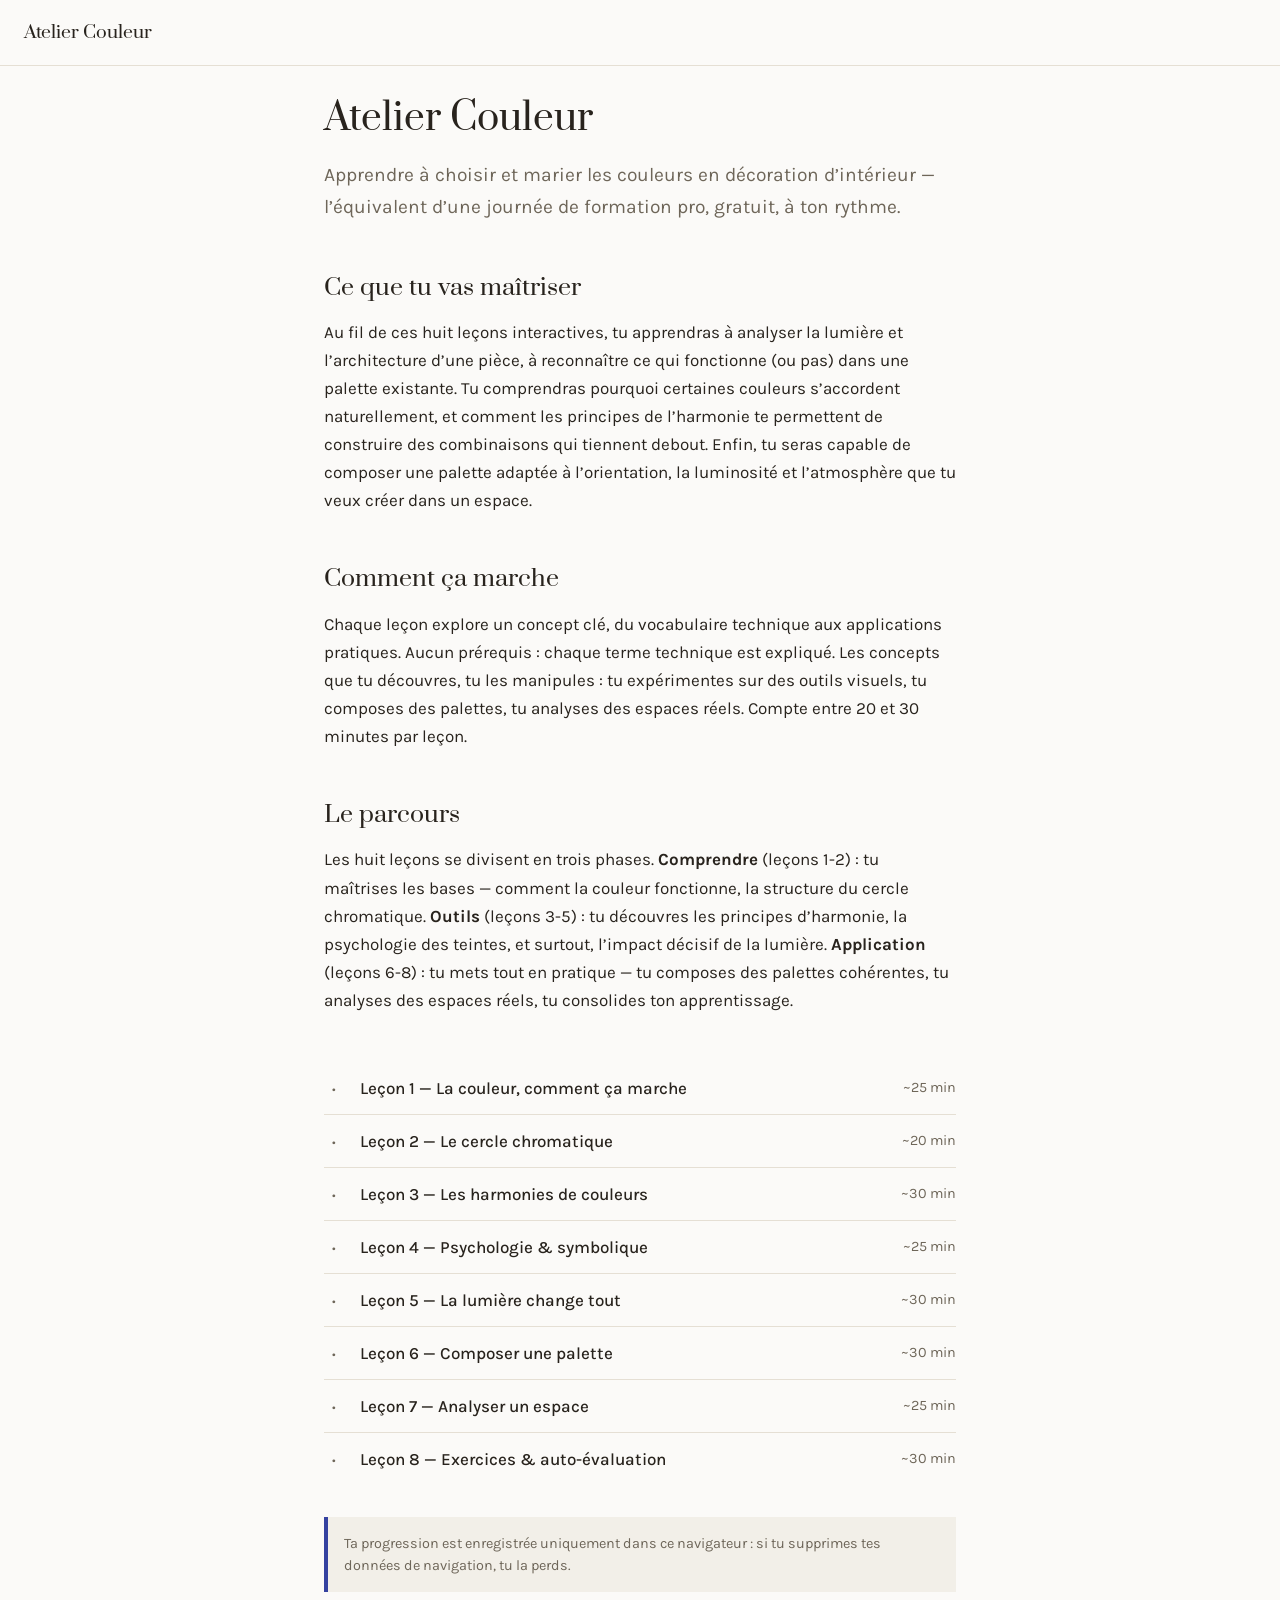
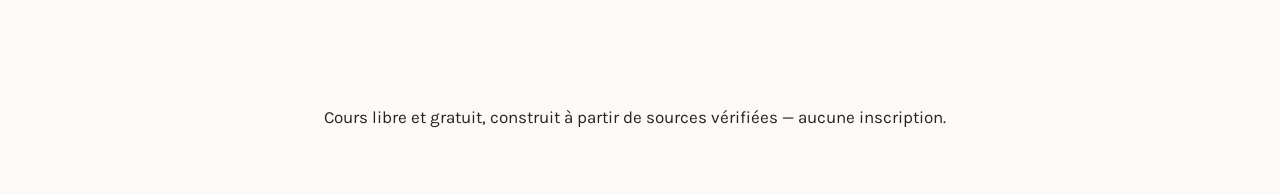
<file: index.html>
<!DOCTYPE html>
<html lang="fr">
<head>
<meta charset="utf-8">
<meta name="viewport" content="width=device-width, initial-scale=1">
<title>Accueil — Atelier Couleur</title>
<link rel="preconnect" href="https://fonts.googleapis.com">
<link rel="preconnect" href="https://fonts.gstatic.com" crossorigin>
<link href="https://fonts.googleapis.com/css2?family=Prata&family=Karla:ital,wght@0,400;0,500;0,700;1,400&family=IBM+Plex+Mono:wght@400;500&display=swap" rel="stylesheet">
<link rel="stylesheet" href="assets/style.css">
<style>
#lessons {
  margin-top: 3rem;
}

#lessons > p {
  margin-bottom: 1.5rem;
}

.progress-list {
  list-style: none;
  padding: 0;
  margin: 0;
}

.progress-list li {
  display: flex;
  align-items: center;
  gap: 1rem;
  padding: 0.75rem 0;
  border-bottom: 1px solid var(--line);
}

.progress-list li:last-child {
  border-bottom: none;
}

.done-check {
  flex-shrink: 0;
  width: 1.5rem;
  text-align: center;
  font-weight: 500;
}

.progress-list li:not(.is-done) .done-check {
  color: var(--muted);
}

.progress-list li.is-done {
  opacity: 0.7;
}

.progress-list a {
  flex: 1;
  color: var(--ink);
  text-decoration: none;
  font-weight: 500;
}

.progress-list a:hover {
  color: var(--accent);
  text-decoration: underline;
}

.progress-list .meta {
  flex-shrink: 0;
  color: var(--muted);
  font-size: 0.9rem;
}

.note {
  margin-top: 2rem;
  padding: 1rem;
  background: var(--surface);
  border-left: 4px solid var(--accent);
  color: var(--muted);
  font-size: 0.9rem;
  line-height: 1.5;
}
</style>
</head>
<body>
<header class="site-header" data-nav></header>
<main>
  <h1>Atelier Couleur</h1>
  <p class="lede">Apprendre à choisir et marier les couleurs en décoration d’intérieur — l’équivalent d’une journée de formation pro, gratuit, à ton rythme.</p>

  <section>
    <h2>Ce que tu vas maîtriser</h2>
    <p>Au fil de ces huit leçons interactives, tu apprendras à analyser la lumière et l’architecture d’une pièce, à reconnaître ce qui fonctionne (ou pas) dans une palette existante. Tu comprendras pourquoi certaines couleurs s’accordent naturellement, et comment les principes de l’harmonie te permettent de construire des combinaisons qui tiennent debout. Enfin, tu seras capable de composer une palette adaptée à l’orientation, la luminosité et l’atmosphère que tu veux créer dans un espace.</p>
  </section>

  <section>
    <h2>Comment ça marche</h2>
    <p>Chaque leçon explore un concept clé, du vocabulaire technique aux applications pratiques. Aucun prérequis : chaque terme technique est expliqué. Les concepts que tu découvres, tu les manipules : tu expérimentes sur des outils visuels, tu composes des palettes, tu analyses des espaces réels. Compte entre 20 et 30 minutes par leçon.</p>
  </section>

  <section>
    <h2>Le parcours</h2>
    <p>Les huit leçons se divisent en trois phases. <strong>Comprendre</strong> (leçons 1-2) : tu maîtrises les bases — comment la couleur fonctionne, la structure du cercle chromatique. <strong>Outils</strong> (leçons 3-5) : tu découvres les principes d’harmonie, la psychologie des teintes, et surtout, l’impact décisif de la lumière. <strong>Application</strong> (leçons 6-8) : tu mets tout en pratique — tu composes des palettes cohérentes, tu analyses des espaces réels, tu consolides ton apprentissage.</p>
  </section>

  <div id="lessons"></div>

  <p class="note">Ta progression est enregistrée uniquement dans ce navigateur : si tu supprimes tes données de navigation, tu la perds.</p>
</main>
<footer class="site-footer">Cours libre et gratuit, construit à partir de sources vérifiées — aucune inscription.</footer>
<script src="assets/course.js"></script>
<script>
(function () {
  const el = document.getElementById('lessons');
  if (!el || !window.AC) return;
  const done = AC.progress.get();
  const next = AC.LESSONS.find((l) => !done.includes(l.slug));
  if (done.length && next) {
    const p = document.createElement('p');
    const i = AC.LESSONS.indexOf(next);
    p.innerHTML = '<a class="btn" href="' + next.slug + '.html">Reprendre : Leçon ' + (i + 1) + ' — ' + next.title + '</a>';
    el.append(p);
  }
  const ul = document.createElement('ul');
  ul.className = 'progress-list';
  AC.LESSONS.forEach((l, i) => {
    const li = document.createElement('li');
    const d = done.includes(l.slug);
    if (d) li.className = 'is-done';
    li.innerHTML = '<span class="done-check">' + (d ? '✔' : '·') + '</span>' +
      '<a href="' + l.slug + '.html">Leçon ' + (i + 1) + ' — ' + l.title + '</a>' +
      '<span class="meta">~' + l.min + ' min</span>';
    ul.append(li);
  });
  el.append(ul);
})();
</script>
</body>
</html>
</file>
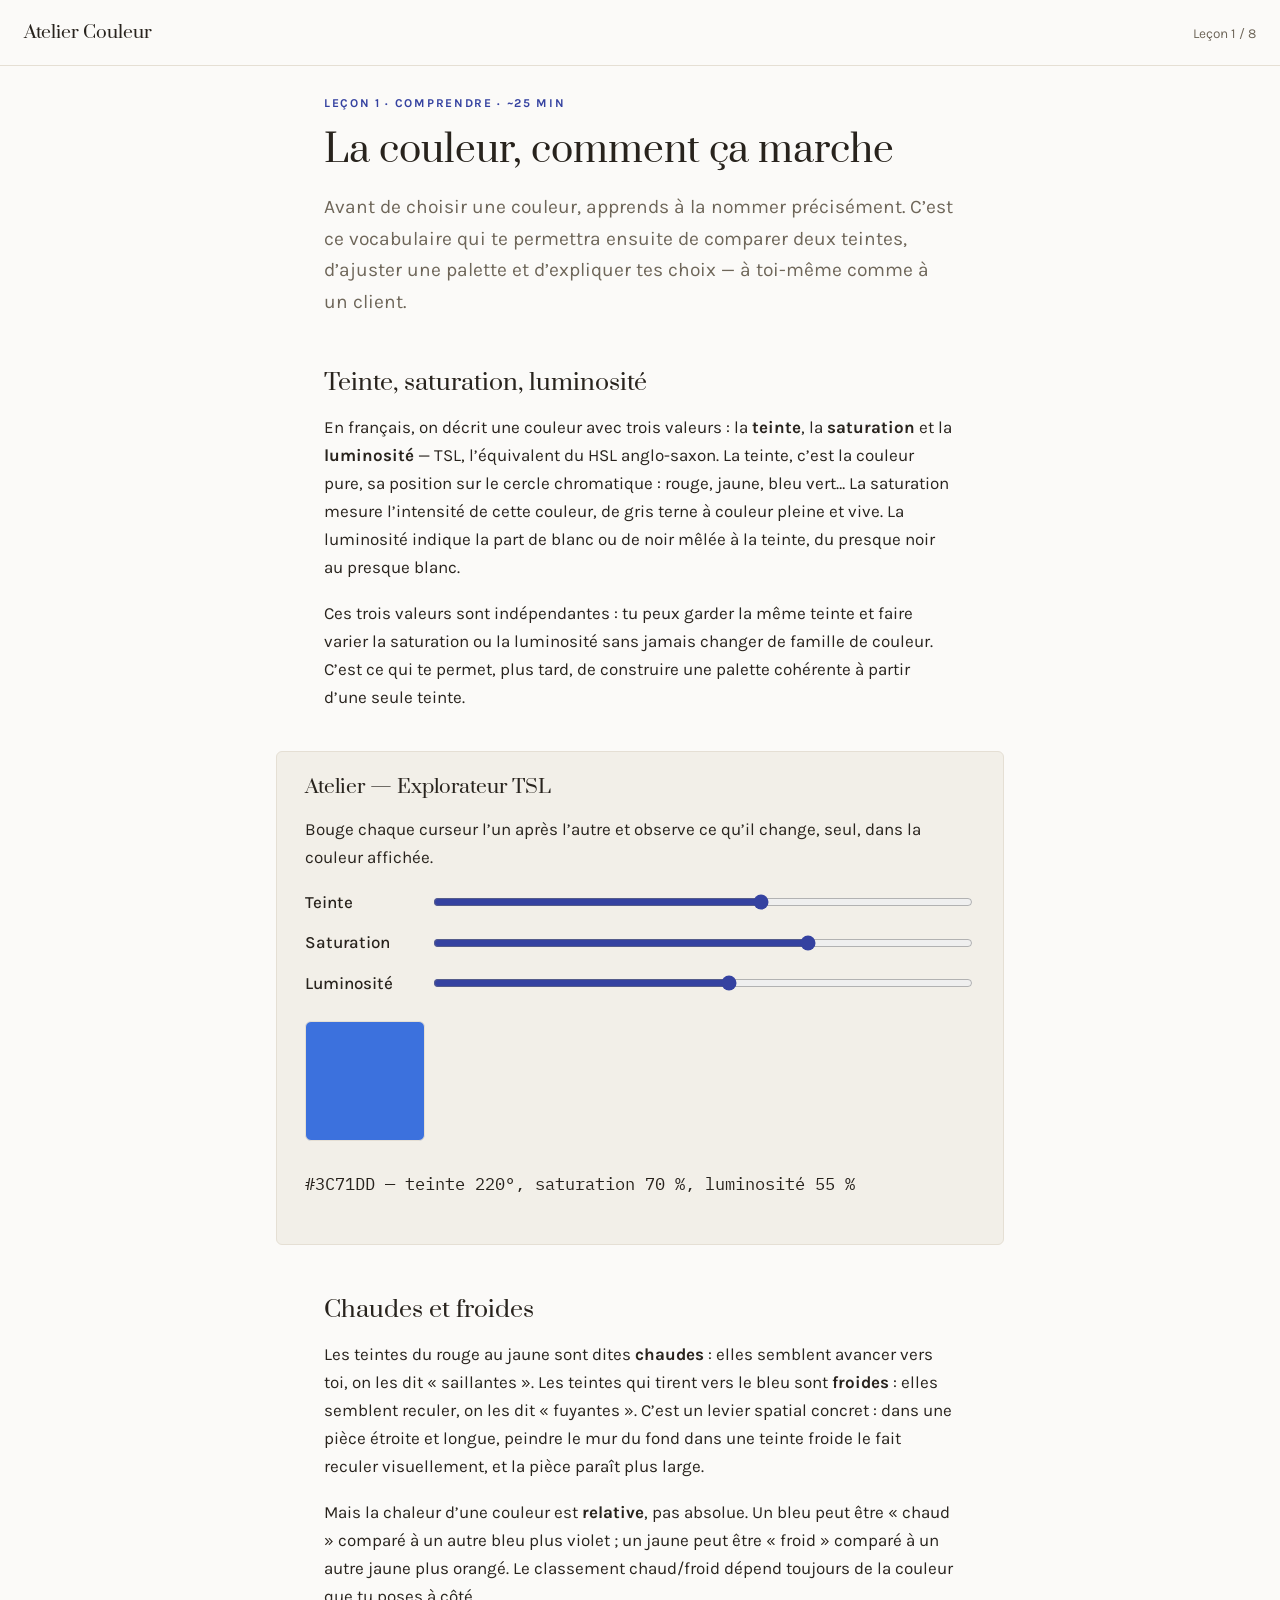
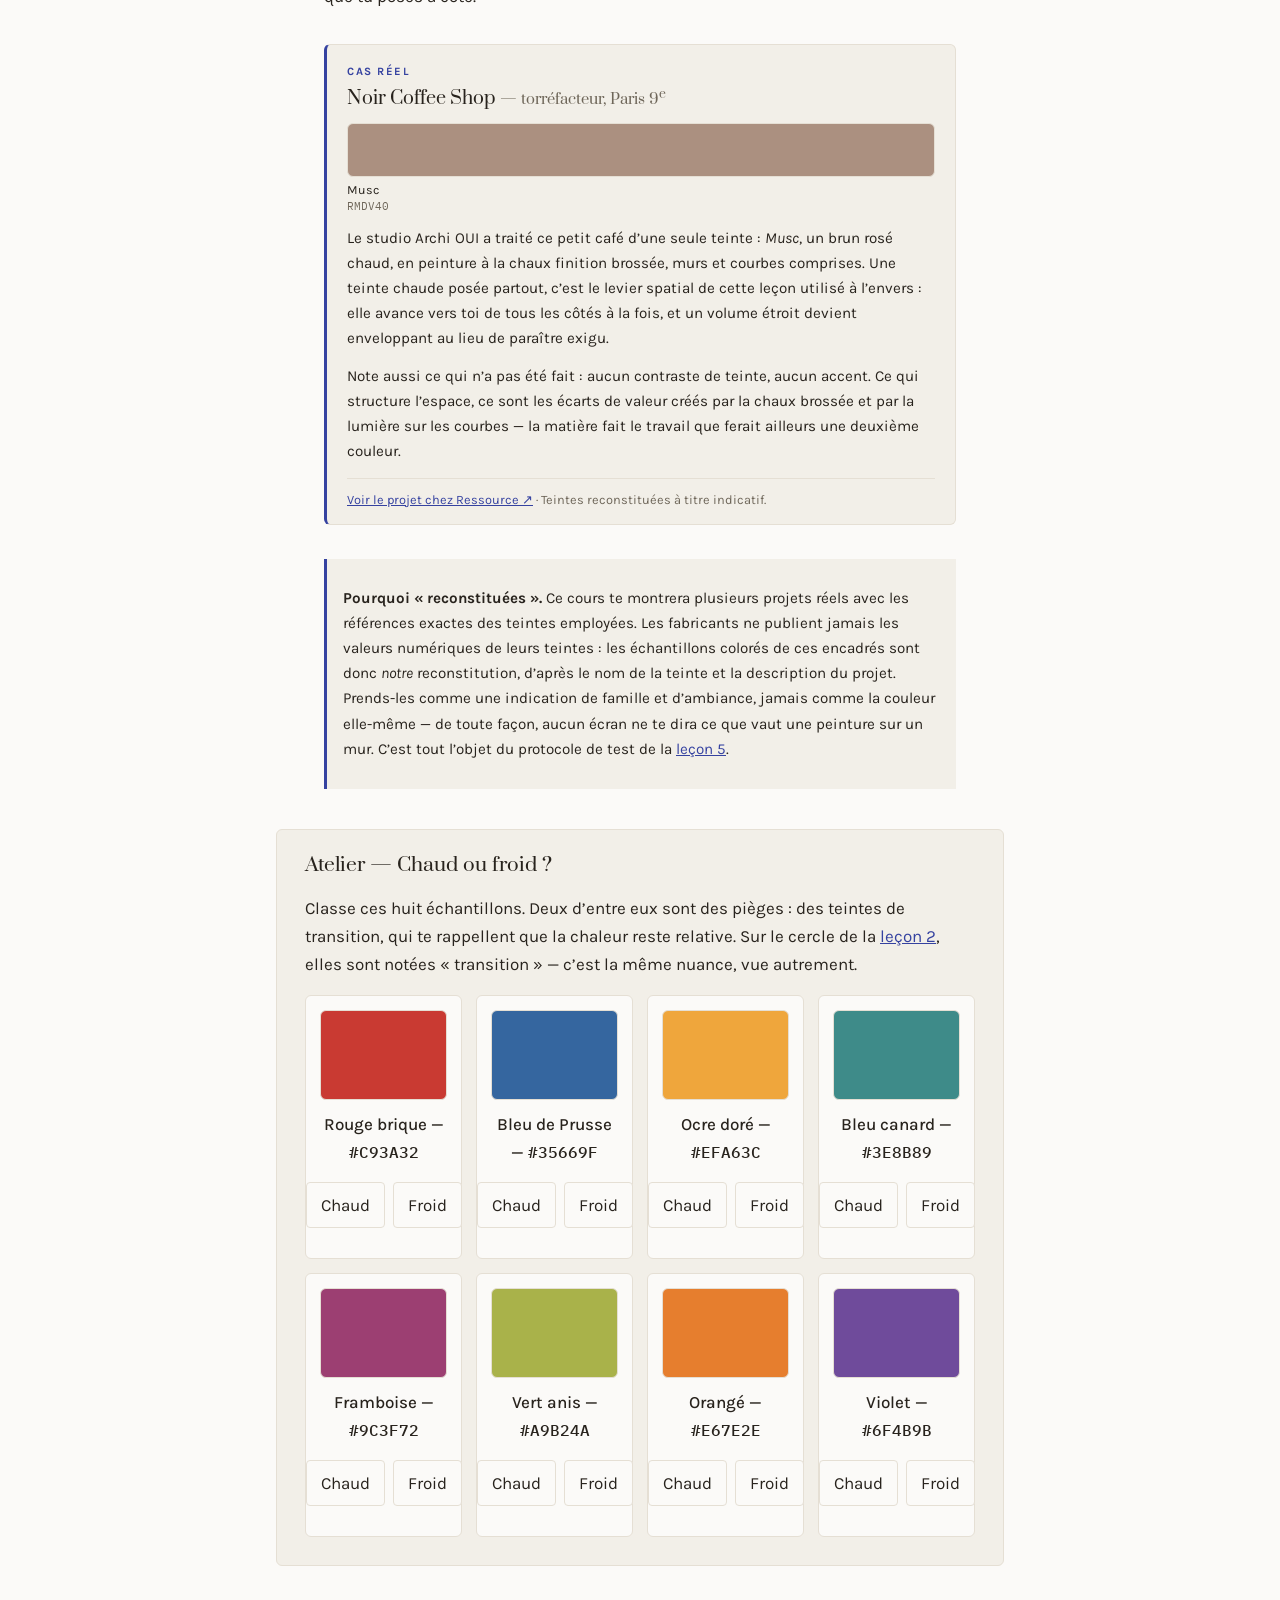
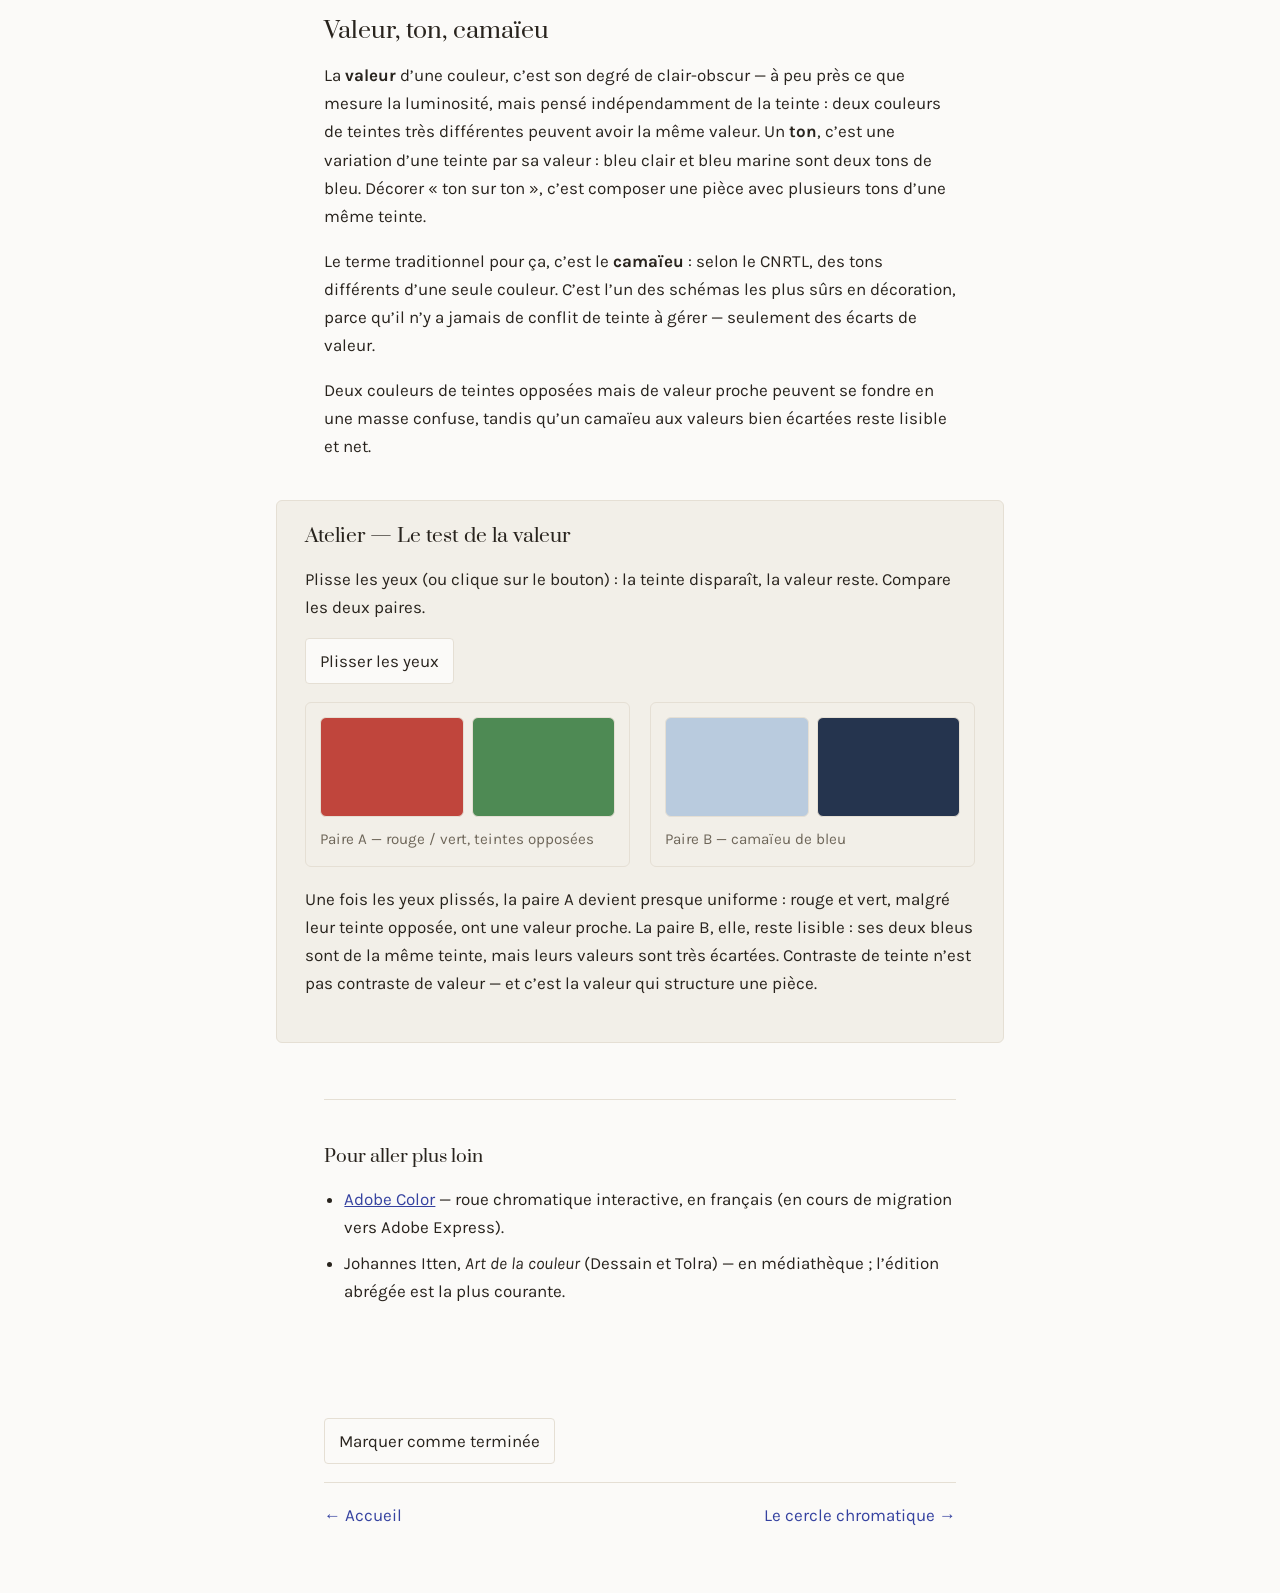
<file: 01-vocabulaire.html>
<!DOCTYPE html>
<html lang="fr">
<head>
<meta charset="utf-8">
<meta name="viewport" content="width=device-width, initial-scale=1">
<title>La couleur, comment ça marche — Atelier Couleur</title>
<link rel="preconnect" href="https://fonts.googleapis.com">
<link rel="preconnect" href="https://fonts.gstatic.com" crossorigin>
<link href="https://fonts.googleapis.com/css2?family=Prata&family=Karla:ital,wght@0,400;0,500;0,700;1,400&family=IBM+Plex+Mono:wght@400;500&display=swap" rel="stylesheet">
<link rel="stylesheet" href="assets/style.css">
<style>
.tsl-controls {
  display: grid;
  grid-template-columns: 110px 1fr;
  gap: 12px 16px;
  align-items: center;
  margin-bottom: 20px;
}

.tsl-controls label {
  font-weight: 500;
}

#tsl-swatch {
  width: 120px;
  height: 120px;
  margin: 4px 0 14px;
}

#tsl-out {
  font-size: 1.05rem;
}

.cf-card {
  border: 1px solid var(--line);
  border-radius: 6px;
  padding: 14px;
  background: var(--paper);
  text-align: center;
}

.cf-card .swatch {
  width: 100%;
  height: 90px;
  margin-bottom: 10px;
}

.cf-name {
  font-weight: 500;
  margin: 0 0 10px;
}

.cf-buttons {
  display: flex;
  gap: 8px;
  justify-content: center;
}

.cf-buttons button {
  flex: 1;
}

.cf-card .quiz-feedback {
  text-align: left;
}

.valeur-pairs {
  display: grid;
  grid-template-columns: 1fr 1fr;
  gap: 20px;
  margin: 18px 0;
}

@media (max-width: 480px) {
  .valeur-pairs {
    grid-template-columns: 1fr;
  }
}

.pair {
  border: 1px solid var(--line);
  border-radius: 6px;
  padding: 14px;
  transition: filter .3s;
}

.pair-swatches {
  display: flex;
  gap: 8px;
  margin-bottom: 10px;
}

.pair-swatches .swatch {
  flex: 1;
  width: auto;
  height: 100px;
}

.pair-label {
  margin: 0;
  font-size: .95rem;
  color: var(--muted);
}

.squint .pair {
  filter: grayscale(1) blur(3px);
}
</style>
</head>
<body data-lesson="01-vocabulaire">
<header class="site-header" data-nav></header>
<main>
  <p class="eyebrow">Leçon 1 · Comprendre · ~25 min</p>
  <h1>La couleur, comment ça marche</h1>
  <p class="lede">Avant de choisir une couleur, apprends à la nommer précisément. C’est ce vocabulaire qui te permettra ensuite de comparer deux teintes, d’ajuster une palette et d’expliquer tes choix — à toi-même comme à un client.</p>

  <section>
    <h2>Teinte, saturation, luminosité</h2>
    <p>En français, on décrit une couleur avec trois valeurs : la <strong>teinte</strong>, la <strong>saturation</strong> et la <strong>luminosité</strong> — TSL, l’équivalent du HSL anglo-saxon. La teinte, c’est la couleur pure, sa position sur le cercle chromatique : rouge, jaune, bleu vert… La saturation mesure l’intensité de cette couleur, de gris terne à couleur pleine et vive. La luminosité indique la part de blanc ou de noir mêlée à la teinte, du presque noir au presque blanc.</p>
    <p>Ces trois valeurs sont indépendantes : tu peux garder la même teinte et faire varier la saturation ou la luminosité sans jamais changer de famille de couleur. C’est ce qui te permet, plus tard, de construire une palette cohérente à partir d’une seule teinte.</p>
  </section>

  <section class="atelier">
    <h2>Atelier — Explorateur TSL</h2>
    <p>Bouge chaque curseur l’un après l’autre et observe ce qu’il change, seul, dans la couleur affichée.</p>
    <div id="tsl">
      <div class="tsl-controls">
        <label for="tsl-t">Teinte</label>
        <input type="range" id="tsl-t" min="0" max="360" value="220">
        <label for="tsl-s">Saturation</label>
        <input type="range" id="tsl-s" min="0" max="100" value="70">
        <label for="tsl-l">Luminosité</label>
        <input type="range" id="tsl-l" min="0" max="100" value="55">
      </div>
      <div id="tsl-swatch" class="swatch"></div>
      <p id="tsl-out" class="hex"></p>
    </div>
  </section>

  <section>
    <h2>Chaudes et froides</h2>
    <p>Les teintes du rouge au jaune sont dites <strong>chaudes</strong> : elles semblent avancer vers toi, on les dit « saillantes ». Les teintes qui tirent vers le bleu sont <strong>froides</strong> : elles semblent reculer, on les dit « fuyantes ». C’est un levier spatial concret : dans une pièce étroite et longue, peindre le mur du fond dans une teinte froide le fait reculer visuellement, et la pièce paraît plus large.</p>
    <p>Mais la chaleur d’une couleur est <strong>relative</strong>, pas absolue. Un bleu peut être « chaud » comparé à un autre bleu plus violet ; un jaune peut être « froid » comparé à un autre jaune plus orangé. Le classement chaud/froid dépend toujours de la couleur que tu poses à côté.</p>

    <aside class="cas-reel">
      <p class="cas-eyebrow">Cas réel</p>
      <h3>Noir Coffee Shop <span class="cas-place">— torréfacteur, Paris 9<sup>e</sup></span></h3>
      <ul class="cas-swatches">
        <li><span class="swatch" style="background:#AB9080"></span><span class="cas-shade">Musc</span><span class="hex">RMDV40</span></li>
      </ul>
      <p>Le studio Archi OUI a traité ce petit café d’une seule teinte : <em>Musc</em>, un brun rosé chaud, en peinture à la chaux finition brossée, murs et courbes comprises. Une teinte chaude posée partout, c’est le levier spatial de cette leçon utilisé à l’envers : elle avance vers toi de tous les côtés à la fois, et un volume étroit devient enveloppant au lieu de paraître exigu.</p>
      <p>Note aussi ce qui n’a pas été fait : aucun contraste de teinte, aucun accent. Ce qui structure l’espace, ce sont les écarts de valeur créés par la chaux brossée et par la lumière sur les courbes — la matière fait le travail que ferait ailleurs une deuxième couleur.</p>
      <p class="cas-source"><a href="https://ressource-peintures.com/inspiration/projet/noir-coffee-shop/">Voir le projet chez Ressource ↗</a> · Teintes reconstituées à titre indicatif.</p>
    </aside>

    <aside class="note">
      <p><strong>Pourquoi « reconstituées ».</strong> Ce cours te montrera plusieurs projets réels avec les références exactes des teintes employées. Les fabricants ne publient jamais les valeurs numériques de leurs teintes : les échantillons colorés de ces encadrés sont donc <em>notre</em> reconstitution, d’après le nom de la teinte et la description du projet. Prends-les comme une indication de famille et d’ambiance, jamais comme la couleur elle-même — de toute façon, aucun écran ne te dira ce que vaut une peinture sur un mur. C’est tout l’objet du protocole de test de la <a href="05-lumiere.html">leçon 5</a>.</p>
    </aside>
  </section>

  <section class="atelier">
    <h2>Atelier — Chaud ou froid ?</h2>
    <p>Classe ces huit échantillons. Deux d’entre eux sont des pièges : des teintes de transition, qui te rappellent que la chaleur reste relative. Sur le cercle de la <a href="02-cercle.html">leçon 2</a>, elles sont notées « transition » — c’est la même nuance, vue autrement.</p>
    <div id="chaud-froid" class="card-grid"></div>
  </section>

  <section>
    <h2>Valeur, ton, camaïeu</h2>
    <p>La <strong>valeur</strong> d’une couleur, c’est son degré de clair-obscur — à peu près ce que mesure la luminosité, mais pensé indépendamment de la teinte : deux couleurs de teintes très différentes peuvent avoir la même valeur. Un <strong>ton</strong>, c’est une variation d’une teinte par sa valeur : bleu clair et bleu marine sont deux tons de bleu. Décorer « ton sur ton », c’est composer une pièce avec plusieurs tons d’une même teinte.</p>
    <p>Le terme traditionnel pour ça, c’est le <strong>camaïeu</strong> : selon le CNRTL, des tons différents d’une seule couleur. C’est l’un des schémas les plus sûrs en décoration, parce qu’il n’y a jamais de conflit de teinte à gérer — seulement des écarts de valeur.</p>
    <p>Deux couleurs de teintes opposées mais de valeur proche peuvent se fondre en une masse confuse, tandis qu’un camaïeu aux valeurs bien écartées reste lisible et net.</p>
  </section>

  <section class="atelier">
    <h2>Atelier — Le test de la valeur</h2>
    <p>Plisse les yeux (ou clique sur le bouton) : la teinte disparaît, la valeur reste. Compare les deux paires.</p>
    <div id="valeur-test">
      <button type="button" class="btn" id="squint-btn" aria-pressed="false">Plisser les yeux</button>
      <div class="valeur-pairs">
        <div class="pair">
          <div class="pair-swatches">
            <div class="swatch" style="background:#C0453C"></div>
            <div class="swatch" style="background:#4E8A54"></div>
          </div>
          <p class="pair-label">Paire A — rouge / vert, teintes opposées</p>
        </div>
        <div class="pair">
          <div class="pair-swatches">
            <div class="swatch" style="background:#B9CBDE"></div>
            <div class="swatch" style="background:#25344E"></div>
          </div>
          <p class="pair-label">Paire B — camaïeu de bleu</p>
        </div>
      </div>
    </div>
    <p>Une fois les yeux plissés, la paire A devient presque uniforme : rouge et vert, malgré leur teinte opposée, ont une valeur proche. La paire B, elle, reste lisible : ses deux bleus sont de la même teinte, mais leurs valeurs sont très écartées. Contraste de teinte n’est pas contraste de valeur — et c’est la valeur qui structure une pièce.</p>
  </section>

  <aside class="further">
    <h2>Pour aller plus loin</h2>
    <ul>
      <li><a href="https://color.adobe.com/fr/create/color-wheel">Adobe Color</a> — roue chromatique interactive, en français (en cours de migration vers Adobe Express).</li>
      <li>Johannes Itten, <em>Art de la couleur</em> (Dessain et Tolra) — en médiathèque ; l’édition abrégée est la plus courante.</li>
    </ul>
  </aside>
</main>
<footer class="site-footer" data-lesson-nav></footer>
<script src="assets/course.js"></script>
<script>
(function () {
  const el = document.getElementById('tsl');
  if (!el) return;
  const [t, s, l] = ['t', 's', 'l'].map((id) => document.getElementById('tsl-' + id));
  const sw = document.getElementById('tsl-swatch'), out = document.getElementById('tsl-out');
  function hex(h, sv, lv) {
    const a = (sv / 100) * Math.min(lv / 100, 1 - lv / 100);
    const f = (n) => {
      const k = (n + h / 30) % 12;
      const c = lv / 100 - a * Math.max(-1, Math.min(k - 3, 9 - k, 1));
      return Math.round(255 * c).toString(16).padStart(2, '0');
    };
    return '#' + f(0) + f(8) + f(4);
  }
  function render() {
    const c = 'hsl(' + t.value + ' ' + s.value + '% ' + l.value + '%)';
    sw.style.background = c;
    out.textContent = hex(+t.value, +s.value, +l.value).toUpperCase() +
      ' — teinte ' + t.value + '°, saturation ' + s.value + ' %, luminosité ' + l.value + ' %';
  }
  [t, s, l].forEach((r) => r.addEventListener('input', render));
  render();
})();

(function () {
  const el = document.getElementById('chaud-froid');
  if (!el) return;
  const ITEMS = [
    { hex: '#C93A32', name: 'Rouge brique', t: 'chaud', why: 'Famille rouge→jaune : chaud.' },
    { hex: '#35669F', name: 'Bleu de Prusse', t: 'froid', why: 'Les bleus sont le cœur des froids.' },
    { hex: '#EFA63C', name: 'Ocre doré', t: 'chaud', why: 'Jaune orangé : chaud, il avance.' },
    { hex: '#3E8B89', name: 'Bleu canard', t: 'froid', why: 'Bleu-vert : froid, il recule.' },
    { hex: '#9C3F72', name: 'Framboise', t: 'chaud', why: 'Piège : un rouge violacé reste chaud… mais c’est un chaud « refroidi » par le bleu. La chaleur est relative.' },
    { hex: '#A9B24A', name: 'Vert anis', t: 'froid', why: 'Piège inverse : un vert jauni est un froid « réchauffé ». Les transitions existent.' },
    { hex: '#E67E2E', name: 'Orangé', t: 'chaud', why: 'Le plus chaud du cercle.' },
    { hex: '#6F4B9B', name: 'Violet', t: 'froid', why: 'Dominante bleue : froid.' },
  ];
  ITEMS.forEach((item) => {
    const card = document.createElement('div');
    card.className = 'cf-card';
    const sw = document.createElement('div');
    sw.className = 'swatch';
    sw.style.background = item.hex;
    const name = document.createElement('p');
    name.className = 'cf-name';
    name.innerHTML = item.name + ' — <span class="hex">' + item.hex.toUpperCase() + '</span>';
    const buttons = document.createElement('div');
    buttons.className = 'cf-buttons';
    const fb = document.createElement('p');
    fb.className = 'quiz-feedback';
    [['chaud', 'Chaud'], ['froid', 'Froid']].forEach(([choice, label]) => {
      const b = document.createElement('button');
      b.type = 'button';
      b.className = 'quiz-choice';
      b.textContent = label;
      b.addEventListener('click', () => {
        if (card.dataset.done) return;
        card.dataset.done = '1';
        const ok = choice === item.t;
        b.classList.add(ok ? 'is-right' : 'is-wrong');
        buttons.querySelectorAll('button').forEach((x) => { x.disabled = true; });
        fb.textContent = (ok ? '✔ ' : '✘ ') + item.why;
      });
      buttons.append(b);
    });
    card.append(sw, name, buttons, fb);
    el.append(card);
  });
})();

(function () {
  const el = document.getElementById('valeur-test');
  if (!el) return;
  const btn = document.getElementById('squint-btn');
  btn.addEventListener('click', () => {
    const on = el.classList.toggle('squint');
    btn.textContent = on ? 'Rouvrir les yeux' : 'Plisser les yeux';
    btn.setAttribute('aria-pressed', String(on));
  });
})();
</script>
</body>
</html>
</file>
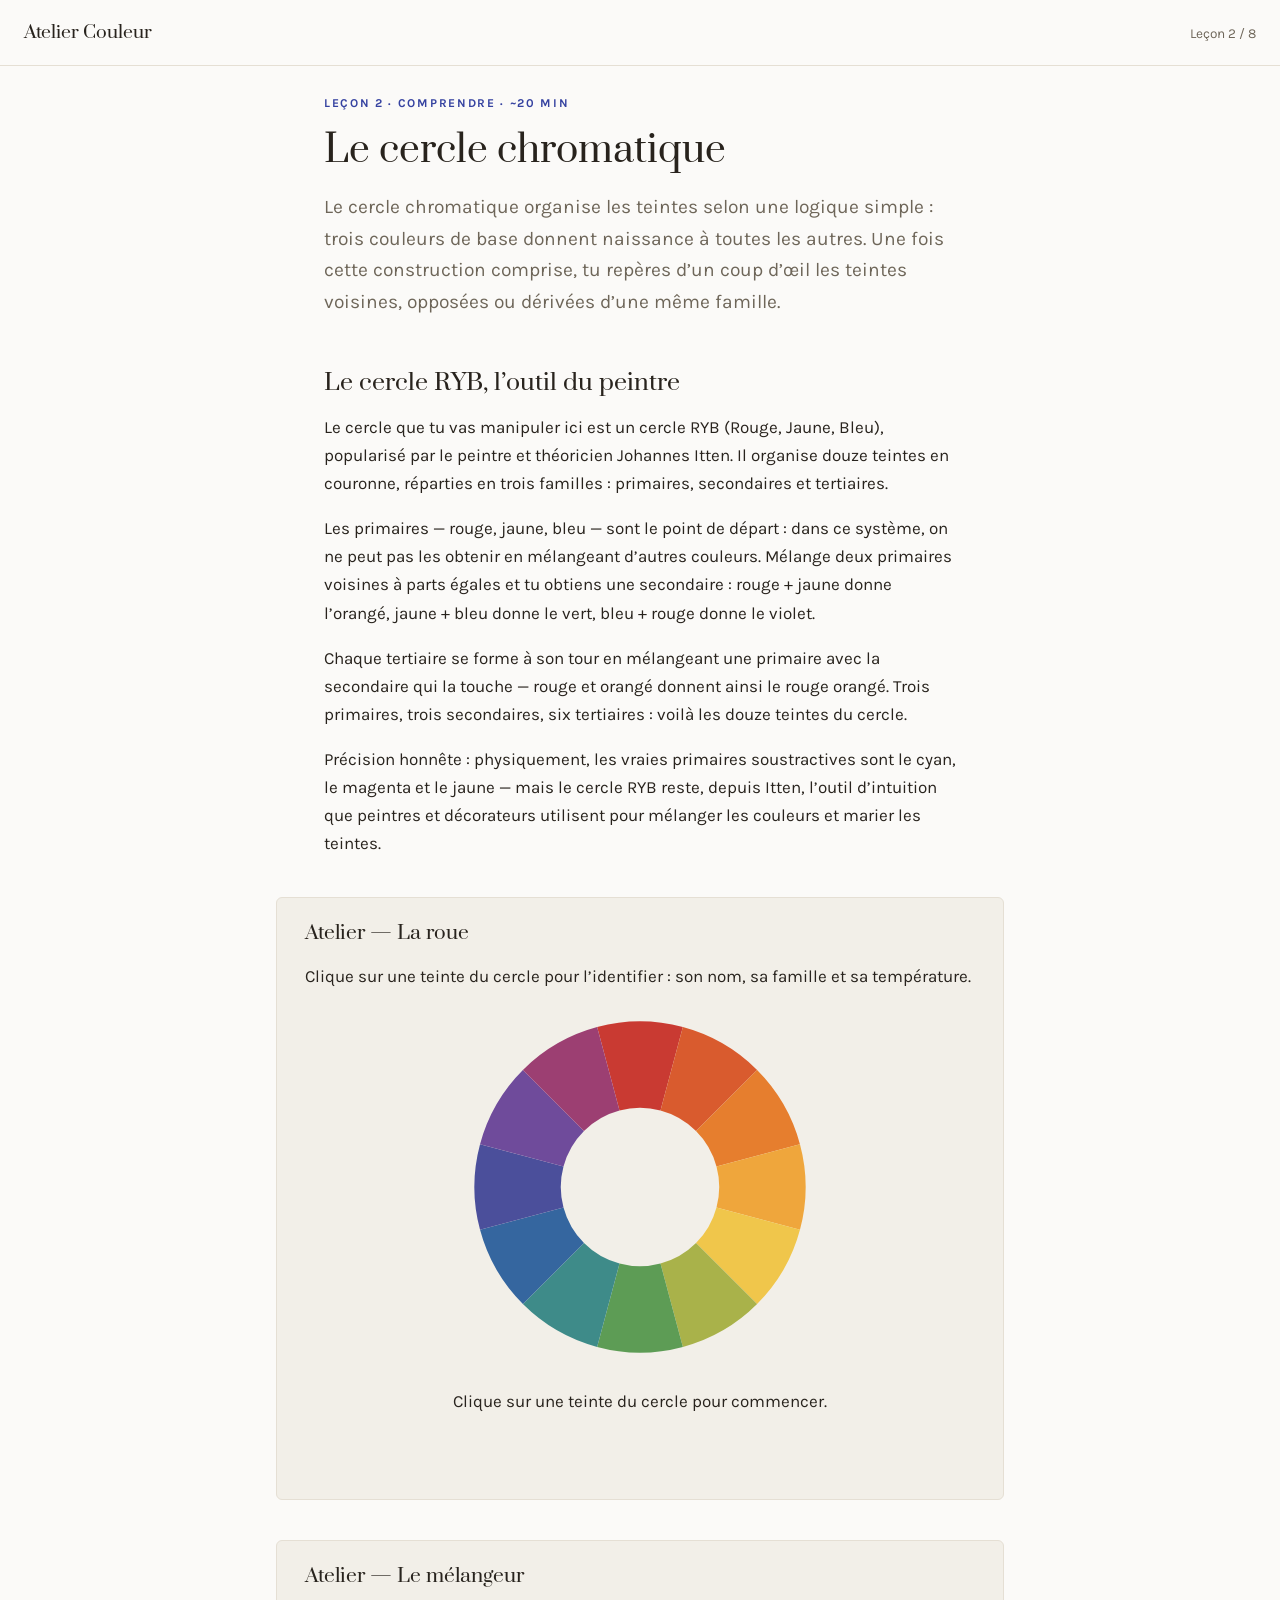
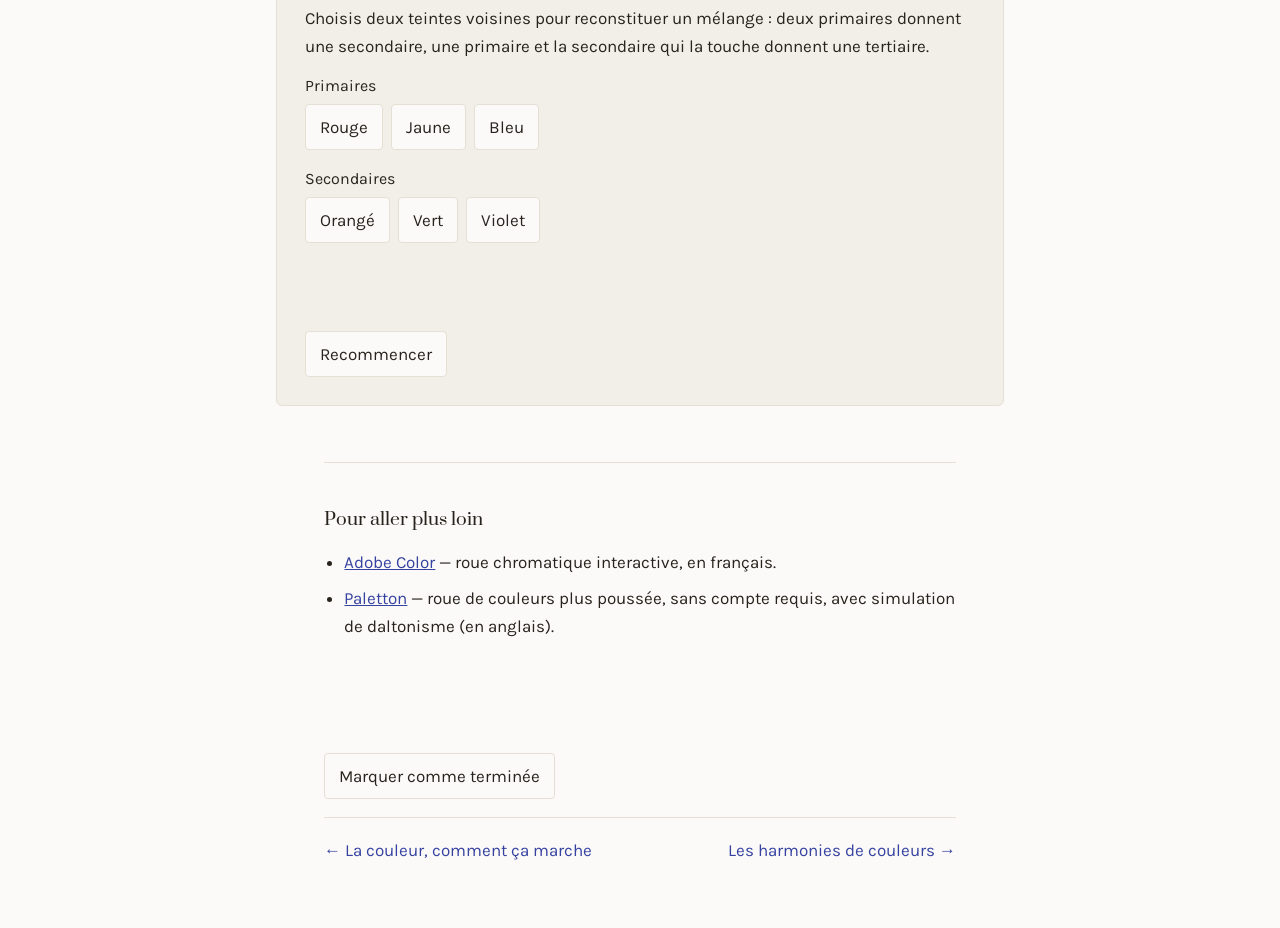
<file: 02-cercle.html>
<!DOCTYPE html>
<html lang="fr">
<head>
<meta charset="utf-8">
<meta name="viewport" content="width=device-width, initial-scale=1">
<title>Le cercle chromatique — Atelier Couleur</title>
<link rel="preconnect" href="https://fonts.googleapis.com">
<link rel="preconnect" href="https://fonts.gstatic.com" crossorigin>
<link href="https://fonts.googleapis.com/css2?family=Prata&family=Karla:ital,wght@0,400;0,500;0,700;1,400&family=IBM+Plex+Mono:wght@400;500&display=swap" rel="stylesheet">
<link rel="stylesheet" href="assets/style.css">
<style>
#wheel {
  display: block;
  margin: 0 auto 20px;
}

#wheel-info {
  min-height: 84px;
  text-align: center;
}

#wheel-info .hue-name {
  font-weight: 700;
  font-size: 1.1rem;
  margin: 0 0 4px;
}

#wheel-info p {
  margin: 4px 0;
}

.mixer-row {
  margin-bottom: 20px;
}

.mixer-row h3 {
  margin: 0 0 8px;
  font-size: 1rem;
  font-family: inherit;
}

.mixer-buttons {
  display: flex;
  gap: 8px;
  flex-wrap: wrap;
}

.mixer-result {
  min-height: 48px;
  display: flex;
  align-items: center;
  gap: 12px;
  font-size: 1.05rem;
  margin: 10px 0 20px;
}

.mixer-result .swatch {
  width: 44px;
  height: 44px;
}
</style>
</head>
<body data-lesson="02-cercle">
<header class="site-header" data-nav></header>
<main>
  <p class="eyebrow">Leçon 2 · Comprendre · ~20 min</p>
  <h1>Le cercle chromatique</h1>
  <p class="lede">Le cercle chromatique organise les teintes selon une logique simple : trois couleurs de base donnent naissance à toutes les autres. Une fois cette construction comprise, tu repères d’un coup d’œil les teintes voisines, opposées ou dérivées d’une même famille.</p>

  <section>
    <h2>Le cercle RYB, l’outil du peintre</h2>
    <p>Le cercle que tu vas manipuler ici est un cercle RYB (Rouge, Jaune, Bleu), popularisé par le peintre et théoricien Johannes Itten. Il organise douze teintes en couronne, réparties en trois familles : primaires, secondaires et tertiaires.</p>
    <p>Les primaires — rouge, jaune, bleu — sont le point de départ : dans ce système, on ne peut pas les obtenir en mélangeant d’autres couleurs. Mélange deux primaires voisines à parts égales et tu obtiens une secondaire : rouge + jaune donne l’orangé, jaune + bleu donne le vert, bleu + rouge donne le violet.</p>
    <p>Chaque tertiaire se forme à son tour en mélangeant une primaire avec la secondaire qui la touche — rouge et orangé donnent ainsi le rouge orangé. Trois primaires, trois secondaires, six tertiaires : voilà les douze teintes du cercle.</p>
    <p>Précision honnête : physiquement, les vraies primaires soustractives sont le cyan, le magenta et le jaune — mais le cercle RYB reste, depuis Itten, l’outil d’intuition que peintres et décorateurs utilisent pour mélanger les couleurs et marier les teintes.</p>
  </section>

  <section class="atelier">
    <h2>Atelier — La roue</h2>
    <p>Clique sur une teinte du cercle pour l’identifier : son nom, sa famille et sa température.</p>
    <canvas id="wheel" style="width:min(360px,90%)" aria-label="Cercle chromatique de 12 teintes" role="img"></canvas>
    <div id="wheel-info">
      <p>Clique sur une teinte du cercle pour commencer.</p>
    </div>
  </section>

  <section class="atelier">
    <h2>Atelier — Le mélangeur</h2>
    <p>Choisis deux teintes voisines pour reconstituer un mélange : deux primaires donnent une secondaire, une primaire et la secondaire qui la touche donnent une tertiaire.</p>
    <div id="mixer">
      <div class="mixer-row">
        <h3>Primaires</h3>
        <div class="mixer-buttons">
          <button type="button" class="btn mixer-btn" data-i="0">Rouge</button>
          <button type="button" class="btn mixer-btn" data-i="4">Jaune</button>
          <button type="button" class="btn mixer-btn" data-i="8">Bleu</button>
        </div>
      </div>
      <div class="mixer-row">
        <h3>Secondaires</h3>
        <div class="mixer-buttons">
          <button type="button" class="btn mixer-btn" data-i="2">Orangé</button>
          <button type="button" class="btn mixer-btn" data-i="6">Vert</button>
          <button type="button" class="btn mixer-btn" data-i="10">Violet</button>
        </div>
      </div>
      <p class="mixer-result" id="mixer-result" aria-live="polite"></p>
      <button type="button" class="btn" id="mixer-reset">Recommencer</button>
    </div>
  </section>

  <aside class="further">
    <h2>Pour aller plus loin</h2>
    <ul>
      <li><a href="https://color.adobe.com/fr/create/color-wheel">Adobe Color</a> — roue chromatique interactive, en français.</li>
      <li><a href="https://paletton.com">Paletton</a> — roue de couleurs plus poussée, sans compte requis, avec simulation de daltonisme (en anglais).</li>
    </ul>
  </aside>
</main>
<footer class="site-footer" data-lesson-nav></footer>
<script src="assets/course.js"></script>
<script>
(function () {
  const cv = document.getElementById('wheel');
  const info = document.getElementById('wheel-info');
  if (!cv || !info) return;
  const FAMILY_EXPLAIN = {
    primaire: 'une teinte de base, à l’origine de toutes les autres.',
    secondaire: 'un mélange à parts égales de deux primaires voisines.',
    tertiaire: 'un mélange d’une primaire et de la secondaire qui la touche.',
  };
  function renderInfo(i) {
    const h = AC.HUES[i];
    info.innerHTML =
      '<p class="hue-name">' + h.name + '</p>' +
      '<p>Famille : <strong>' + h.family + '</strong> — ' + FAMILY_EXPLAIN[h.family] + '</p>' +
      '<p>Température : <strong>' + h.temp + '</strong></p>';
  }
  const state = {
    selected: [],
    onPick(i) {
      state.selected = [i];
      AC.drawWheel(cv, state);
      renderInfo(i);
    },
  };
  AC.drawWheel(cv, state);
  window.addEventListener('resize', () => AC.drawWheel(cv, state));
})();

(function () {
  const el = document.getElementById('mixer');
  if (!el) return;
  const MIX = {
    '0-4': 2, '4-8': 6, '0-8': 10,
    '0-2': 1, '2-4': 3, '4-6': 5, '6-8': 7, '8-10': 9, '0-10': 11,
  };
  const buttons = Array.from(el.querySelectorAll('.mixer-btn'));
  const result = document.getElementById('mixer-result');
  const resetBtn = document.getElementById('mixer-reset');
  const state = { selected: [] };
  function key(a, b) {
    return [a, b].sort((x, y) => x - y).join('-');
  }
  function render() {
    buttons.forEach((b) => {
      const i = Number(b.dataset.i);
      b.classList.toggle('is-active', state.selected.includes(i));
    });
    if (state.selected.length < 2) {
      result.innerHTML = '';
      return;
    }
    const k = key(state.selected[0], state.selected[1]);
    const r = MIX[k];
    if (r === undefined) {
      result.textContent = 'Ces deux teintes ne se mélangent pas directement ici — choisis deux teintes voisines sur le cercle.';
      return;
    }
    const a = AC.HUES[state.selected[0]], b = AC.HUES[state.selected[1]], c = AC.HUES[r];
    result.innerHTML =
      '<span class="swatch" style="background:' + c.hex + '"></span>' +
      '<span>' + a.name + ' + ' + b.name + ' = ' + c.name + '</span>';
  }
  buttons.forEach((b) => {
    b.addEventListener('click', () => {
      const i = Number(b.dataset.i);
      const idx = state.selected.indexOf(i);
      if (idx >= 0) {
        state.selected.splice(idx, 1);
      } else if (state.selected.length >= 2) {
        state.selected = [i];
      } else {
        state.selected.push(i);
      }
      render();
    });
  });
  resetBtn.addEventListener('click', () => {
    state.selected = [];
    render();
  });
  render();
})();
</script>
</body>
</html>
</file>
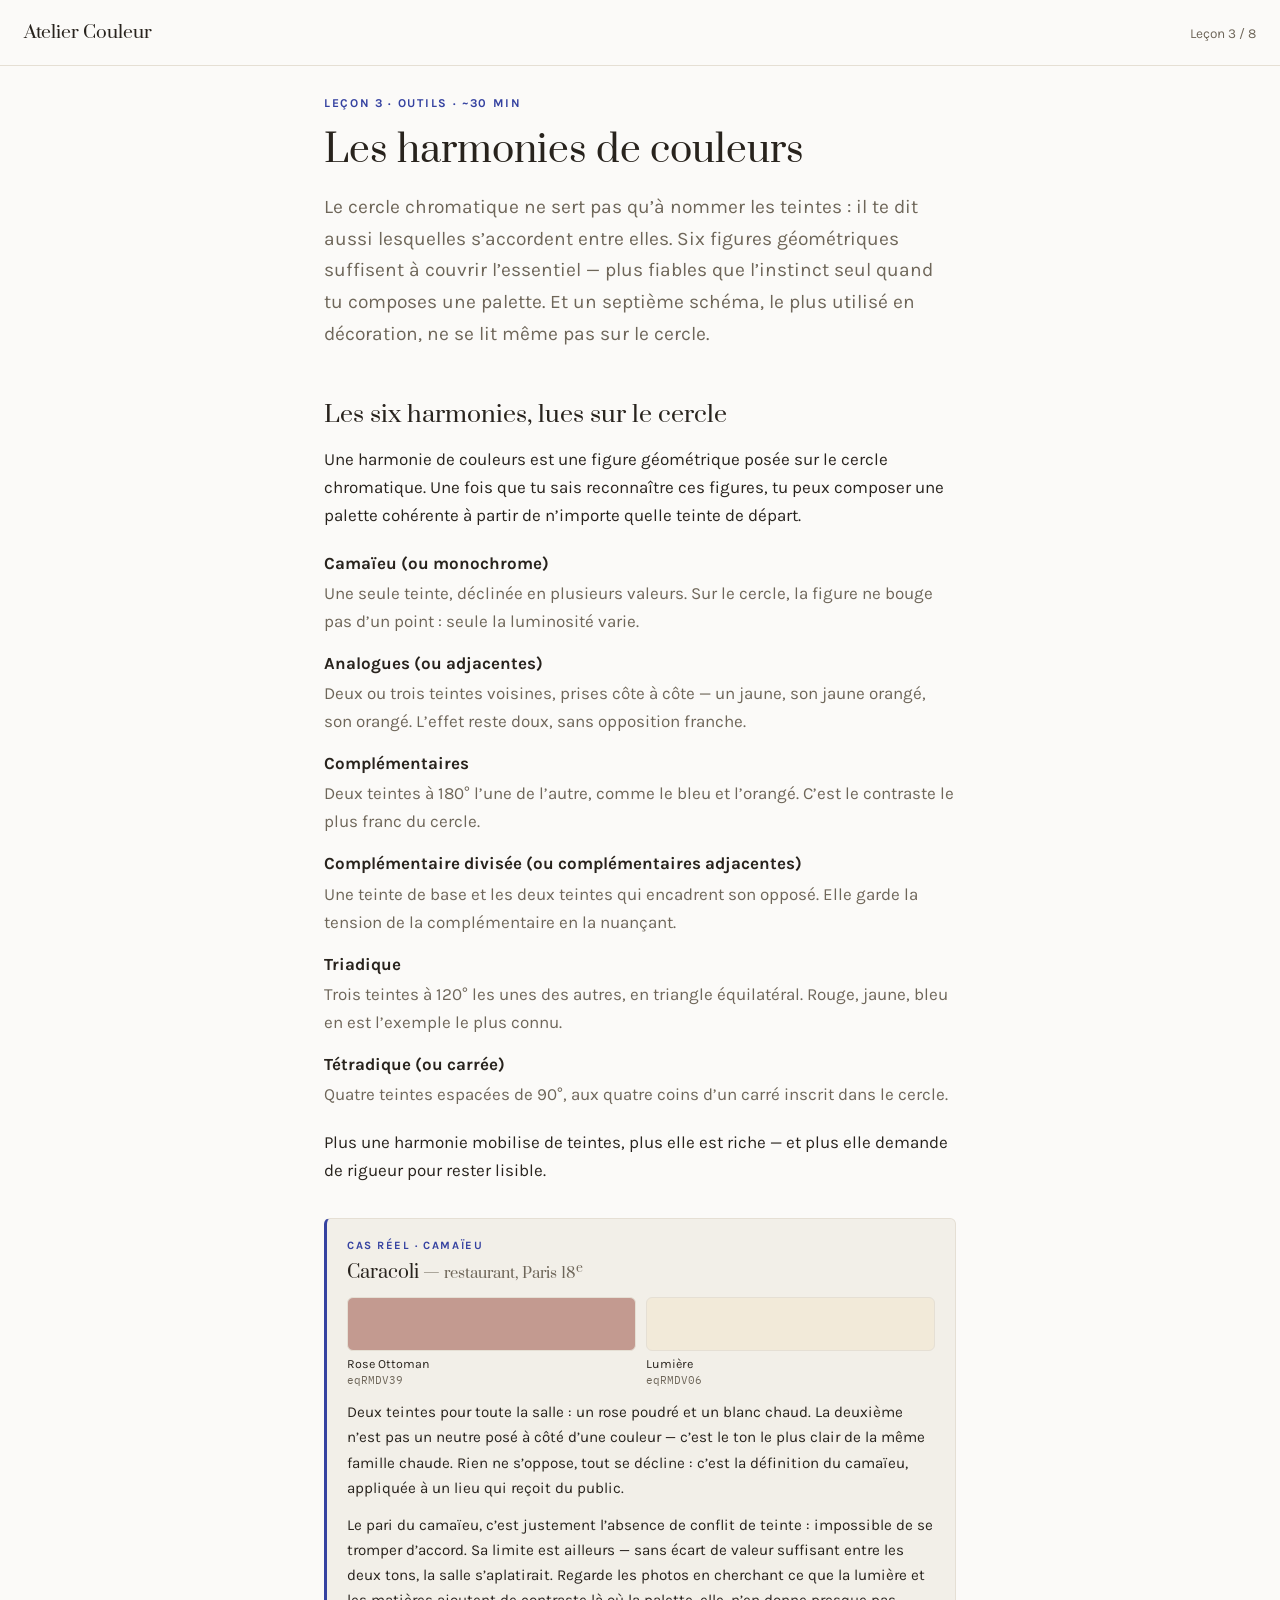
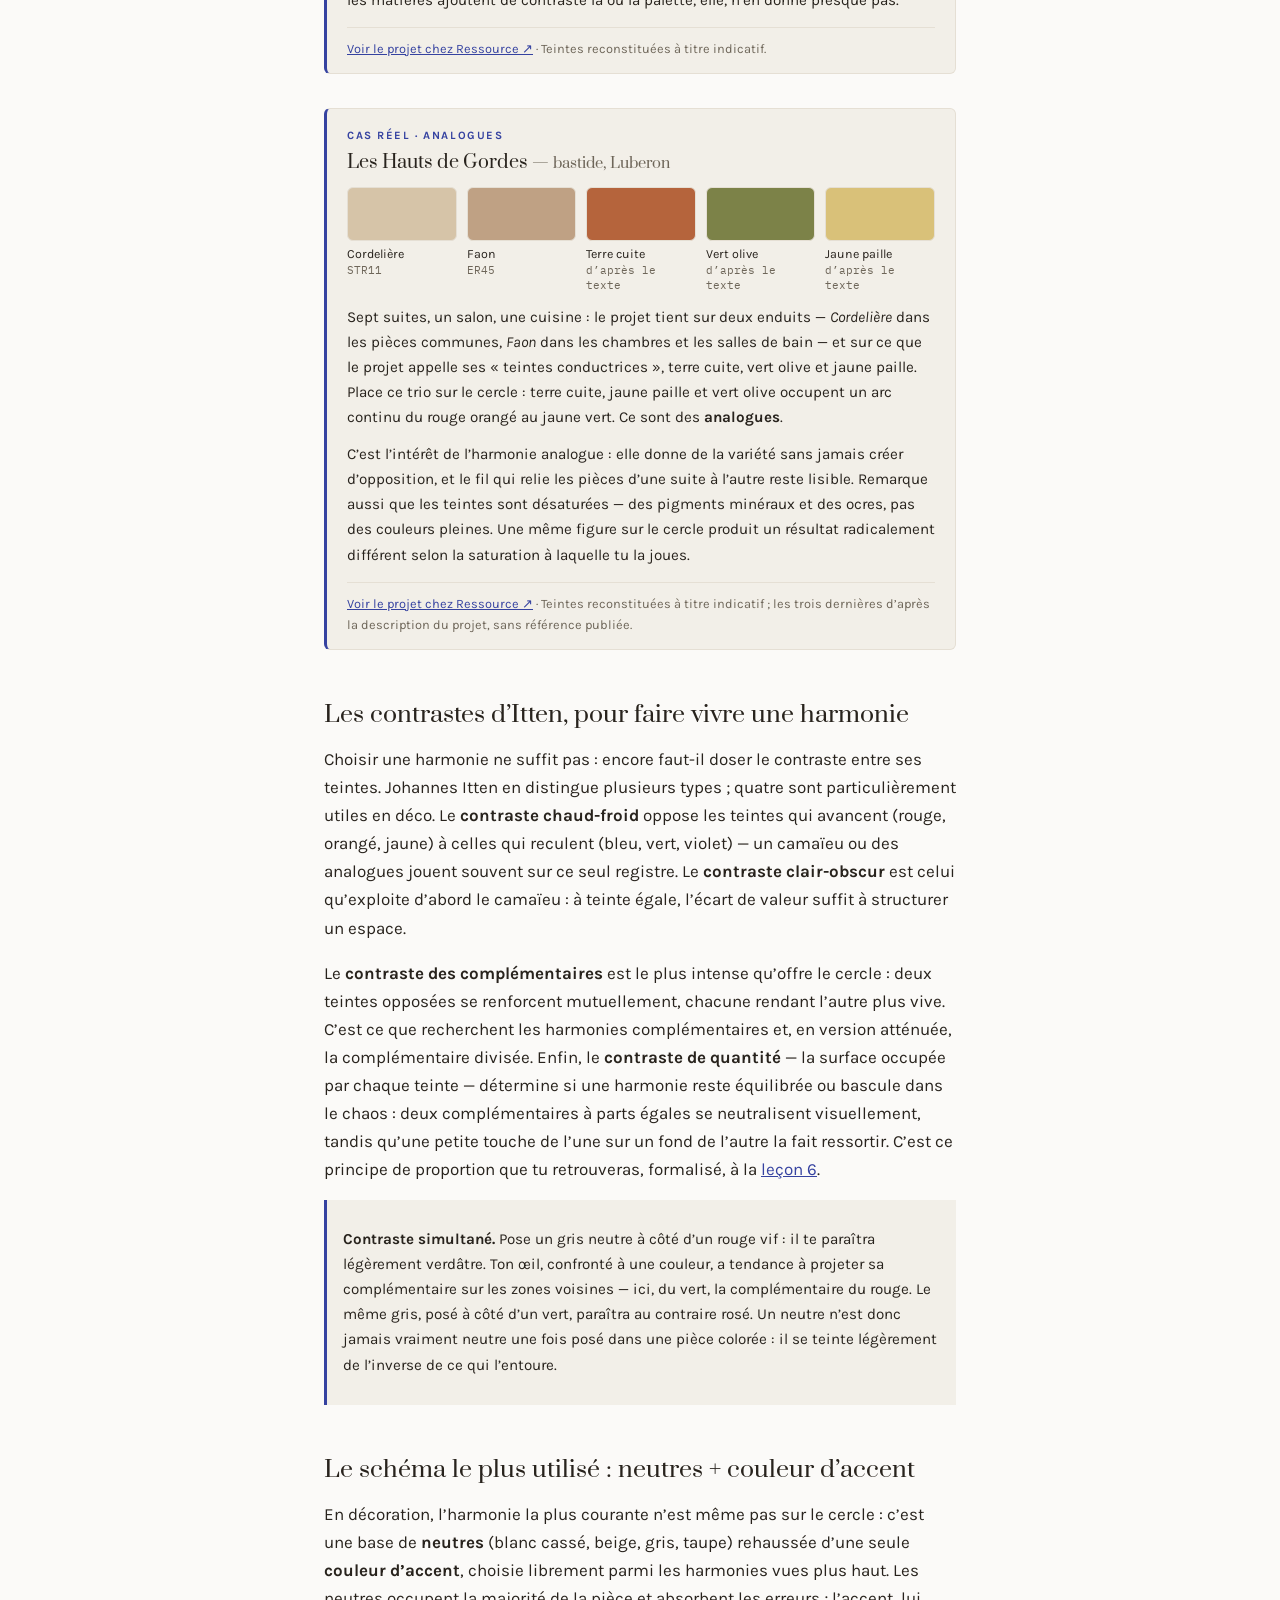
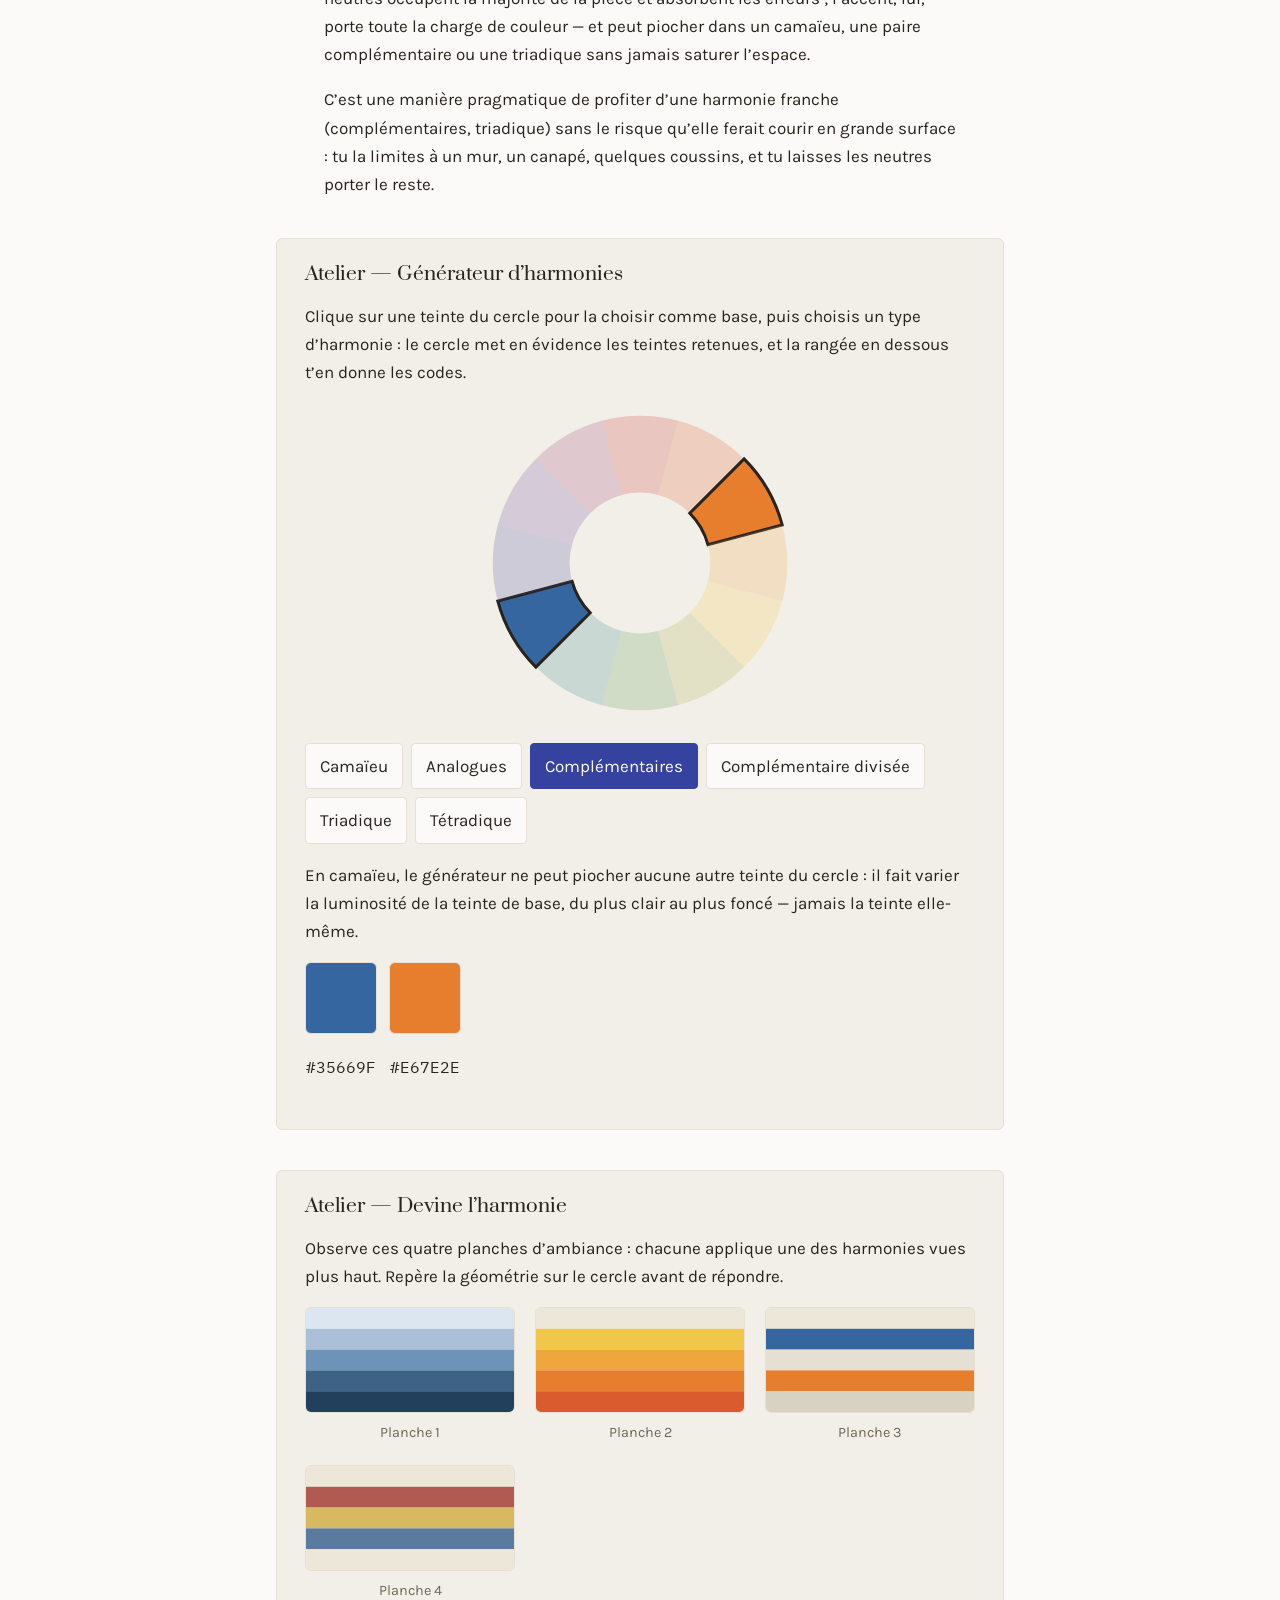
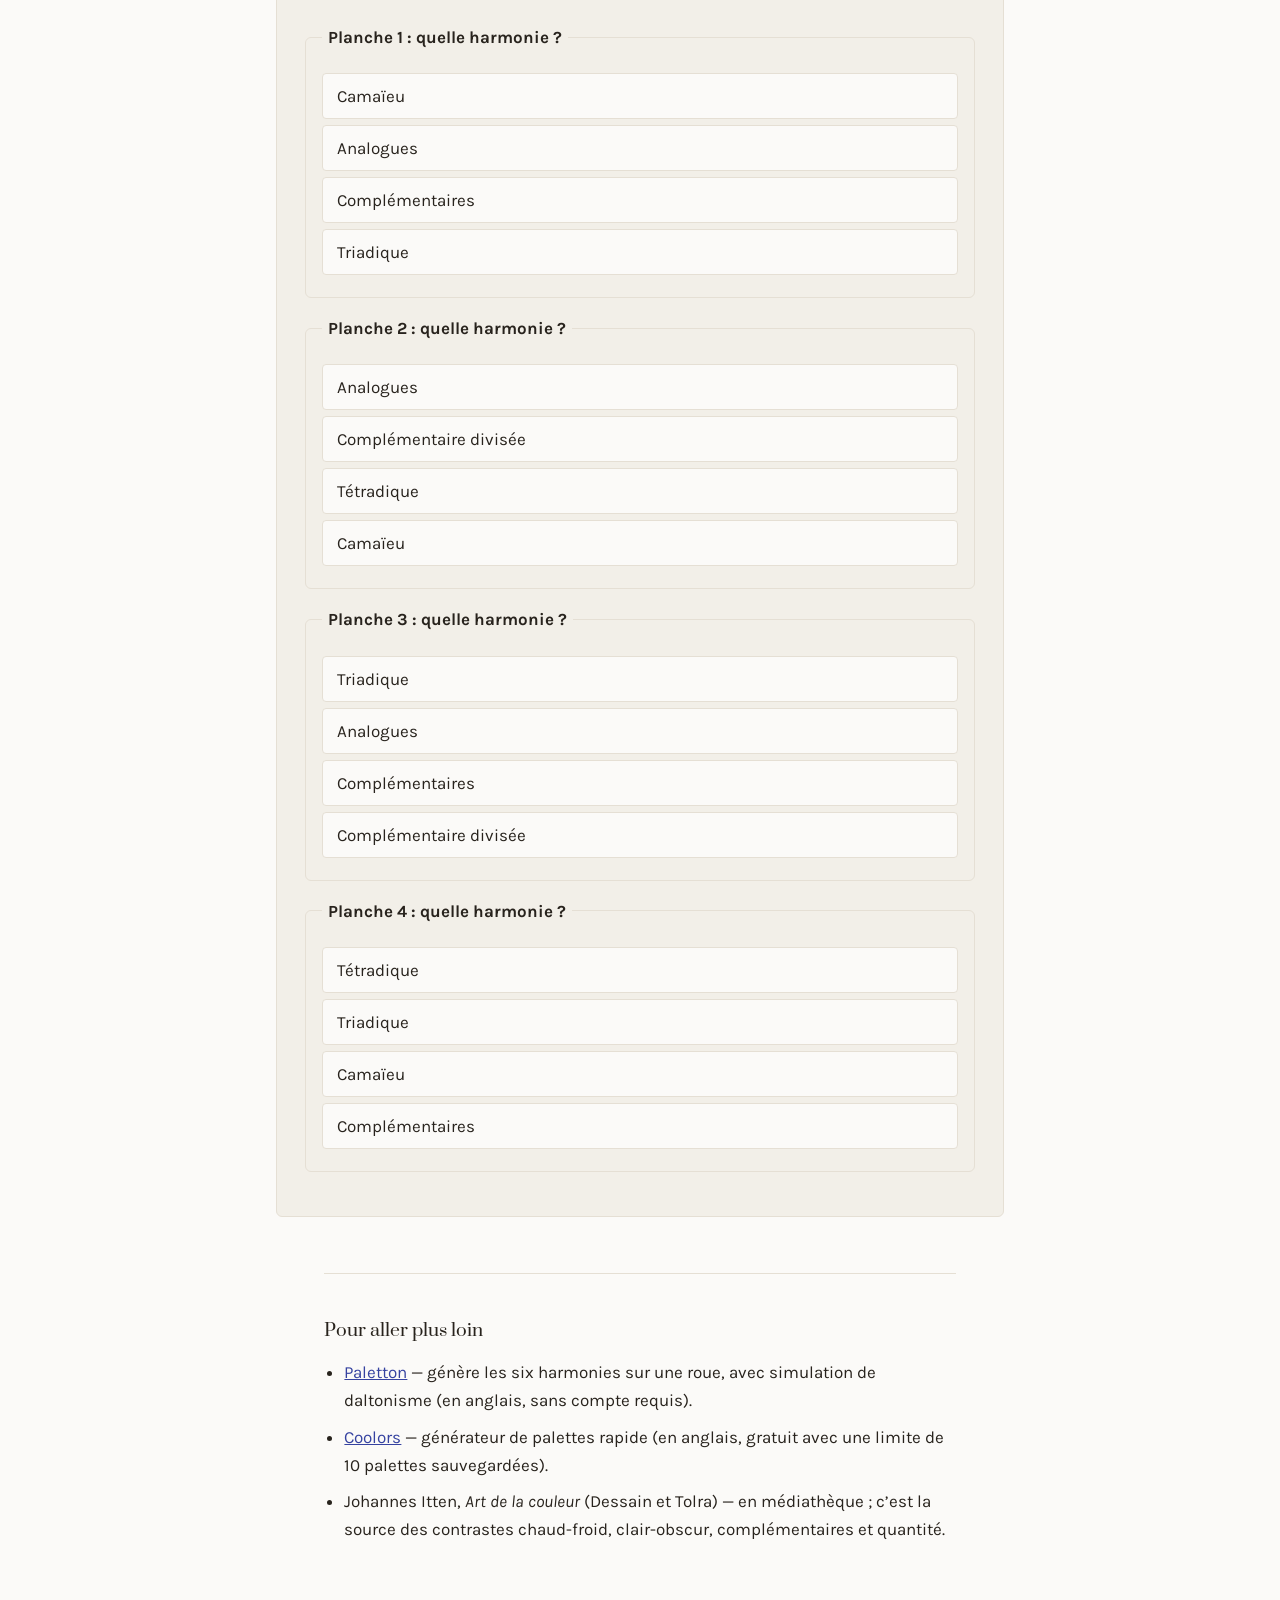
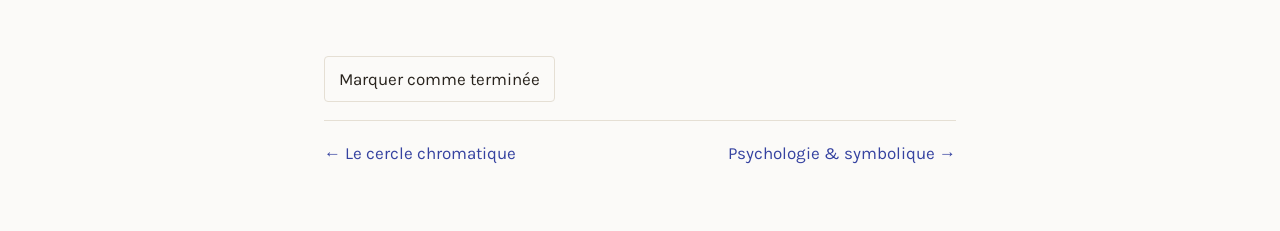
<file: 03-harmonies.html>
<!DOCTYPE html>
<html lang="fr">
<head>
<meta charset="utf-8">
<meta name="viewport" content="width=device-width, initial-scale=1">
<title>Les harmonies de couleurs — Atelier Couleur</title>
<link rel="preconnect" href="https://fonts.googleapis.com">
<link rel="preconnect" href="https://fonts.gstatic.com" crossorigin>
<link href="https://fonts.googleapis.com/css2?family=Prata&family=Karla:ital,wght@0,400;0,500;0,700;1,400&family=IBM+Plex+Mono:wght@400;500&display=swap" rel="stylesheet">
<link rel="stylesheet" href="assets/style.css">
<style>
#harmony-wheel {
  display: block;
  margin: 0 auto 20px;
}

.harmony-modes {
  display: flex;
  gap: 8px;
  flex-wrap: wrap;
  margin-bottom: 14px;
}

.swatch-row {
  display: flex;
  gap: 12px;
  flex-wrap: wrap;
  margin: 16px 0 4px;
}

.swatch-item {
  text-align: center;
}

.swatch-item .swatch {
  margin-bottom: 6px;
}

.moodboards {
  display: grid;
  grid-template-columns: repeat(auto-fit, minmax(200px, 1fr));
  gap: 20px;
  margin-bottom: 20px;
}

.moodboard-card svg {
  width: 100%;
  height: auto;
  border: 1px solid var(--line);
  border-radius: 6px;
  display: block;
}

.moodboard-card p {
  margin: 8px 0 0;
  font-size: .9rem;
  color: var(--muted);
  text-align: center;
}
</style>
</head>
<body data-lesson="03-harmonies">
<header class="site-header" data-nav></header>
<main>
  <p class="eyebrow">Leçon 3 · Outils · ~30 min</p>
  <h1>Les harmonies de couleurs</h1>
  <p class="lede">Le cercle chromatique ne sert pas qu’à nommer les teintes : il te dit aussi lesquelles s’accordent entre elles. Six figures géométriques suffisent à couvrir l’essentiel — plus fiables que l’instinct seul quand tu composes une palette. Et un septième schéma, le plus utilisé en décoration, ne se lit même pas sur le cercle.</p>

  <section>
    <h2>Les six harmonies, lues sur le cercle</h2>
    <p>Une harmonie de couleurs est une figure géométrique posée sur le cercle chromatique. Une fois que tu sais reconnaître ces figures, tu peux composer une palette cohérente à partir de n’importe quelle teinte de départ.</p>
    <dl class="deflist">
      <dt>Camaïeu (ou monochrome)</dt>
      <dd>Une seule teinte, déclinée en plusieurs valeurs. Sur le cercle, la figure ne bouge pas d’un point : seule la luminosité varie.</dd>
      <dt>Analogues (ou adjacentes)</dt>
      <dd>Deux ou trois teintes voisines, prises côte à côte — un jaune, son jaune orangé, son orangé. L’effet reste doux, sans opposition franche.</dd>
      <dt>Complémentaires</dt>
      <dd>Deux teintes à 180° l’une de l’autre, comme le bleu et l’orangé. C’est le contraste le plus franc du cercle.</dd>
      <dt>Complémentaire divisée (ou complémentaires adjacentes)</dt>
      <dd>Une teinte de base et les deux teintes qui encadrent son opposé. Elle garde la tension de la complémentaire en la nuançant.</dd>
      <dt>Triadique</dt>
      <dd>Trois teintes à 120° les unes des autres, en triangle équilatéral. Rouge, jaune, bleu en est l’exemple le plus connu.</dd>
      <dt>Tétradique (ou carrée)</dt>
      <dd>Quatre teintes espacées de 90°, aux quatre coins d’un carré inscrit dans le cercle.</dd>
    </dl>
    <p>Plus une harmonie mobilise de teintes, plus elle est riche — et plus elle demande de rigueur pour rester lisible.</p>

    <aside class="cas-reel">
      <p class="cas-eyebrow">Cas réel · camaïeu</p>
      <h3>Caracoli <span class="cas-place">— restaurant, Paris 18<sup>e</sup></span></h3>
      <ul class="cas-swatches">
        <li><span class="swatch" style="background:#C39A90"></span><span class="cas-shade">Rose Ottoman</span><span class="hex">eqRMDV39</span></li>
        <li><span class="swatch" style="background:#F2EAD9"></span><span class="cas-shade">Lumière</span><span class="hex">eqRMDV06</span></li>
      </ul>
      <p>Deux teintes pour toute la salle : un rose poudré et un blanc chaud. La deuxième n’est pas un neutre posé à côté d’une couleur — c’est le ton le plus clair de la même famille chaude. Rien ne s’oppose, tout se décline : c’est la définition du camaïeu, appliquée à un lieu qui reçoit du public.</p>
      <p>Le pari du camaïeu, c’est justement l’absence de conflit de teinte : impossible de se tromper d’accord. Sa limite est ailleurs — sans écart de valeur suffisant entre les deux tons, la salle s’aplatirait. Regarde les photos en cherchant ce que la lumière et les matières ajoutent de contraste là où la palette, elle, n’en donne presque pas.</p>
      <p class="cas-source"><a href="https://ressource-peintures.com/inspiration/projet/caracoli/">Voir le projet chez Ressource ↗</a> · Teintes reconstituées à titre indicatif.</p>
    </aside>

    <aside class="cas-reel">
      <p class="cas-eyebrow">Cas réel · analogues</p>
      <h3>Les Hauts de Gordes <span class="cas-place">— bastide, Luberon</span></h3>
      <ul class="cas-swatches">
        <li><span class="swatch" style="background:#D6C4A8"></span><span class="cas-shade">Cordelière</span><span class="hex">STR11</span></li>
        <li><span class="swatch" style="background:#BFA184"></span><span class="cas-shade">Faon</span><span class="hex">ER45</span></li>
        <li><span class="swatch" style="background:#B5643C"></span><span class="cas-shade">Terre cuite</span><span class="hex">d’après le texte</span></li>
        <li><span class="swatch" style="background:#7C8248"></span><span class="cas-shade">Vert olive</span><span class="hex">d’après le texte</span></li>
        <li><span class="swatch" style="background:#D9C179"></span><span class="cas-shade">Jaune paille</span><span class="hex">d’après le texte</span></li>
      </ul>
      <p>Sept suites, un salon, une cuisine : le projet tient sur deux enduits — <em>Cordelière</em> dans les pièces communes, <em>Faon</em> dans les chambres et les salles de bain — et sur ce que le projet appelle ses « teintes conductrices », terre cuite, vert olive et jaune paille. Place ce trio sur le cercle : terre cuite, jaune paille et vert olive occupent un arc continu du rouge orangé au jaune vert. Ce sont des <strong>analogues</strong>.</p>
      <p>C’est l’intérêt de l’harmonie analogue : elle donne de la variété sans jamais créer d’opposition, et le fil qui relie les pièces d’une suite à l’autre reste lisible. Remarque aussi que les teintes sont désaturées — des pigments minéraux et des ocres, pas des couleurs pleines. Une même figure sur le cercle produit un résultat radicalement différent selon la saturation à laquelle tu la joues.</p>
      <p class="cas-source"><a href="https://ressource-peintures.com/inspiration/projet/les-hauts-de-gordes/">Voir le projet chez Ressource ↗</a> · Teintes reconstituées à titre indicatif ; les trois dernières d’après la description du projet, sans référence publiée.</p>
    </aside>
  </section>

  <section>
    <h2>Les contrastes d’Itten, pour faire vivre une harmonie</h2>
    <p>Choisir une harmonie ne suffit pas : encore faut-il doser le contraste entre ses teintes. Johannes Itten en distingue plusieurs types ; quatre sont particulièrement utiles en déco. Le <strong>contraste chaud-froid</strong> oppose les teintes qui avancent (rouge, orangé, jaune) à celles qui reculent (bleu, vert, violet) — un camaïeu ou des analogues jouent souvent sur ce seul registre. Le <strong>contraste clair-obscur</strong> est celui qu’exploite d’abord le camaïeu : à teinte égale, l’écart de valeur suffit à structurer un espace.</p>
    <p>Le <strong>contraste des complémentaires</strong> est le plus intense qu’offre le cercle : deux teintes opposées se renforcent mutuellement, chacune rendant l’autre plus vive. C’est ce que recherchent les harmonies complémentaires et, en version atténuée, la complémentaire divisée. Enfin, le <strong>contraste de quantité</strong> — la surface occupée par chaque teinte — détermine si une harmonie reste équilibrée ou bascule dans le chaos : deux complémentaires à parts égales se neutralisent visuellement, tandis qu’une petite touche de l’une sur un fond de l’autre la fait ressortir. C’est ce principe de proportion que tu retrouveras, formalisé, à la <a href="06-palette.html">leçon 6</a>.</p>
    <aside class="note">
      <p><strong>Contraste simultané.</strong> Pose un gris neutre à côté d’un rouge vif : il te paraîtra légèrement verdâtre. Ton œil, confronté à une couleur, a tendance à projeter sa complémentaire sur les zones voisines — ici, du vert, la complémentaire du rouge. Le même gris, posé à côté d’un vert, paraîtra au contraire rosé. Un neutre n’est donc jamais vraiment neutre une fois posé dans une pièce colorée : il se teinte légèrement de l’inverse de ce qui l’entoure.</p>
    </aside>
  </section>

  <section>
    <h2>Le schéma le plus utilisé : neutres + couleur d’accent</h2>
    <p>En décoration, l’harmonie la plus courante n’est même pas sur le cercle : c’est une base de <strong>neutres</strong> (blanc cassé, beige, gris, taupe) rehaussée d’une seule <strong>couleur d’accent</strong>, choisie librement parmi les harmonies vues plus haut. Les neutres occupent la majorité de la pièce et absorbent les erreurs ; l’accent, lui, porte toute la charge de couleur — et peut piocher dans un camaïeu, une paire complémentaire ou une triadique sans jamais saturer l’espace.</p>
    <p>C’est une manière pragmatique de profiter d’une harmonie franche (complémentaires, triadique) sans le risque qu’elle ferait courir en grande surface : tu la limites à un mur, un canapé, quelques coussins, et tu laisses les neutres porter le reste.</p>
  </section>

  <section class="atelier">
    <h2>Atelier — Générateur d’harmonies</h2>
    <p>Clique sur une teinte du cercle pour la choisir comme base, puis choisis un type d’harmonie : le cercle met en évidence les teintes retenues, et la rangée en dessous t’en donne les codes.</p>
    <canvas id="harmony-wheel" style="width:min(320px,90%)" role="img" aria-label="Cercle chromatique pour le générateur d’harmonies"></canvas>
    <div class="harmony-modes" id="harmony-modes"></div>
    <p>En camaïeu, le générateur ne peut piocher aucune autre teinte du cercle : il fait varier la luminosité de la teinte de base, du plus clair au plus foncé — jamais la teinte elle-même.</p>
    <div id="harmony-swatches" class="swatch-row"></div>
  </section>

  <section class="atelier">
    <h2>Atelier — Devine l’harmonie</h2>
    <p>Observe ces quatre planches d’ambiance : chacune applique une des harmonies vues plus haut. Repère la géométrie sur le cercle avant de répondre.</p>
    <div id="moodboards" class="moodboards"></div>
    <div id="harmony-quiz"></div>
  </section>

  <aside class="further">
    <h2>Pour aller plus loin</h2>
    <ul>
      <li><a href="https://paletton.com">Paletton</a> — génère les six harmonies sur une roue, avec simulation de daltonisme (en anglais, sans compte requis).</li>
      <li><a href="https://coolors.co">Coolors</a> — générateur de palettes rapide (en anglais, gratuit avec une limite de 10 palettes sauvegardées).</li>
      <li>Johannes Itten, <em>Art de la couleur</em> (Dessain et Tolra) — en médiathèque ; c’est la source des contrastes chaud-froid, clair-obscur, complémentaires et quantité.</li>
    </ul>
  </aside>
</main>
<footer class="site-footer" data-lesson-nav></footer>
<script src="assets/course.js"></script>
<script>
(function () {
  const cv = document.getElementById('harmony-wheel');
  const modesEl = document.getElementById('harmony-modes');
  const out = document.getElementById('harmony-swatches');
  if (!cv || !modesEl || !out) return;

  function hexToHsl(hex) {
    const r = parseInt(hex.slice(1, 3), 16) / 255;
    const g = parseInt(hex.slice(3, 5), 16) / 255;
    const b = parseInt(hex.slice(5, 7), 16) / 255;
    const max = Math.max(r, g, b), min = Math.min(r, g, b);
    const l = (max + min) / 2;
    let h = 0, s = 0;
    if (max !== min) {
      const d = max - min;
      s = l > 0.5 ? d / (2 - max - min) : d / (max + min);
      switch (max) {
        case r: h = (g - b) / d + (g < b ? 6 : 0); break;
        case g: h = (b - r) / d + 2; break;
        default: h = (r - g) / d + 4; break;
      }
      h /= 6;
    }
    return [h * 360, s * 100, l * 100];
  }

  function hslToHex(h, s, l) {
    s /= 100; l /= 100;
    const a = s * Math.min(l, 1 - l);
    const f = (n) => {
      const k = (n + h / 30) % 12;
      const c = l - a * Math.max(-1, Math.min(k - 3, 9 - k, 1));
      return Math.round(255 * c).toString(16).padStart(2, '0');
    };
    return '#' + f(0) + f(8) + f(4);
  }

  Object.keys(AC.HARMONIES).forEach((mode) => {
    const b = document.createElement('button');
    b.type = 'button';
    b.className = 'btn harmony-mode-btn';
    b.dataset.mode = mode;
    b.textContent = AC.HARMONIES[mode].label;
    modesEl.append(b);
  });

  const state = { base: 8, mode: 'complementaire' };

  function swatchEl(hex) {
    const wrap = document.createElement('div');
    wrap.className = 'swatch-item';
    const sw = document.createElement('div');
    sw.className = 'swatch';
    sw.style.background = hex;
    const label = document.createElement('p');
    label.className = 'hex';
    label.textContent = hex.toUpperCase();
    wrap.append(sw, label);
    return wrap;
  }

  function render() {
    const idx = AC.HARMONIES[state.mode].of(state.base);
    AC.drawWheel(cv, {
      selected: idx,
      onPick(i) { state.base = i; render(); },
    });
    out.innerHTML = '';
    if (state.mode === 'camaieu') {
      const [h, s] = hexToHsl(AC.HUES[state.base].hex);
      [30, 45, 60, 80].forEach((l) => out.append(swatchEl(hslToHex(h, s, l))));
    } else {
      idx.forEach((i) => out.append(swatchEl(AC.HUES[i].hex)));
    }
    modesEl.querySelectorAll('.harmony-mode-btn').forEach((b) => {
      b.classList.toggle('is-active', b.dataset.mode === state.mode);
    });
  }

  modesEl.addEventListener('click', (e) => {
    const b = e.target.closest('.harmony-mode-btn');
    if (!b) return;
    state.mode = b.dataset.mode;
    render();
  });

  window.addEventListener('resize', render);
  render();
})();

(function () {
  const el = document.getElementById('moodboards');
  if (!el) return;
  const BOARDS = [
    { label: 'Planche 1', colors: ['#DCE6F0', '#A9C0D8', '#6E93B8', '#3D6285', '#22405C'], alt: 'Cinq bandeaux de bleu, du plus clair au plus foncé' },
    { label: 'Planche 2', colors: ['#EDE7DA', '#F0C64B', '#EFA63C', '#E67E2E', '#D95B2E'], alt: 'Bandeau neutre puis quatre teintes voisines allant du jaune au rouge orangé' },
    { label: 'Planche 3', colors: ['#EDE7DA', '#35669F', '#E5DFD4', '#E67E2E', '#D8D2C2'], alt: 'Bandeaux neutres encadrant un bleu et un orangé opposés' },
    { label: 'Planche 4', colors: ['#EDE7DA', '#B05A52', '#D8B860', '#5A7B9E', '#EDE7DA'], alt: 'Bandeaux neutres encadrant un rouge, un jaune et un bleu désaturés' },
  ];
  BOARDS.forEach((board) => {
    const card = document.createElement('div');
    card.className = 'moodboard-card';
    const bands = board.colors.map((c, i) => '<rect x="0" y="' + (i * 30) + '" width="300" height="30" fill="' + c + '"/>').join('');
    card.innerHTML =
      '<svg viewBox="0 0 300 150" role="img" aria-label="' + board.label + ' : ' + board.alt + '">' + bands + '</svg>' +
      '<p>' + board.label + '</p>';
    el.append(card);
  });
})();

(function () {
  const el = document.getElementById('harmony-quiz');
  if (!el) return;
  AC.quiz(el, [
    {
      q: 'Planche 1 : quelle harmonie ?',
      choices: [
        { t: 'Camaïeu', ok: true, why: 'Exact : cinq bleus de la même teinte, seule la luminosité varie — c’est la définition du camaïeu.' },
        { t: 'Analogues', ok: false, why: 'Non : des analogues combineraient plusieurs teintes voisines sur le cercle (par exemple bleu, bleu violet, violet), pas une seule teinte déclinée en valeur.' },
        { t: 'Complémentaires', ok: false, why: 'Non : des complémentaires opposeraient deux teintes à 180° sur le cercle, comme le bleu et l’orangé — ici, tout est bleu.' },
        { t: 'Triadique', ok: false, why: 'Non : une triadique espacerait trois teintes de 120°, comme rouge, jaune et bleu — ici, une seule teinte domine.' },
      ],
    },
    {
      q: 'Planche 2 : quelle harmonie ?',
      choices: [
        { t: 'Analogues', ok: true, why: 'Exact : jaune, jaune orangé, orangé et rouge orangé se suivent sur le cercle — ce sont des teintes analogues, adjacentes les unes aux autres.' },
        { t: 'Complémentaire divisée', ok: false, why: 'Non : une complémentaire divisée retiendrait une teinte et les deux voisines de son opposé sur le cercle — ici, toutes les teintes sont voisines entre elles, pas opposées.' },
        { t: 'Tétradique', ok: false, why: 'Non : une tétradique formerait un carré de quatre teintes espacées de 90° — ici, les teintes se suivent sans écart.' },
        { t: 'Camaïeu', ok: false, why: 'Non : un camaïeu garderait une seule teinte en ne variant que sa valeur — ici, plusieurs teintes différentes se succèdent.' },
      ],
    },
    {
      q: 'Planche 3 : quelle harmonie ?',
      choices: [
        { t: 'Triadique', ok: false, why: 'Non : une triadique espacerait trois teintes de 120° — ici, il n’y a que deux teintes, à 180° l’une de l’autre.' },
        { t: 'Analogues', ok: false, why: 'Non : des analogues seraient voisines sur le cercle — le bleu et l’orangé, eux, sont à l’opposé exact l’un de l’autre.' },
        { t: 'Complémentaires', ok: true, why: 'Exact : le bleu et l’orangé sont à 180° l’un de l’autre sur le cercle, l’opposé exact — la définition des complémentaires.' },
        { t: 'Complémentaire divisée', ok: false, why: 'Non : une complémentaire divisée éviterait l’opposé pile au profit de ses deux voisines — ici, l’orangé est bien l’opposé exact du bleu.' },
      ],
    },
    {
      q: 'Planche 4 : quelle harmonie ?',
      choices: [
        { t: 'Tétradique', ok: false, why: 'Non : une tétradique formerait un carré de quatre teintes espacées de 90° — ici, il n’y en a que trois, espacées de 120°.' },
        { t: 'Triadique', ok: true, why: 'Exact : le rouge, le jaune et le bleu, espacés de 120° sur le cercle, forment un triangle équilatéral — la triadique.' },
        { t: 'Camaïeu', ok: false, why: 'Non : un camaïeu ne garderait qu’une seule teinte — ici, rouge, jaune et bleu sont trois teintes distinctes.' },
        { t: 'Complémentaires', ok: false, why: 'Non : des complémentaires seraient deux teintes opposées à 180° — ici, il y en a trois, espacées de 120°.' },
      ],
    },
  ]);
})();
</script>
</body>
</html>
</file>
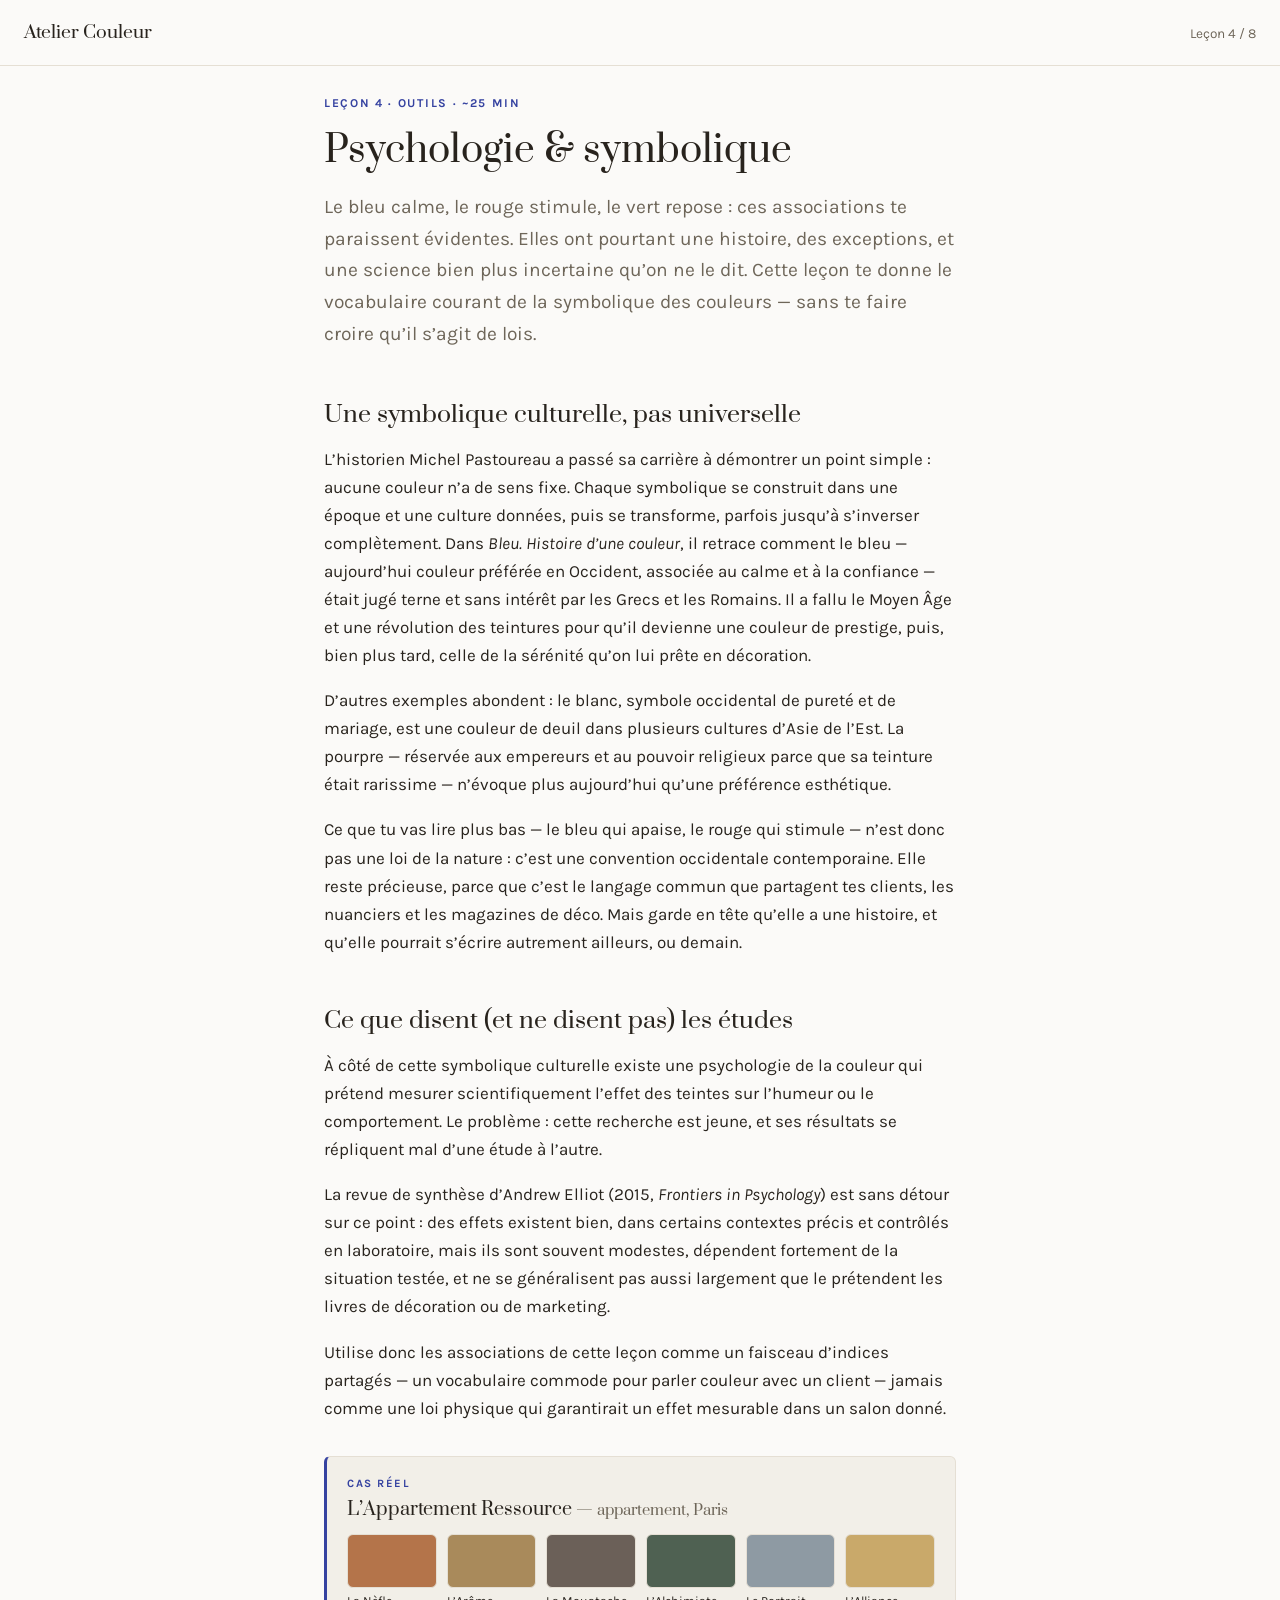
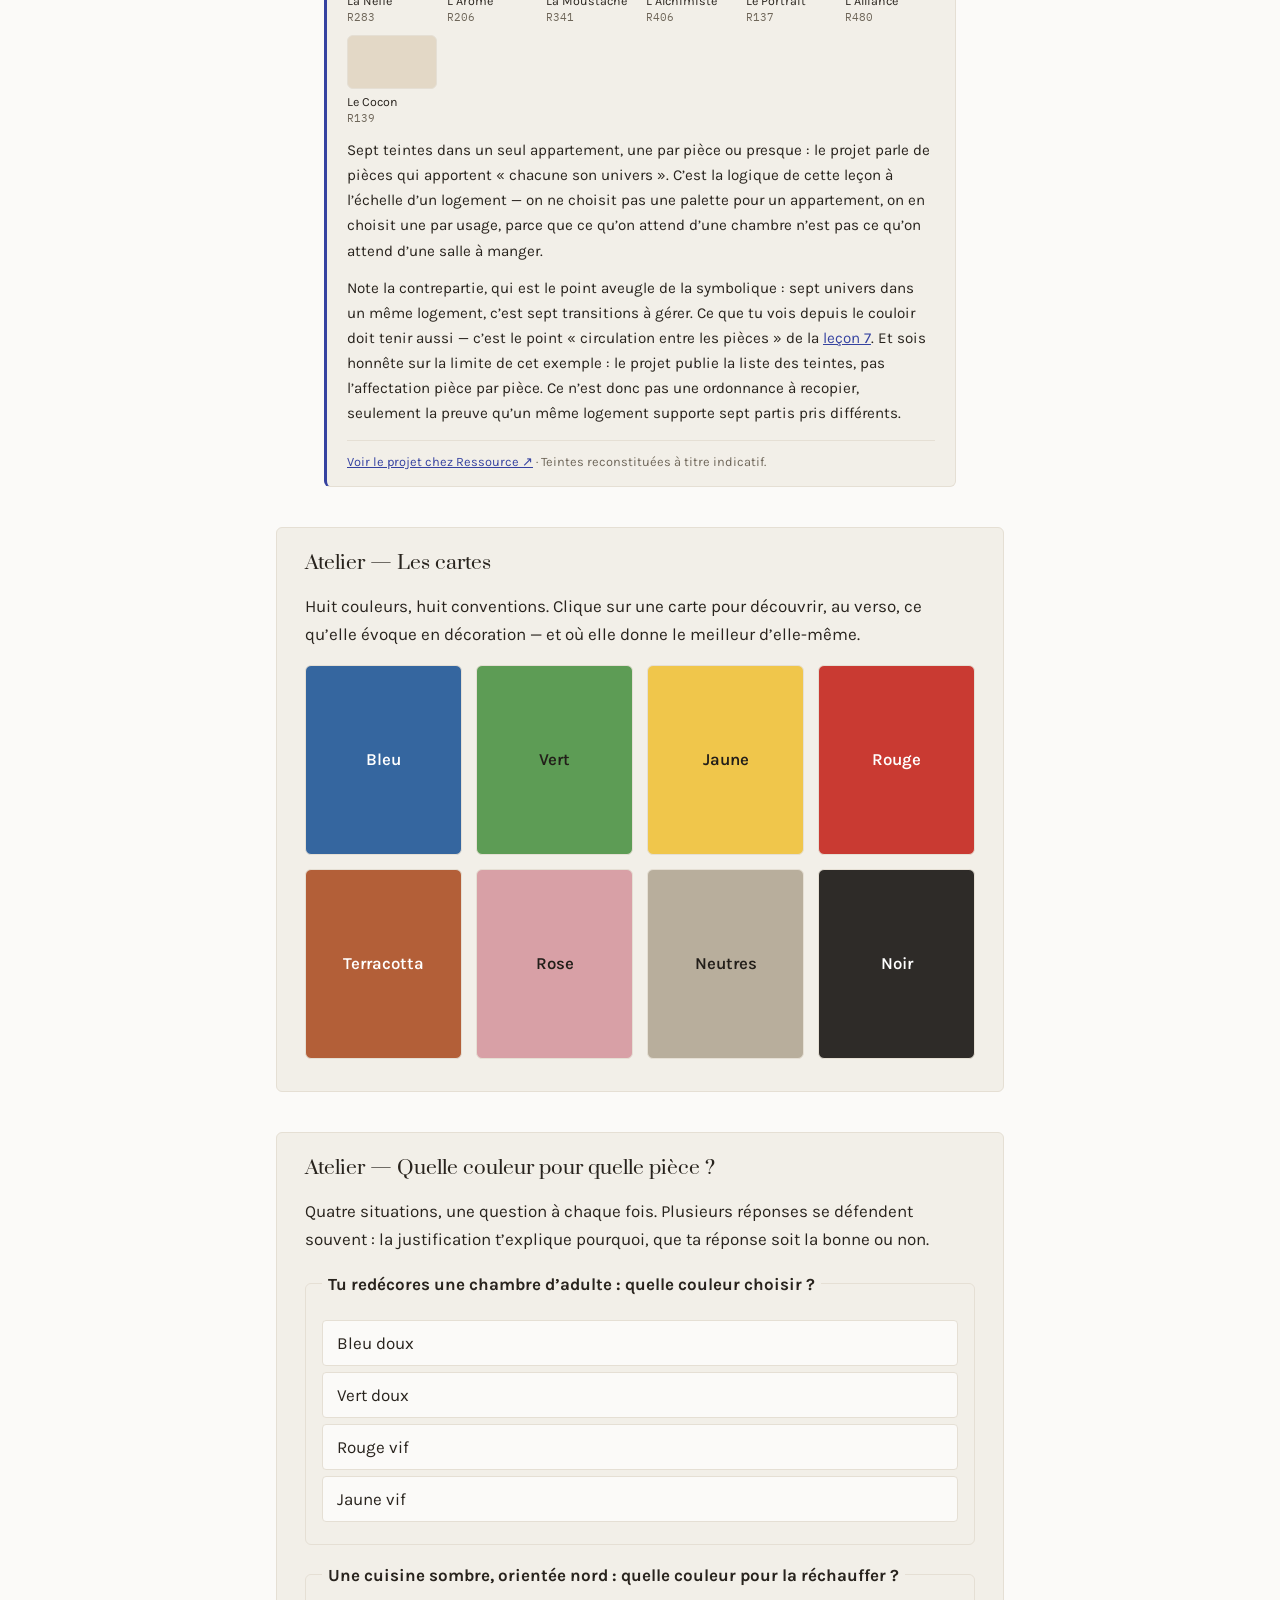
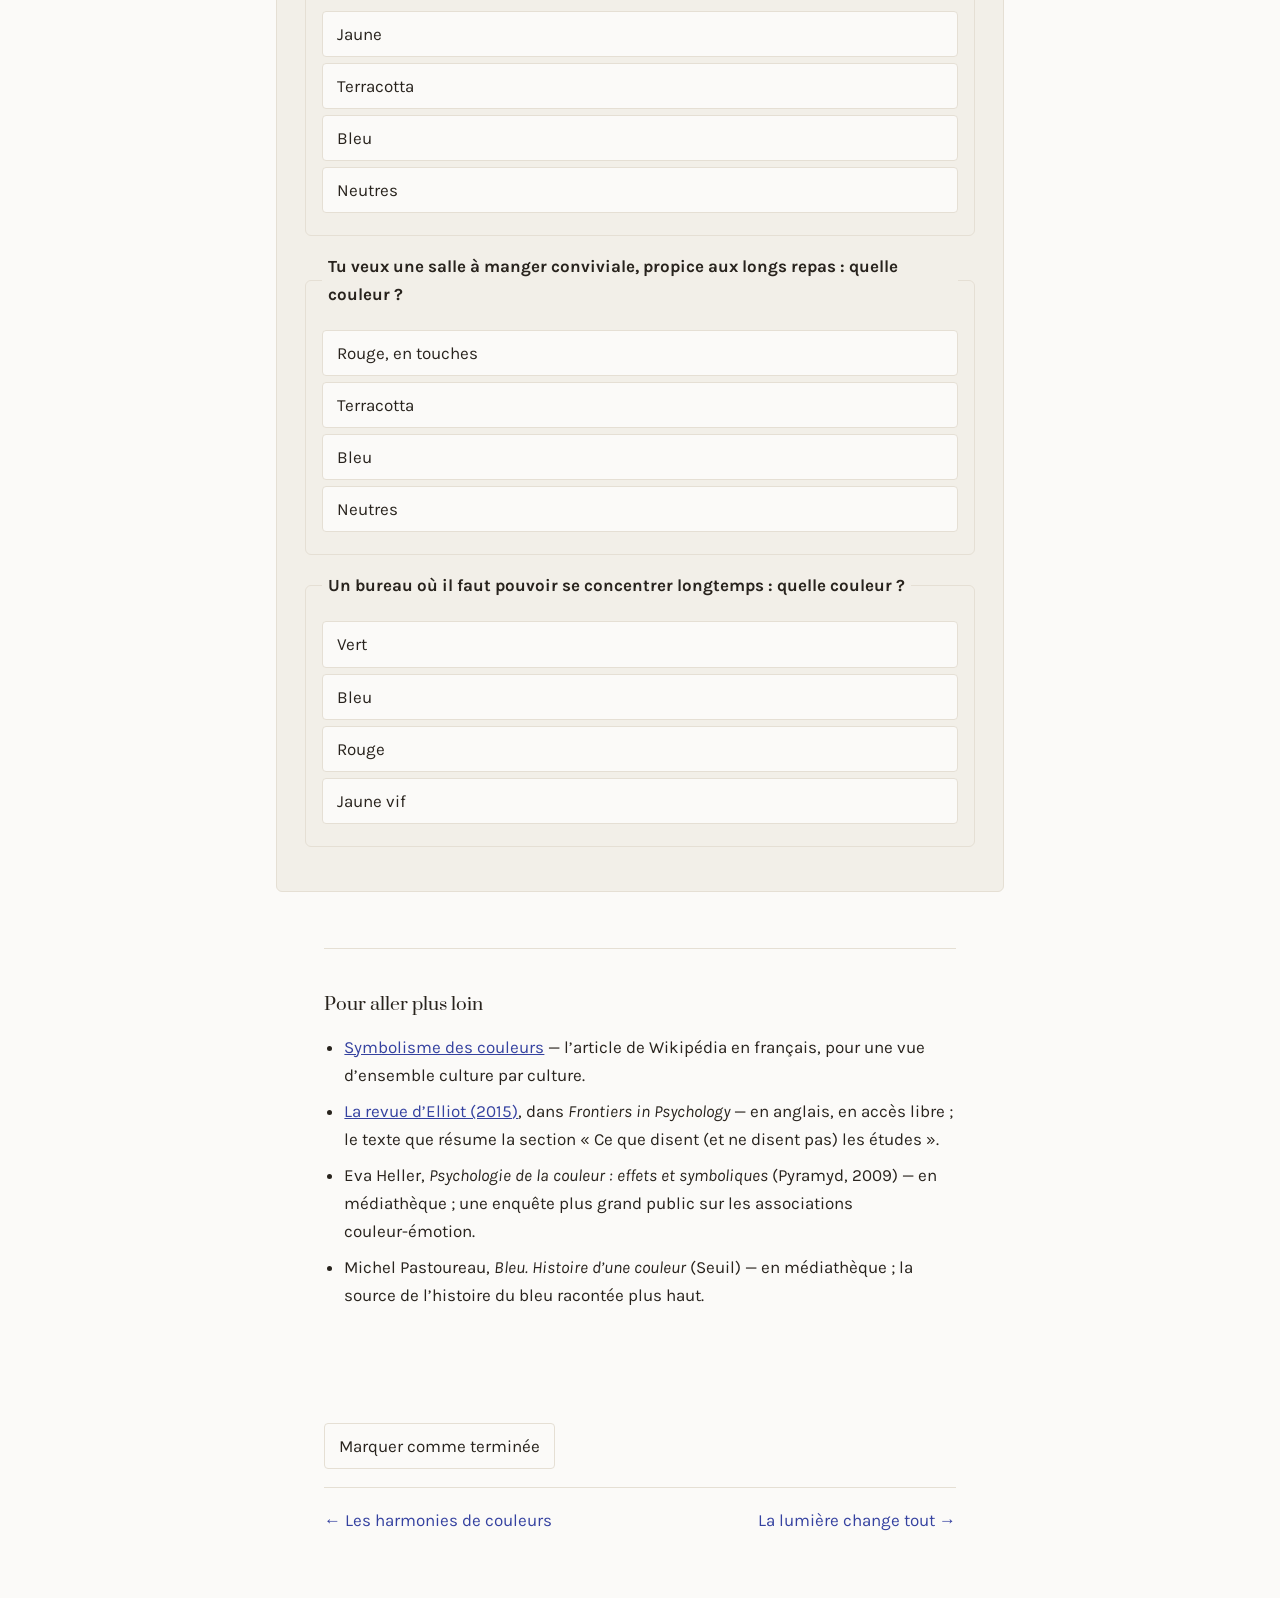
<file: 04-psychologie.html>
<!DOCTYPE html>
<html lang="fr">
<head>
<meta charset="utf-8">
<meta name="viewport" content="width=device-width, initial-scale=1">
<title>Psychologie &amp; symbolique — Atelier Couleur</title>
<link rel="preconnect" href="https://fonts.googleapis.com">
<link rel="preconnect" href="https://fonts.gstatic.com" crossorigin>
<link href="https://fonts.googleapis.com/css2?family=Prata&family=Karla:ital,wght@0,400;0,500;0,700;1,400&family=IBM+Plex+Mono:wght@400;500&display=swap" rel="stylesheet">
<link rel="stylesheet" href="assets/style.css">
<style>
#cards {
  margin: 16px 0 4px;
}

.flip .face.front {
  display: flex;
  align-items: center;
  justify-content: center;
  text-align: center;
  font-weight: 600;
  font-size: 1.05rem;
}
</style>
</head>
<body data-lesson="04-psychologie">
<header class="site-header" data-nav></header>
<main>
  <p class="eyebrow">Leçon 4 · Outils · ~25 min</p>
  <h1>Psychologie &amp; symbolique</h1>
  <p class="lede">Le bleu calme, le rouge stimule, le vert repose : ces associations te paraissent évidentes. Elles ont pourtant une histoire, des exceptions, et une science bien plus incertaine qu’on ne le dit. Cette leçon te donne le vocabulaire courant de la symbolique des couleurs — sans te faire croire qu’il s’agit de lois.</p>

  <section>
    <h2>Une symbolique culturelle, pas universelle</h2>
    <p>L’historien Michel Pastoureau a passé sa carrière à démontrer un point simple : aucune couleur n’a de sens fixe. Chaque symbolique se construit dans une époque et une culture données, puis se transforme, parfois jusqu’à s’inverser complètement. Dans <em>Bleu. Histoire d’une couleur</em>, il retrace comment le bleu — aujourd’hui couleur préférée en Occident, associée au calme et à la confiance — était jugé terne et sans intérêt par les Grecs et les Romains. Il a fallu le Moyen Âge et une révolution des teintures pour qu’il devienne une couleur de prestige, puis, bien plus tard, celle de la sérénité qu’on lui prête en décoration.</p>
    <p>D’autres exemples abondent : le blanc, symbole occidental de pureté et de mariage, est une couleur de deuil dans plusieurs cultures d’Asie de l’Est. La pourpre — réservée aux empereurs et au pouvoir religieux parce que sa teinture était rarissime — n’évoque plus aujourd’hui qu’une préférence esthétique.</p>
    <p>Ce que tu vas lire plus bas — le bleu qui apaise, le rouge qui stimule — n’est donc pas une loi de la nature : c’est une convention occidentale contemporaine. Elle reste précieuse, parce que c’est le langage commun que partagent tes clients, les nuanciers et les magazines de déco. Mais garde en tête qu’elle a une histoire, et qu’elle pourrait s’écrire autrement ailleurs, ou demain.</p>
  </section>

  <section>
    <h2>Ce que disent (et ne disent pas) les études</h2>
    <p>À côté de cette symbolique culturelle existe une psychologie de la couleur qui prétend mesurer scientifiquement l’effet des teintes sur l’humeur ou le comportement. Le problème : cette recherche est jeune, et ses résultats se répliquent mal d’une étude à l’autre.</p>
    <p>La revue de synthèse d’Andrew Elliot (2015, <em>Frontiers in Psychology</em>) est sans détour sur ce point : des effets existent bien, dans certains contextes précis et contrôlés en laboratoire, mais ils sont souvent modestes, dépendent fortement de la situation testée, et ne se généralisent pas aussi largement que le prétendent les livres de décoration ou de marketing.</p>
    <p>Utilise donc les associations de cette leçon comme un faisceau d’indices partagés — un vocabulaire commode pour parler couleur avec un client — jamais comme une loi physique qui garantirait un effet mesurable dans un salon donné.</p>

    <aside class="cas-reel">
      <p class="cas-eyebrow">Cas réel</p>
      <h3>L’Appartement Ressource <span class="cas-place">— appartement, Paris</span></h3>
      <ul class="cas-swatches">
        <li><span class="swatch" style="background:#B4744A"></span><span class="cas-shade">La Nèfle</span><span class="hex">R283</span></li>
        <li><span class="swatch" style="background:#A98A5B"></span><span class="cas-shade">L’Arôme</span><span class="hex">R206</span></li>
        <li><span class="swatch" style="background:#6B6058"></span><span class="cas-shade">La Moustache</span><span class="hex">R341</span></li>
        <li><span class="swatch" style="background:#4F6152"></span><span class="cas-shade">L’Alchimiste</span><span class="hex">R406</span></li>
        <li><span class="swatch" style="background:#8E9AA3"></span><span class="cas-shade">Le Portrait</span><span class="hex">R137</span></li>
        <li><span class="swatch" style="background:#C9A96A"></span><span class="cas-shade">L’Alliance</span><span class="hex">R480</span></li>
        <li><span class="swatch" style="background:#E3D8C6"></span><span class="cas-shade">Le Cocon</span><span class="hex">R139</span></li>
      </ul>
      <p>Sept teintes dans un seul appartement, une par pièce ou presque : le projet parle de pièces qui apportent « chacune son univers ». C’est la logique de cette leçon à l’échelle d’un logement — on ne choisit pas une palette pour un appartement, on en choisit une par usage, parce que ce qu’on attend d’une chambre n’est pas ce qu’on attend d’une salle à manger.</p>
      <p>Note la contrepartie, qui est le point aveugle de la symbolique : sept univers dans un même logement, c’est sept transitions à gérer. Ce que tu vois depuis le couloir doit tenir aussi — c’est le point « circulation entre les pièces » de la <a href="07-analyse.html">leçon 7</a>. Et sois honnête sur la limite de cet exemple : le projet publie la liste des teintes, pas l’affectation pièce par pièce. Ce n’est donc pas une ordonnance à recopier, seulement la preuve qu’un même logement supporte sept partis pris différents.</p>
      <p class="cas-source"><a href="https://ressource-peintures.com/inspiration/projet/lappartement-ressource/">Voir le projet chez Ressource ↗</a> · Teintes reconstituées à titre indicatif.</p>
    </aside>
  </section>

  <section class="atelier">
    <h2>Atelier — Les cartes</h2>
    <p>Huit couleurs, huit conventions. Clique sur une carte pour découvrir, au verso, ce qu’elle évoque en décoration — et où elle donne le meilleur d’elle-même.</p>
    <div id="cards" class="card-grid"></div>
  </section>

  <section class="atelier">
    <h2>Atelier — Quelle couleur pour quelle pièce ?</h2>
    <p>Quatre situations, une question à chaque fois. Plusieurs réponses se défendent souvent : la justification t’explique pourquoi, que ta réponse soit la bonne ou non.</p>
    <div id="room-quiz"></div>
  </section>

  <aside class="further">
    <h2>Pour aller plus loin</h2>
    <ul>
      <li><a href="https://fr.wikipedia.org/wiki/Symbolisme_des_couleurs">Symbolisme des couleurs</a> — l’article de Wikipédia en français, pour une vue d’ensemble culture par culture.</li>
      <li><a href="https://www.frontiersin.org/articles/10.3389/fpsyg.2015.00368/full">La revue d’Elliot (2015)</a>, dans <em>Frontiers in Psychology</em> — en anglais, en accès libre ; le texte que résume la section « Ce que disent (et ne disent pas) les études ».</li>
      <li>Eva Heller, <em>Psychologie de la couleur : effets et symboliques</em> (Pyramyd, 2009) — en médiathèque ; une enquête plus grand public sur les associations couleur-émotion.</li>
      <li>Michel Pastoureau, <em>Bleu. Histoire d’une couleur</em> (Seuil) — en médiathèque ; la source de l’histoire du bleu racontée plus haut.</li>
    </ul>
  </aside>
</main>
<footer class="site-footer" data-lesson-nav></footer>
<script src="assets/course.js"></script>
<script>
(function () {
  const el = document.getElementById('cards');
  if (!el) return;

  const CARDS = [
    { hex: '#35669F', name: 'Bleu', back: 'Calme, confiance, fraîcheur. En intérieur : chambres, bureaux, salles de bain. Au nord il grise (leçon 5).' },
    { hex: '#5D9C55', name: 'Vert', back: 'Nature, équilibre, repos visuel. Pièces à vivre, chambres ; se marie aux bois.' },
    { hex: '#F0C64B', name: 'Jaune', back: 'Lumière, énergie, optimisme. Entrées sombres, cuisines ; par touches dans les pièces de repos.' },
    { hex: '#C93A32', name: 'Rouge', back: 'Stimulant, convivial, appétit. Salle à manger, par touches (10 %) ; envahissant en grande surface.' },
    { hex: '#B35F38', name: 'Terracotta', back: 'Chaleur, terre, convivialité méditerranéenne. Salons, cuisines ; superbe avec des neutres et du lin.' },
    { hex: '#D8A0A6', name: 'Rose', back: 'Douceur, intimité. Chambres, coins lecture ; les roses terreux vieillissent mieux que les roses bonbon.' },
    { hex: '#B8AE9C', name: 'Neutres', back: 'Beige, grège, blanc cassé : la base des 60 %. Leur sous-ton (chaud/froid) décide de tout (leçon 5).' },
    { hex: '#2E2B28', name: 'Noir', back: 'Profondeur, structure, graphisme. Encadrements, soubassements, petites pièces assumées.' },
  ];

  const DARK_TEXT = new Set(['#5D9C55', '#F0C64B', '#C1683F', '#D8A0A6', '#B8AE9C']);

  CARDS.forEach((c) => {
    const btn = document.createElement('button');
    btn.type = 'button';
    btn.className = 'flip';

    const inner = document.createElement('div');
    inner.className = 'inner';

    const front = document.createElement('div');
    front.className = 'face front';
    front.style.background = c.hex;
    front.style.color = DARK_TEXT.has(c.hex) ? '#221E19' : '#FFFFFF';
    front.textContent = c.name;

    const back = document.createElement('div');
    back.className = 'face back';
    back.textContent = c.back;

    inner.append(front, back);
    btn.append(inner);

    function setFlipped(flipped) {
      btn.classList.toggle('is-flipped', flipped);
      front.setAttribute('aria-hidden', String(flipped));
      back.setAttribute('aria-hidden', String(!flipped));
    }
    setFlipped(false);

    btn.addEventListener('click', () => {
      setFlipped(!btn.classList.contains('is-flipped'));
    });

    el.append(btn);
  });
})();

(function () {
  const el = document.getElementById('room-quiz');
  if (!el) return;
  AC.quiz(el, [
    {
      q: 'Tu redécores une chambre d’adulte : quelle couleur choisir ?',
      choices: [
        { t: 'Bleu doux', ok: true, why: 'Une valeur sûre : le bleu doux est associé au calme et à la détente, exactement ce qu’on cherche dans une chambre. Un vert doux ou un rose terreux se défendent tout autant.' },
        { t: 'Vert doux', ok: true, why: 'Tout aussi défendable que le bleu : le vert repose l’œil et évoque la nature. Un rose terreux fonctionnerait aussi, pour une chambre plus douce.' },
        { t: 'Rouge vif', ok: false, why: 'Non : le rouge est stimulant et convivial — utile en salle à manger, mais à l’opposé de ce qu’on cherche dans une pièce de repos.' },
        { t: 'Jaune vif', ok: false, why: 'Non : le jaune apporte énergie et optimisme, parfait pour une entrée sombre, mais trop stimulant pour favoriser l’endormissement.' },
      ],
    },
    {
      q: 'Une cuisine sombre, orientée nord : quelle couleur pour la réchauffer ?',
      choices: [
        { t: 'Jaune', ok: true, why: 'Bon choix : le jaune apporte de la lumière et compense la froideur de la lumière nord. Le terracotta joue le même rôle, avec une teinte plus chaude.' },
        { t: 'Terracotta', ok: true, why: 'Tout aussi valable que le jaune : sa chaleur méditerranéenne compense la lumière froide et un peu grise du nord.' },
        { t: 'Bleu', ok: false, why: 'Non : au nord, la lumière est déjà froide — un bleu risque d’accentuer cette froideur plutôt que de la corriger (voir leçon 5).' },
        { t: 'Neutres', ok: false, why: 'Non : sans une touche chaude, des neutres seuls laissent une cuisine nord terne plutôt que de la réchauffer.' },
      ],
    },
    {
      q: 'Tu veux une salle à manger conviviale, propice aux longs repas : quelle couleur ?',
      choices: [
        { t: 'Rouge, en touches', ok: true, why: 'Bon choix : le rouge est associé à la convivialité et à l’appétit, mais mieux vaut le garder en touches (10 %) qu’en grande surface. Le terracotta apporte une chaleur comparable, en plus doux.' },
        { t: 'Terracotta', ok: true, why: 'Tout aussi défendable que le rouge : sa chaleur terreuse et méditerranéenne installe la même convivialité, avec moins de risque de saturer la pièce.' },
        { t: 'Bleu', ok: false, why: 'Non : le bleu apaise, mais c’est l’inverse de l’ambiance stimulante et conviviale recherchée autour d’une table.' },
        { t: 'Neutres', ok: false, why: 'Non : les neutres sont une base sûre, mais seuls, ils n’apportent aucune des touches conviviales que cherche cette pièce.' },
      ],
    },
    {
      q: 'Un bureau où il faut pouvoir se concentrer longtemps : quelle couleur ?',
      choices: [
        { t: 'Vert', ok: true, why: 'Bon choix : le vert repose l’œil sans le stimuler à l’excès. Un bleu, y compris grisé, produit un effet comparable.' },
        { t: 'Bleu', ok: true, why: 'Tout aussi valable que le vert : sa neutralité évite la sur-stimulation et aide à tenir la concentration sur la durée.' },
        { t: 'Rouge', ok: false, why: 'Non : stimulant et convivial, le rouge distrait plus qu’il n’aide à se concentrer sur la durée.' },
        { t: 'Jaune vif', ok: false, why: 'Non : énergisant par touches, mais fatigant en continu — pas l’idéal pour une concentration prolongée.' },
      ],
    },
  ]);
})();
</script>
</body>
</html>
</file>
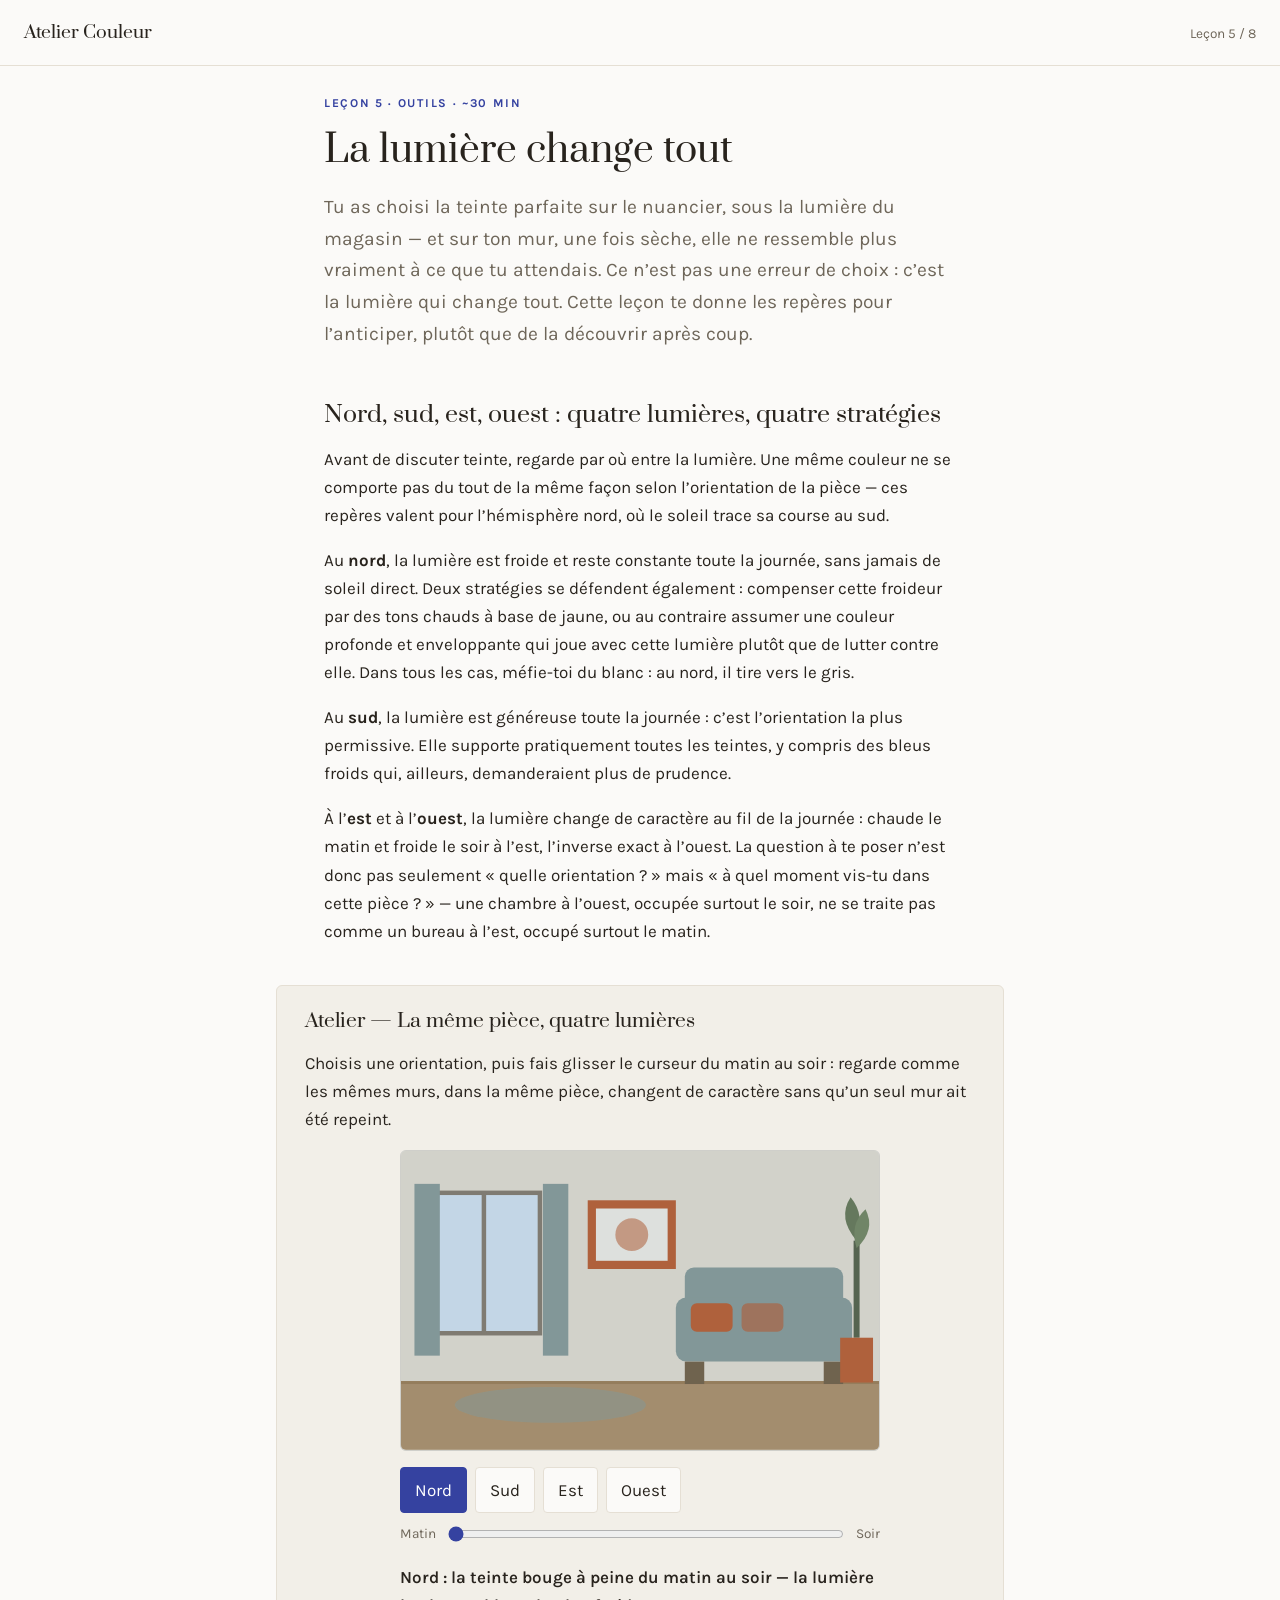
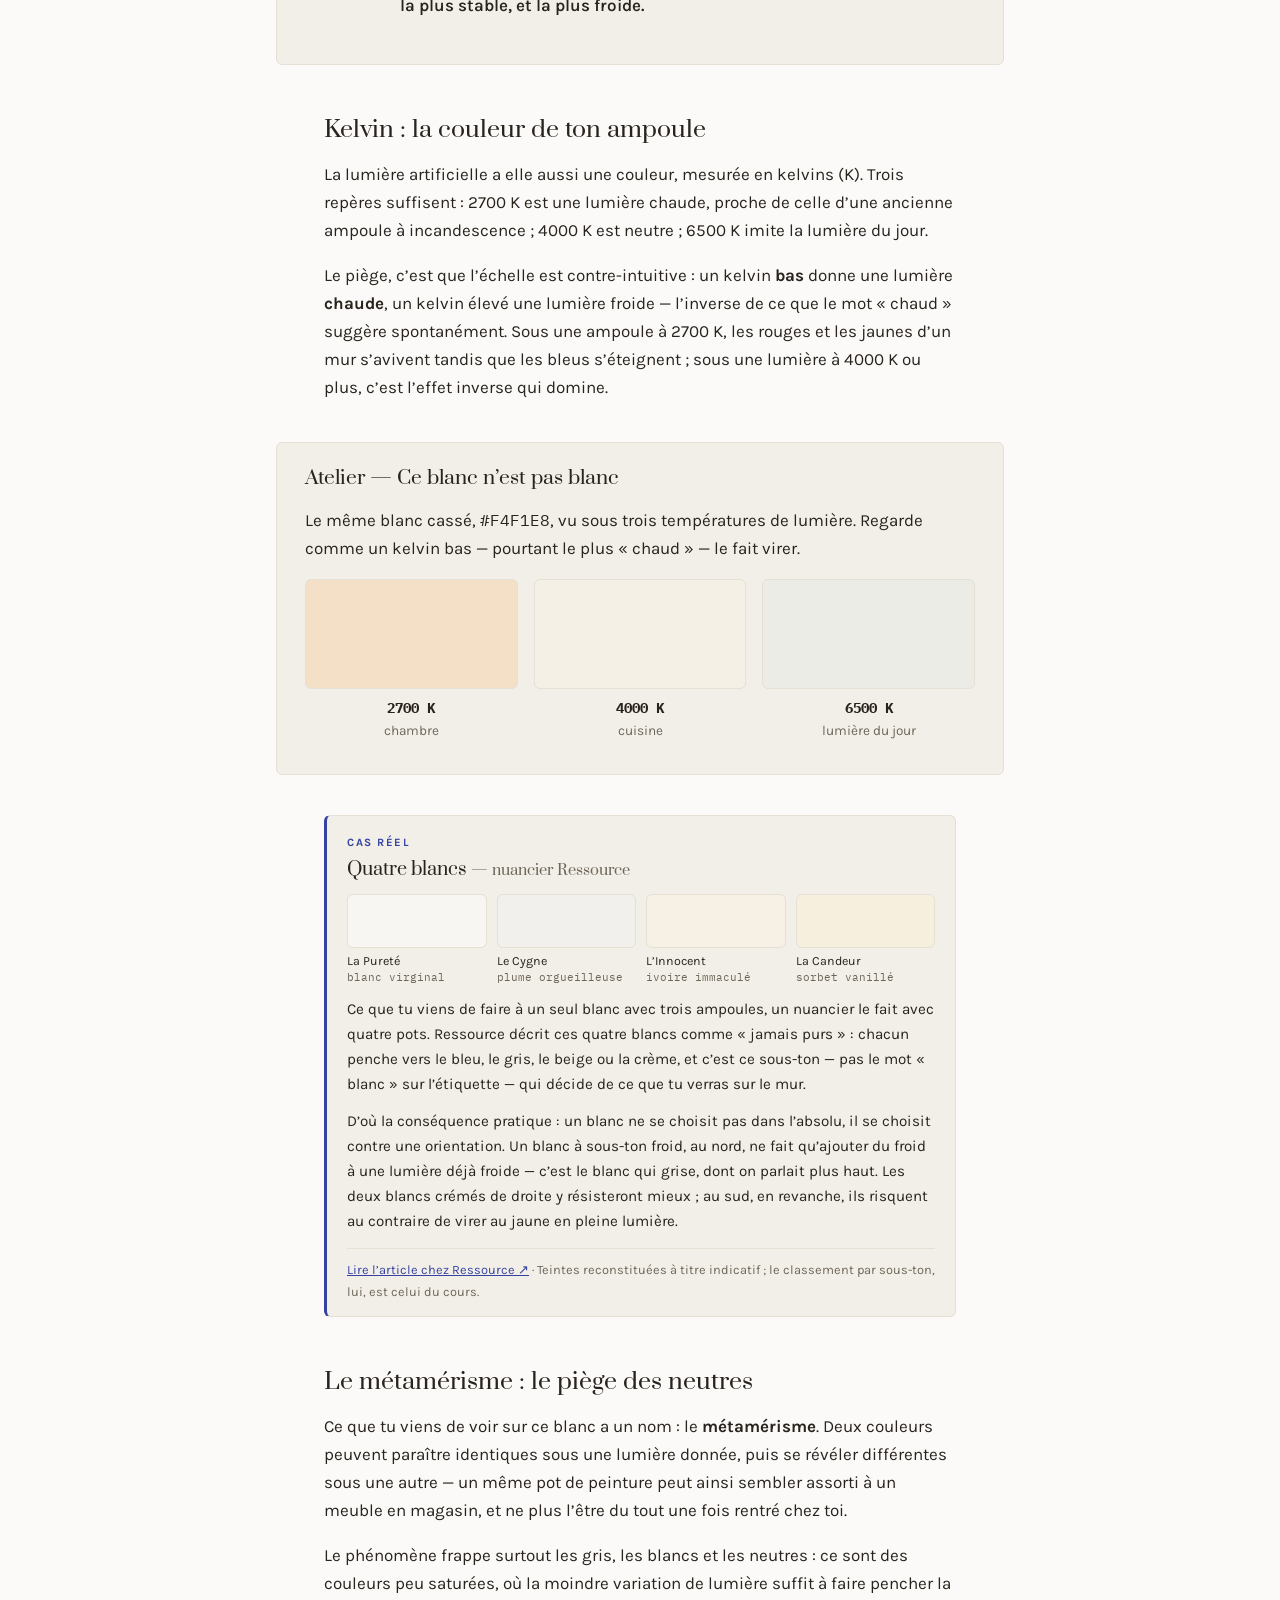
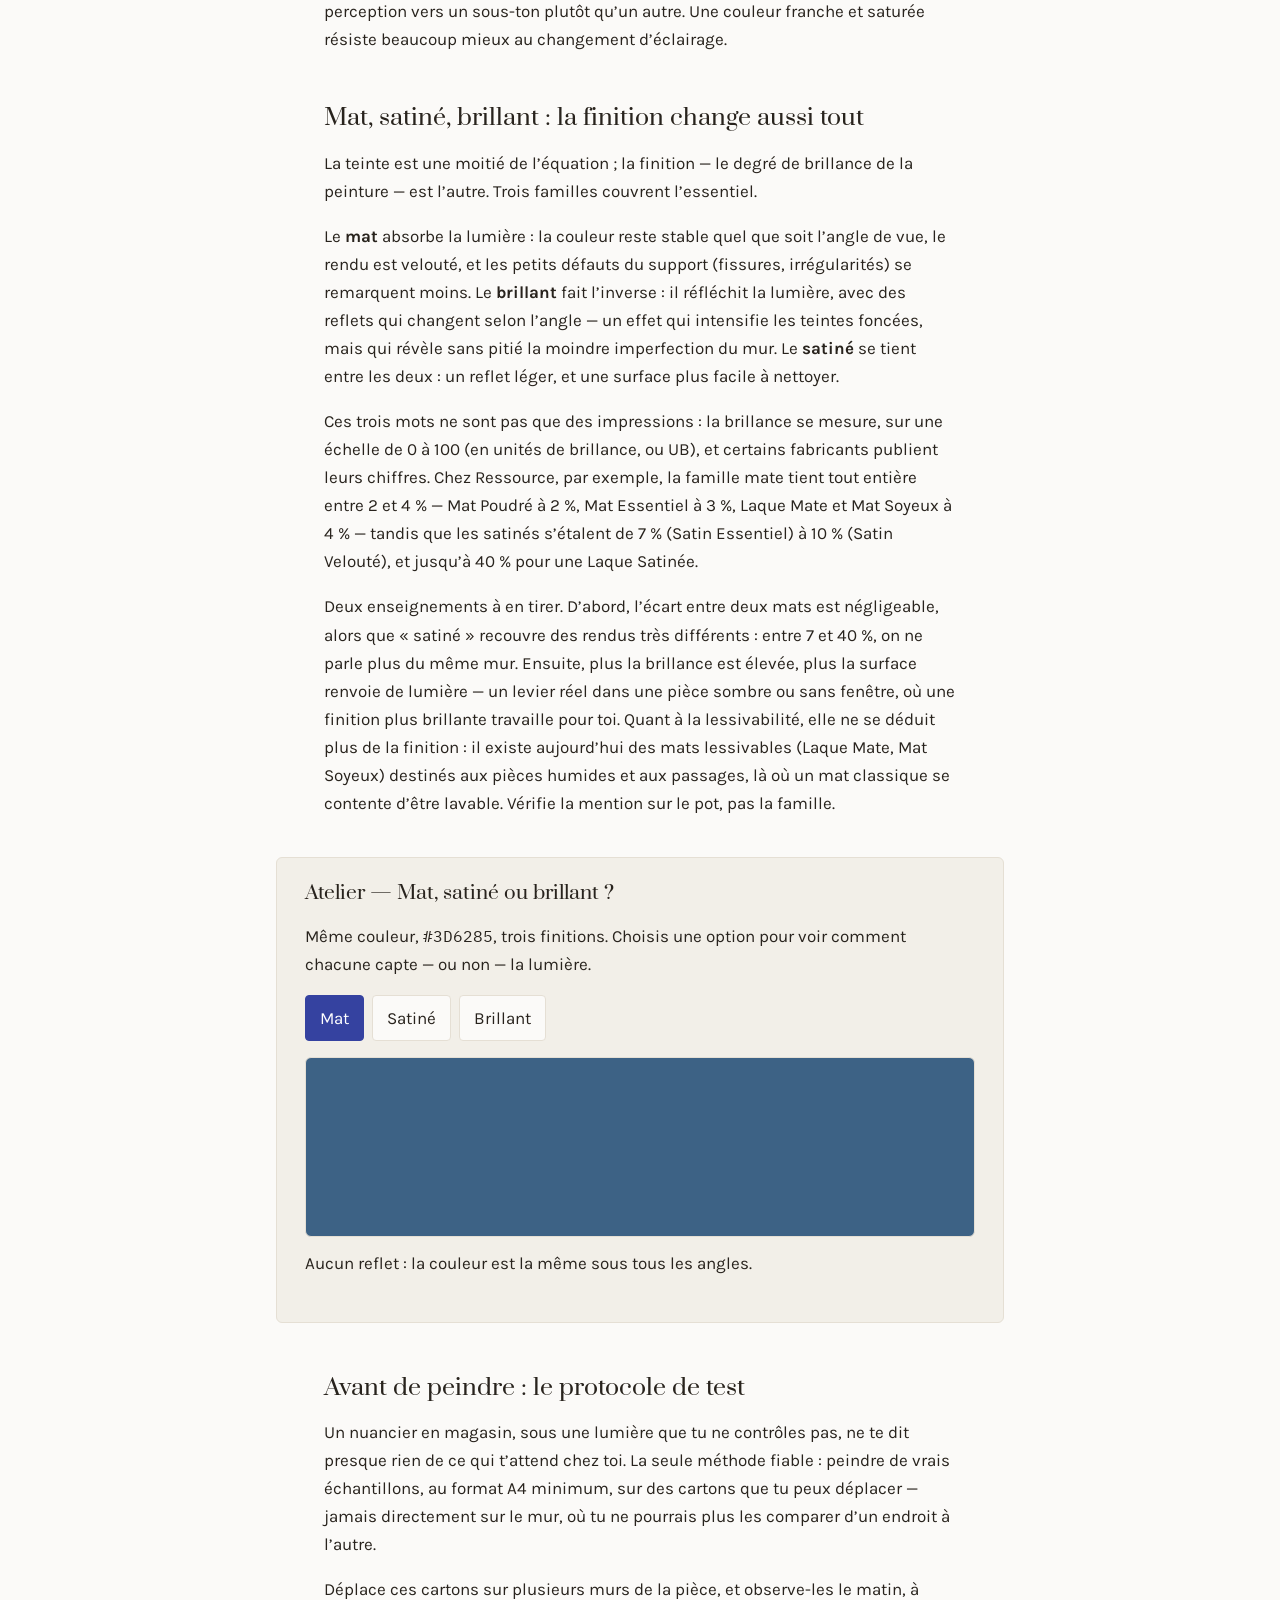
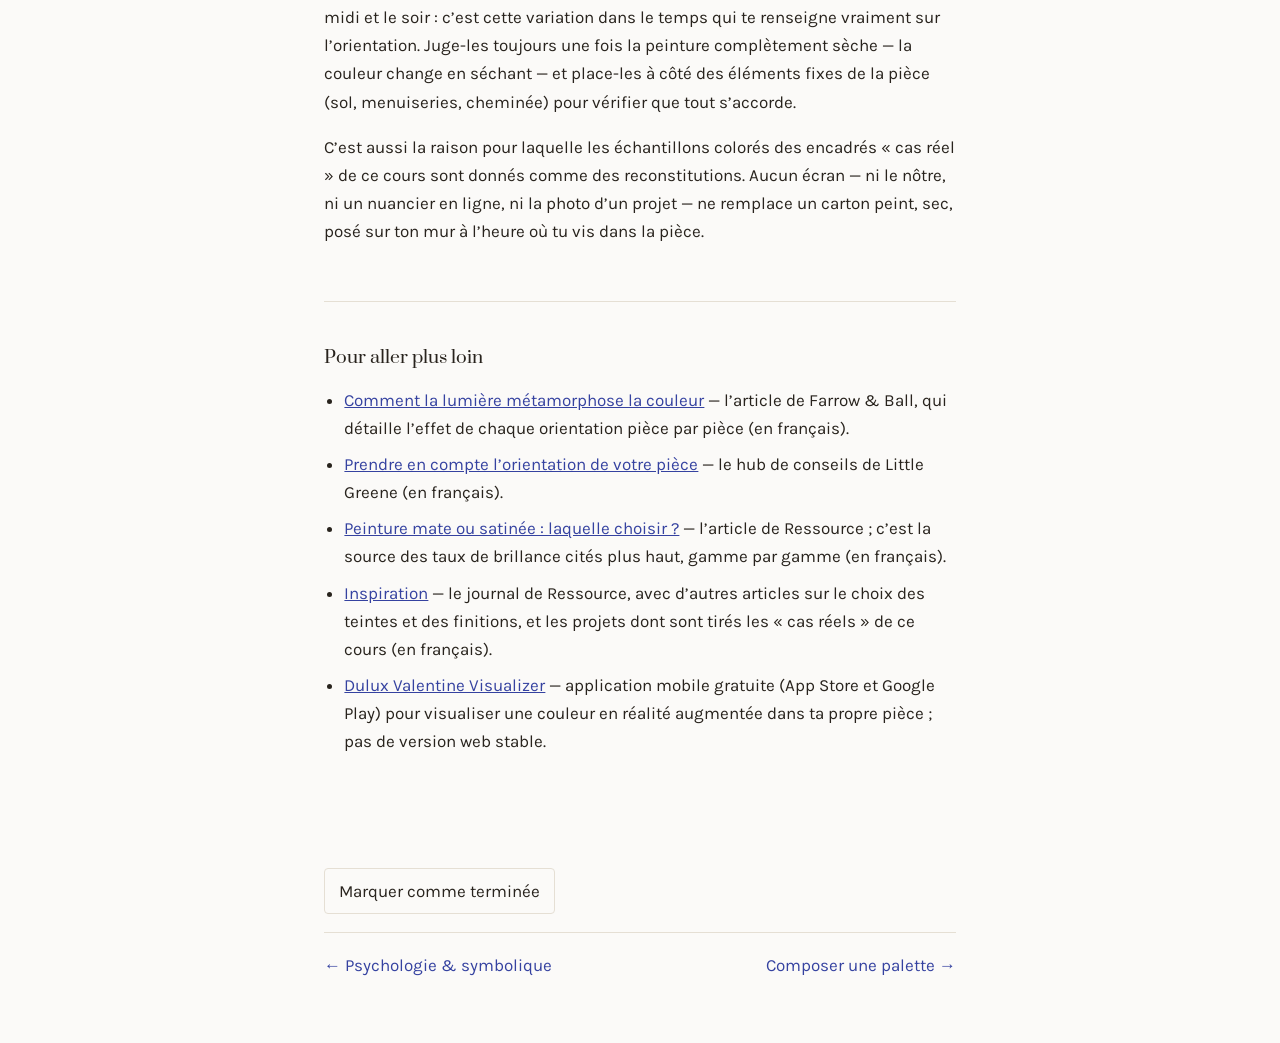
<file: 05-lumiere.html>
<!DOCTYPE html>
<html lang="fr">
<head>
<meta charset="utf-8">
<meta name="viewport" content="width=device-width, initial-scale=1">
<title>La lumière change tout — Atelier Couleur</title>
<link rel="preconnect" href="https://fonts.googleapis.com">
<link rel="preconnect" href="https://fonts.gstatic.com" crossorigin>
<link href="https://fonts.googleapis.com/css2?family=Prata&family=Karla:ital,wght@0,400;0,500;0,700;1,400&family=IBM+Plex+Mono:wght@400;500&display=swap" rel="stylesheet">
<link rel="stylesheet" href="assets/style.css">
<style>
.light-wrap {
  max-width: 480px;
  margin: 0 auto;
}

#light-room {
  position: relative;
  --c60: #E8E2D4;
  --c30: #8FA3A0;
  --c10: #C1683F;
}

#light-room .room {
  display: block;
}

#light-overlay {
  position: absolute;
  inset: 0;
  mix-blend-mode: multiply;
  border-radius: 6px;
  pointer-events: none;
}

.light-controls {
  display: flex;
  gap: 8px;
  flex-wrap: wrap;
  margin: 16px 0 10px;
}

.light-time {
  display: flex;
  align-items: center;
  gap: 10px;
  margin: 4px 0 16px;
}

.light-time input[type="range"] {
  flex: 1;
}

.light-time span {
  font-size: .85rem;
  color: var(--muted);
  white-space: nowrap;
}

#light-caption {
  font-weight: 600;
}

.kelvin-row {
  display: flex;
  gap: 16px;
  flex-wrap: wrap;
  margin: 16px 0 4px;
}

.kelvin-item {
  flex: 1 1 140px;
  text-align: center;
}

.kelvin-swatch {
  position: relative;
  height: 110px;
  border-radius: 6px;
  border: 1px solid var(--line);
  overflow: hidden;
  background: #F4F1E8;
}

.kelvin-overlay {
  position: absolute;
  inset: 0;
  mix-blend-mode: multiply;
}

.kelvin-item p {
  margin: 8px 0 0;
  font-size: .85rem;
  color: var(--muted);
}

.kelvin-k {
  display: block;
  font-family: "IBM Plex Mono", ui-monospace, SFMono-Regular, monospace;
  font-weight: 700;
  color: var(--ink);
}

.finish-controls {
  display: flex;
  flex-wrap: wrap;
  gap: 8px;
  margin-bottom: 16px;
}

.finish-swatch {
  height: 180px;
  border-radius: 6px;
  border: 1px solid var(--line);
  background-color: #3D6285;
}

.finish-satin {
  background-image: linear-gradient(115deg, rgba(255, 255, 255, .10) 0%, transparent 40%);
}

.finish-brillant {
  background-image:
    linear-gradient(115deg, rgba(255, 255, 255, .35) 0%, transparent 35%),
    linear-gradient(115deg, transparent 55%, rgba(255, 255, 255, .55) 58%, rgba(255, 255, 255, .55) 62%, transparent 65%);
}

#finish-caption {
  margin-top: 12px;
}
</style>
</head>
<body data-lesson="05-lumiere">
<header class="site-header" data-nav></header>
<main>
  <p class="eyebrow">Leçon 5 · Outils · ~30 min</p>
  <h1>La lumière change tout</h1>
  <p class="lede">Tu as choisi la teinte parfaite sur le nuancier, sous la lumière du magasin — et sur ton mur, une fois sèche, elle ne ressemble plus vraiment à ce que tu attendais. Ce n’est pas une erreur de choix : c’est la lumière qui change tout. Cette leçon te donne les repères pour l’anticiper, plutôt que de la découvrir après coup.</p>

  <section>
    <h2>Nord, sud, est, ouest : quatre lumières, quatre stratégies</h2>
    <p>Avant de discuter teinte, regarde par où entre la lumière. Une même couleur ne se comporte pas du tout de la même façon selon l’orientation de la pièce — ces repères valent pour l’hémisphère nord, où le soleil trace sa course au sud.</p>
    <p>Au <strong>nord</strong>, la lumière est froide et reste constante toute la journée, sans jamais de soleil direct. Deux stratégies se défendent également : compenser cette froideur par des tons chauds à base de jaune, ou au contraire assumer une couleur profonde et enveloppante qui joue avec cette lumière plutôt que de lutter contre elle. Dans tous les cas, méfie-toi du blanc : au nord, il tire vers le gris.</p>
    <p>Au <strong>sud</strong>, la lumière est généreuse toute la journée : c’est l’orientation la plus permissive. Elle supporte pratiquement toutes les teintes, y compris des bleus froids qui, ailleurs, demanderaient plus de prudence.</p>
    <p>À l’<strong>est</strong> et à l’<strong>ouest</strong>, la lumière change de caractère au fil de la journée : chaude le matin et froide le soir à l’est, l’inverse exact à l’ouest. La question à te poser n’est donc pas seulement « quelle orientation ? » mais « à quel moment vis-tu dans cette pièce ? » — une chambre à l’ouest, occupée surtout le soir, ne se traite pas comme un bureau à l’est, occupé surtout le matin.</p>
  </section>

  <section class="atelier">
    <h2>Atelier — La même pièce, quatre lumières</h2>
    <p>Choisis une orientation, puis fais glisser le curseur du matin au soir : regarde comme les mêmes murs, dans la même pièce, changent de caractère sans qu’un seul mur ait été repeint.</p>
    <div class="light-wrap">
      <div id="light-room"></div>
      <div class="light-controls" id="light-orientations" role="group" aria-label="Orientation de la pièce">
        <button type="button" class="btn" data-o="nord" aria-pressed="true">Nord</button>
        <button type="button" class="btn" data-o="sud" aria-pressed="false">Sud</button>
        <button type="button" class="btn" data-o="est" aria-pressed="false">Est</button>
        <button type="button" class="btn" data-o="ouest" aria-pressed="false">Ouest</button>
      </div>
      <div class="light-time">
        <span>Matin</span>
        <input type="range" id="light-time" min="0" max="100" value="0" aria-label="Moment de la journée, du matin au soir">
        <span>Soir</span>
      </div>
      <p id="light-caption"></p>
    </div>
  </section>

  <section>
    <h2>Kelvin : la couleur de ton ampoule</h2>
    <p>La lumière artificielle a elle aussi une couleur, mesurée en kelvins (K). Trois repères suffisent : 2700 K est une lumière chaude, proche de celle d’une ancienne ampoule à incandescence ; 4000 K est neutre ; 6500 K imite la lumière du jour.</p>
    <p>Le piège, c’est que l’échelle est contre-intuitive : un kelvin <strong>bas</strong> donne une lumière <strong>chaude</strong>, un kelvin élevé une lumière froide — l’inverse de ce que le mot « chaud » suggère spontanément. Sous une ampoule à 2700 K, les rouges et les jaunes d’un mur s’avivent tandis que les bleus s’éteignent ; sous une lumière à 4000 K ou plus, c’est l’effet inverse qui domine.</p>
  </section>

  <section class="atelier">
    <h2>Atelier — Ce blanc n’est pas blanc</h2>
    <p>Le même blanc cassé, <span class="hex">#F4F1E8</span>, vu sous trois températures de lumière. Regarde comme un kelvin bas — pourtant le plus « chaud » — le fait virer.</p>
    <div class="kelvin-row">
      <div class="kelvin-item">
        <div class="kelvin-swatch"><div class="kelvin-overlay" style="background:#FFB870; opacity:.25"></div></div>
        <p><span class="kelvin-k">2700 K</span>chambre</p>
      </div>
      <div class="kelvin-item">
        <div class="kelvin-swatch"><div class="kelvin-overlay" style="background:#FFF2DC; opacity:.08"></div></div>
        <p><span class="kelvin-k">4000 K</span>cuisine</p>
      </div>
      <div class="kelvin-item">
        <div class="kelvin-swatch"><div class="kelvin-overlay" style="background:#CFE0F0; opacity:.18"></div></div>
        <p><span class="kelvin-k">6500 K</span>lumière du jour</p>
      </div>
    </div>
  </section>

  <aside class="cas-reel">
    <p class="cas-eyebrow">Cas réel</p>
    <h3>Quatre blancs <span class="cas-place">— nuancier Ressource</span></h3>
    <ul class="cas-swatches">
      <li><span class="swatch" style="background:#F7F6F3"></span><span class="cas-shade">La Pureté</span><span class="hex">blanc virginal</span></li>
      <li><span class="swatch" style="background:#F1F0EC"></span><span class="cas-shade">Le Cygne</span><span class="hex">plume orgueilleuse</span></li>
      <li><span class="swatch" style="background:#F6F1E4"></span><span class="cas-shade">L’Innocent</span><span class="hex">ivoire immaculé</span></li>
      <li><span class="swatch" style="background:#F7EFDD"></span><span class="cas-shade">La Candeur</span><span class="hex">sorbet vanillé</span></li>
    </ul>
    <p>Ce que tu viens de faire à un seul blanc avec trois ampoules, un nuancier le fait avec quatre pots. Ressource décrit ces quatre blancs comme « jamais purs » : chacun penche vers le bleu, le gris, le beige ou la crème, et c’est ce sous-ton — pas le mot « blanc » sur l’étiquette — qui décide de ce que tu verras sur le mur.</p>
    <p>D’où la conséquence pratique : un blanc ne se choisit pas dans l’absolu, il se choisit contre une orientation. Un blanc à sous-ton froid, au nord, ne fait qu’ajouter du froid à une lumière déjà froide — c’est le blanc qui grise, dont on parlait plus haut. Les deux blancs crémés de droite y résisteront mieux ; au sud, en revanche, ils risquent au contraire de virer au jaune en pleine lumière.</p>
    <p class="cas-source"><a href="https://ressource-peintures.com/inspiration/produit-service/comment-choisir-son-blanc/">Lire l’article chez Ressource ↗</a> · Teintes reconstituées à titre indicatif ; le classement par sous-ton, lui, est celui du cours.</p>
  </aside>

  <section>
    <h2>Le métamérisme : le piège des neutres</h2>
    <p>Ce que tu viens de voir sur ce blanc a un nom : le <strong>métamérisme</strong>. Deux couleurs peuvent paraître identiques sous une lumière donnée, puis se révéler différentes sous une autre — un même pot de peinture peut ainsi sembler assorti à un meuble en magasin, et ne plus l’être du tout une fois rentré chez toi.</p>
    <p>Le phénomène frappe surtout les gris, les blancs et les neutres : ce sont des couleurs peu saturées, où la moindre variation de lumière suffit à faire pencher la perception vers un sous-ton plutôt qu’un autre. Une couleur franche et saturée résiste beaucoup mieux au changement d’éclairage.</p>
  </section>

  <section>
    <h2>Mat, satiné, brillant : la finition change aussi tout</h2>
    <p>La teinte est une moitié de l’équation ; la finition — le degré de brillance de la peinture — est l’autre. Trois familles couvrent l’essentiel.</p>
    <p>Le <strong>mat</strong> absorbe la lumière : la couleur reste stable quel que soit l’angle de vue, le rendu est velouté, et les petits défauts du support (fissures, irrégularités) se remarquent moins. Le <strong>brillant</strong> fait l’inverse : il réfléchit la lumière, avec des reflets qui changent selon l’angle — un effet qui intensifie les teintes foncées, mais qui révèle sans pitié la moindre imperfection du mur. Le <strong>satiné</strong> se tient entre les deux : un reflet léger, et une surface plus facile à nettoyer.</p>
    <p>Ces trois mots ne sont pas que des impressions : la brillance se mesure, sur une échelle de 0 à 100 (en unités de brillance, ou UB), et certains fabricants publient leurs chiffres. Chez Ressource, par exemple, la famille mate tient tout entière entre 2 et 4 % — Mat Poudré à 2 %, Mat Essentiel à 3 %, Laque Mate et Mat Soyeux à 4 % — tandis que les satinés s’étalent de 7 % (Satin Essentiel) à 10 % (Satin Velouté), et jusqu’à 40 % pour une Laque Satinée.</p>
    <p>Deux enseignements à en tirer. D’abord, l’écart entre deux mats est négligeable, alors que « satiné » recouvre des rendus très différents : entre 7 et 40 %, on ne parle plus du même mur. Ensuite, plus la brillance est élevée, plus la surface renvoie de lumière — un levier réel dans une pièce sombre ou sans fenêtre, où une finition plus brillante travaille pour toi. Quant à la lessivabilité, elle ne se déduit plus de la finition : il existe aujourd’hui des mats lessivables (Laque Mate, Mat Soyeux) destinés aux pièces humides et aux passages, là où un mat classique se contente d’être lavable. Vérifie la mention sur le pot, pas la famille.</p>
  </section>

  <section class="atelier">
    <h2>Atelier — Mat, satiné ou brillant ?</h2>
    <p>Même couleur, <span class="hex">#3D6285</span>, trois finitions. Choisis une option pour voir comment chacune capte — ou non — la lumière.</p>
    <div class="finish-controls" id="finish-controls" role="group" aria-label="Finition de peinture">
      <button type="button" class="btn" data-f="mat" aria-pressed="true">Mat</button>
      <button type="button" class="btn" data-f="satin" aria-pressed="false">Satiné</button>
      <button type="button" class="btn" data-f="brillant" aria-pressed="false">Brillant</button>
    </div>
    <div id="finish-swatch" class="finish-swatch finish-mat" role="img" aria-label="Échantillon de peinture bleu montrant le rendu de la finition sélectionnée"></div>
    <p id="finish-caption"></p>
  </section>

  <section>
    <h2>Avant de peindre : le protocole de test</h2>
    <p>Un nuancier en magasin, sous une lumière que tu ne contrôles pas, ne te dit presque rien de ce qui t’attend chez toi. La seule méthode fiable : peindre de vrais échantillons, au format A4 minimum, sur des cartons que tu peux déplacer — jamais directement sur le mur, où tu ne pourrais plus les comparer d’un endroit à l’autre.</p>
    <p>Déplace ces cartons sur plusieurs murs de la pièce, et observe-les le matin, à midi et le soir : c’est cette variation dans le temps qui te renseigne vraiment sur l’orientation. Juge-les toujours une fois la peinture complètement sèche — la couleur change en séchant — et place-les à côté des éléments fixes de la pièce (sol, menuiseries, cheminée) pour vérifier que tout s’accorde.</p>
    <p>C’est aussi la raison pour laquelle les échantillons colorés des encadrés « cas réel » de ce cours sont donnés comme des reconstitutions. Aucun écran — ni le nôtre, ni un nuancier en ligne, ni la photo d’un projet — ne remplace un carton peint, sec, posé sur ton mur à l’heure où tu vis dans la pièce.</p>
  </section>

  <aside class="further">
    <h2>Pour aller plus loin</h2>
    <ul>
      <li><a href="https://www.farrow-ball.com/fr/comment-la-lumiere-metamorphose-la-couleur">Comment la lumière métamorphose la couleur</a> — l’article de Farrow &amp; Ball, qui détaille l’effet de chaque orientation pièce par pièce (en français).</li>
      <li><a href="https://www.littlegreene.fr/advice-hub/prendre-en-compte-lorientation-de-votre-piece">Prendre en compte l’orientation de votre pièce</a> — le hub de conseils de Little Greene (en français).</li>
      <li><a href="https://ressource-peintures.com/inspiration/produit-service/peinture-mate-ou-satinee-laquelle-choisir/">Peinture mate ou satinée : laquelle choisir ?</a> — l’article de Ressource ; c’est la source des taux de brillance cités plus haut, gamme par gamme (en français).</li>
      <li><a href="https://ressource-peintures.com/inspiration/">Inspiration</a> — le journal de Ressource, avec d’autres articles sur le choix des teintes et des finitions, et les projets dont sont tirés les « cas réels » de ce cours (en français).</li>
      <li><a href="https://apps.apple.com/fr/app/dulux-valentine-visualizer/id551996797">Dulux Valentine Visualizer</a> — application mobile gratuite (App Store et Google Play) pour visualiser une couleur en réalité augmentée dans ta propre pièce ; pas de version web stable.</li>
    </ul>
  </aside>
</main>
<footer class="site-footer" data-lesson-nav></footer>
<script src="assets/course.js"></script>
<script>
(function () {
  const room = document.getElementById('light-room');
  const orientEl = document.getElementById('light-orientations');
  const timeEl = document.getElementById('light-time');
  const caption = document.getElementById('light-caption');
  if (!room || !orientEl || !timeEl || !caption) return;

  room.innerHTML = AC.roomSVG();
  const overlay = document.createElement('div');
  overlay.id = 'light-overlay';
  room.append(overlay);

  const TINTS = {
    nord: { a: ['#AEC1D6', 0.30], b: ['#A8BCD4', 0.32] },
    sud: { a: ['#FFE3B8', 0.14], b: ['#FFD9A0', 0.20] },
    est: { a: ['#FFD9A0', 0.30], b: ['#B4C4D8', 0.24] },
    ouest: { a: ['#B4C4D8', 0.24], b: ['#FFBE7A', 0.32] },
  };

  const CAPTIONS = {
    nord: 'Nord : la teinte bouge à peine du matin au soir — la lumière la plus stable, et la plus froide.',
    sud: 'Sud : le mur garde sa chaleur à toute heure. Fais glisser le curseur, l’écart reste faible.',
    est: 'Est : chaude au départ, la lumière se refroidit à mesure que tu pousses le curseur.',
    ouest: 'Ouest : froide au départ, elle se réchauffe en fin de course — l’inverse exact de l’est.',
  };

  const state = { o: 'nord', t: 0 };

  function apply(o, t) {
    const { a, b } = TINTS[o];
    overlay.style.background = t < 0.5 ? a[0] : b[0];
    overlay.style.opacity = a[1] + (b[1] - a[1]) * t;
    caption.textContent = CAPTIONS[o];
  }

  orientEl.addEventListener('click', (e) => {
    const b = e.target.closest('button[data-o]');
    if (!b) return;
    state.o = b.dataset.o;
    orientEl.querySelectorAll('button[data-o]').forEach((btn) => {
      btn.setAttribute('aria-pressed', String(btn === b));
    });
    apply(state.o, state.t);
  });

  timeEl.addEventListener('input', () => {
    state.t = Number(timeEl.value) / 100;
    apply(state.o, state.t);
  });

  apply(state.o, state.t);
})();

(function () {
  const controls = document.getElementById('finish-controls');
  const swatch = document.getElementById('finish-swatch');
  const caption = document.getElementById('finish-caption');
  if (!controls || !swatch || !caption) return;

  const CAPTIONS = {
    mat: 'Aucun reflet : la couleur est la même sous tous les angles.',
    satin: 'Un reflet léger, en haut à gauche — et une surface lessivable.',
    brillant: 'Deux reflets francs, qui se déplaceraient avec toi dans la pièce.',
  };

  function apply(f) {
    swatch.className = 'finish-swatch finish-' + f;
    caption.textContent = CAPTIONS[f];
    controls.querySelectorAll('button[data-f]').forEach((b) => {
      b.setAttribute('aria-pressed', String(b.dataset.f === f));
    });
  }

  controls.addEventListener('click', (e) => {
    const b = e.target.closest('button[data-f]');
    if (!b) return;
    apply(b.dataset.f);
  });

  apply('mat');
})();
</script>
</body>
</html>
</file>
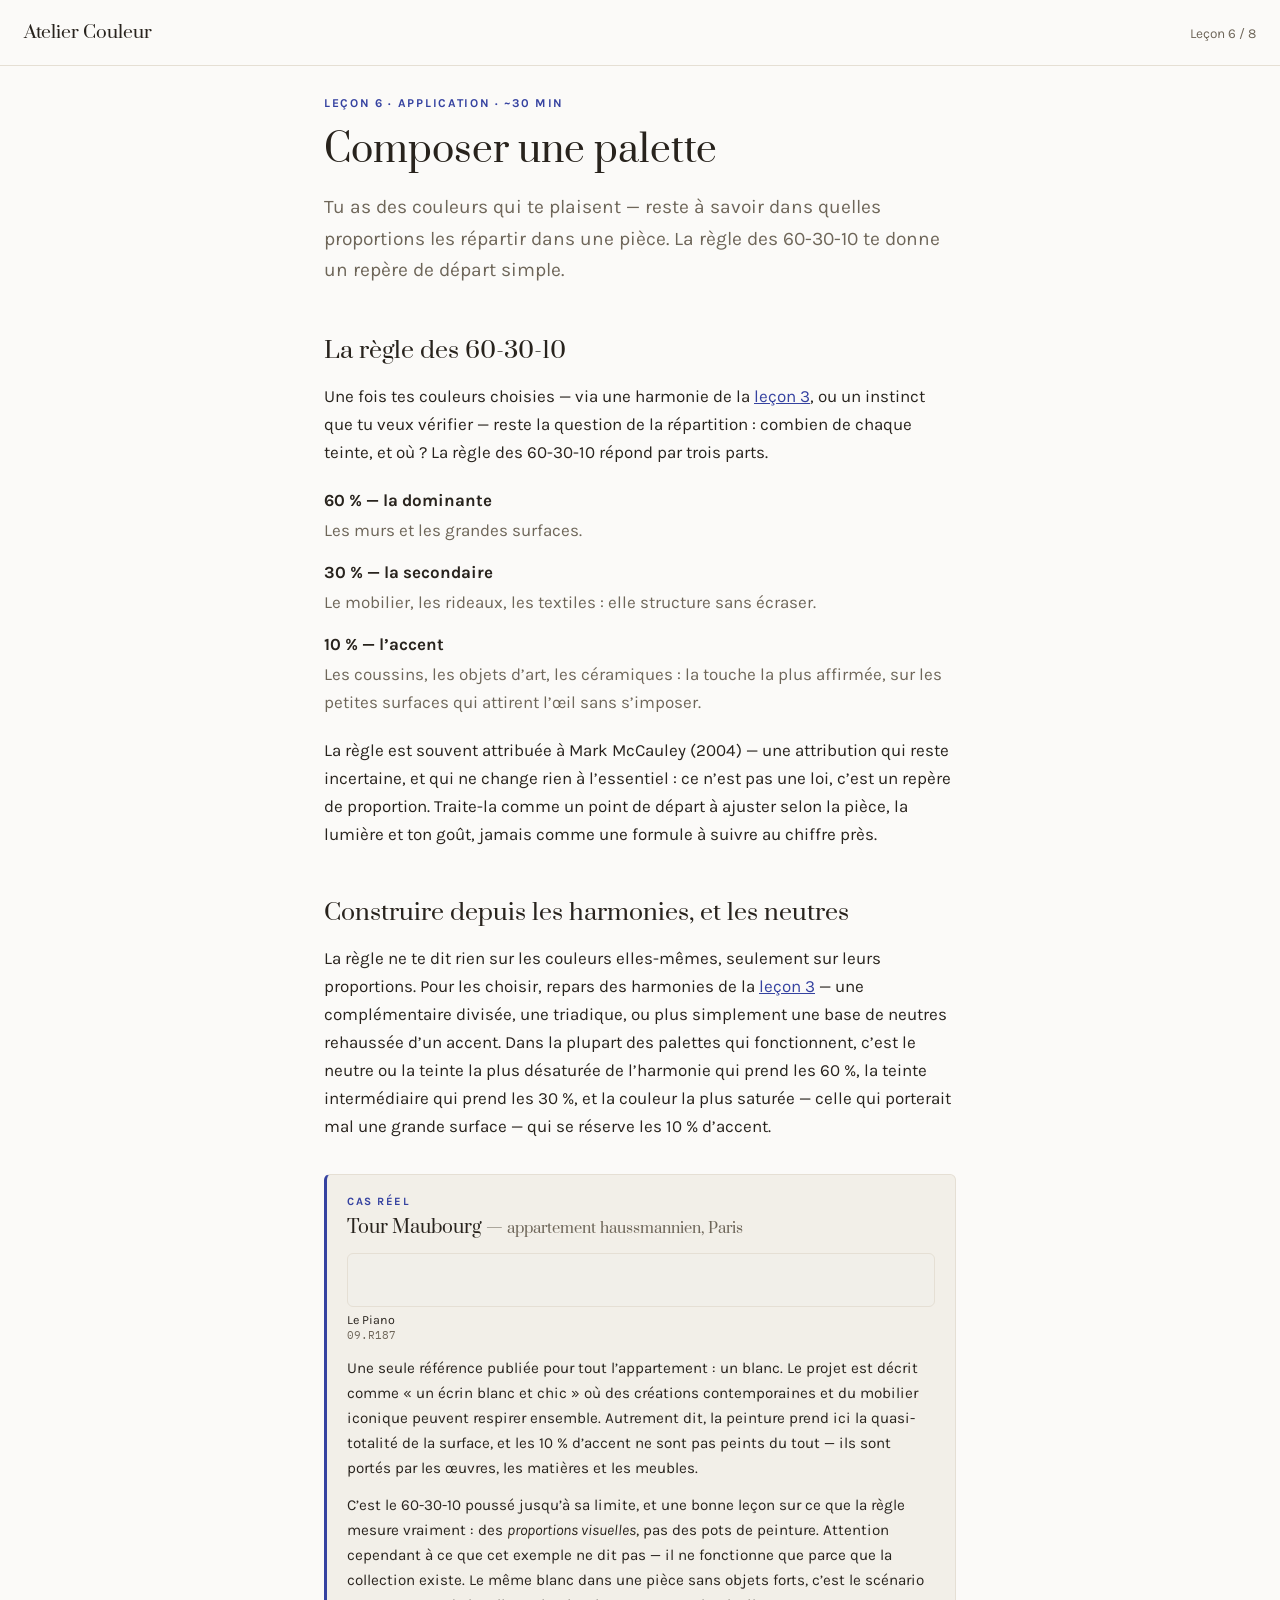
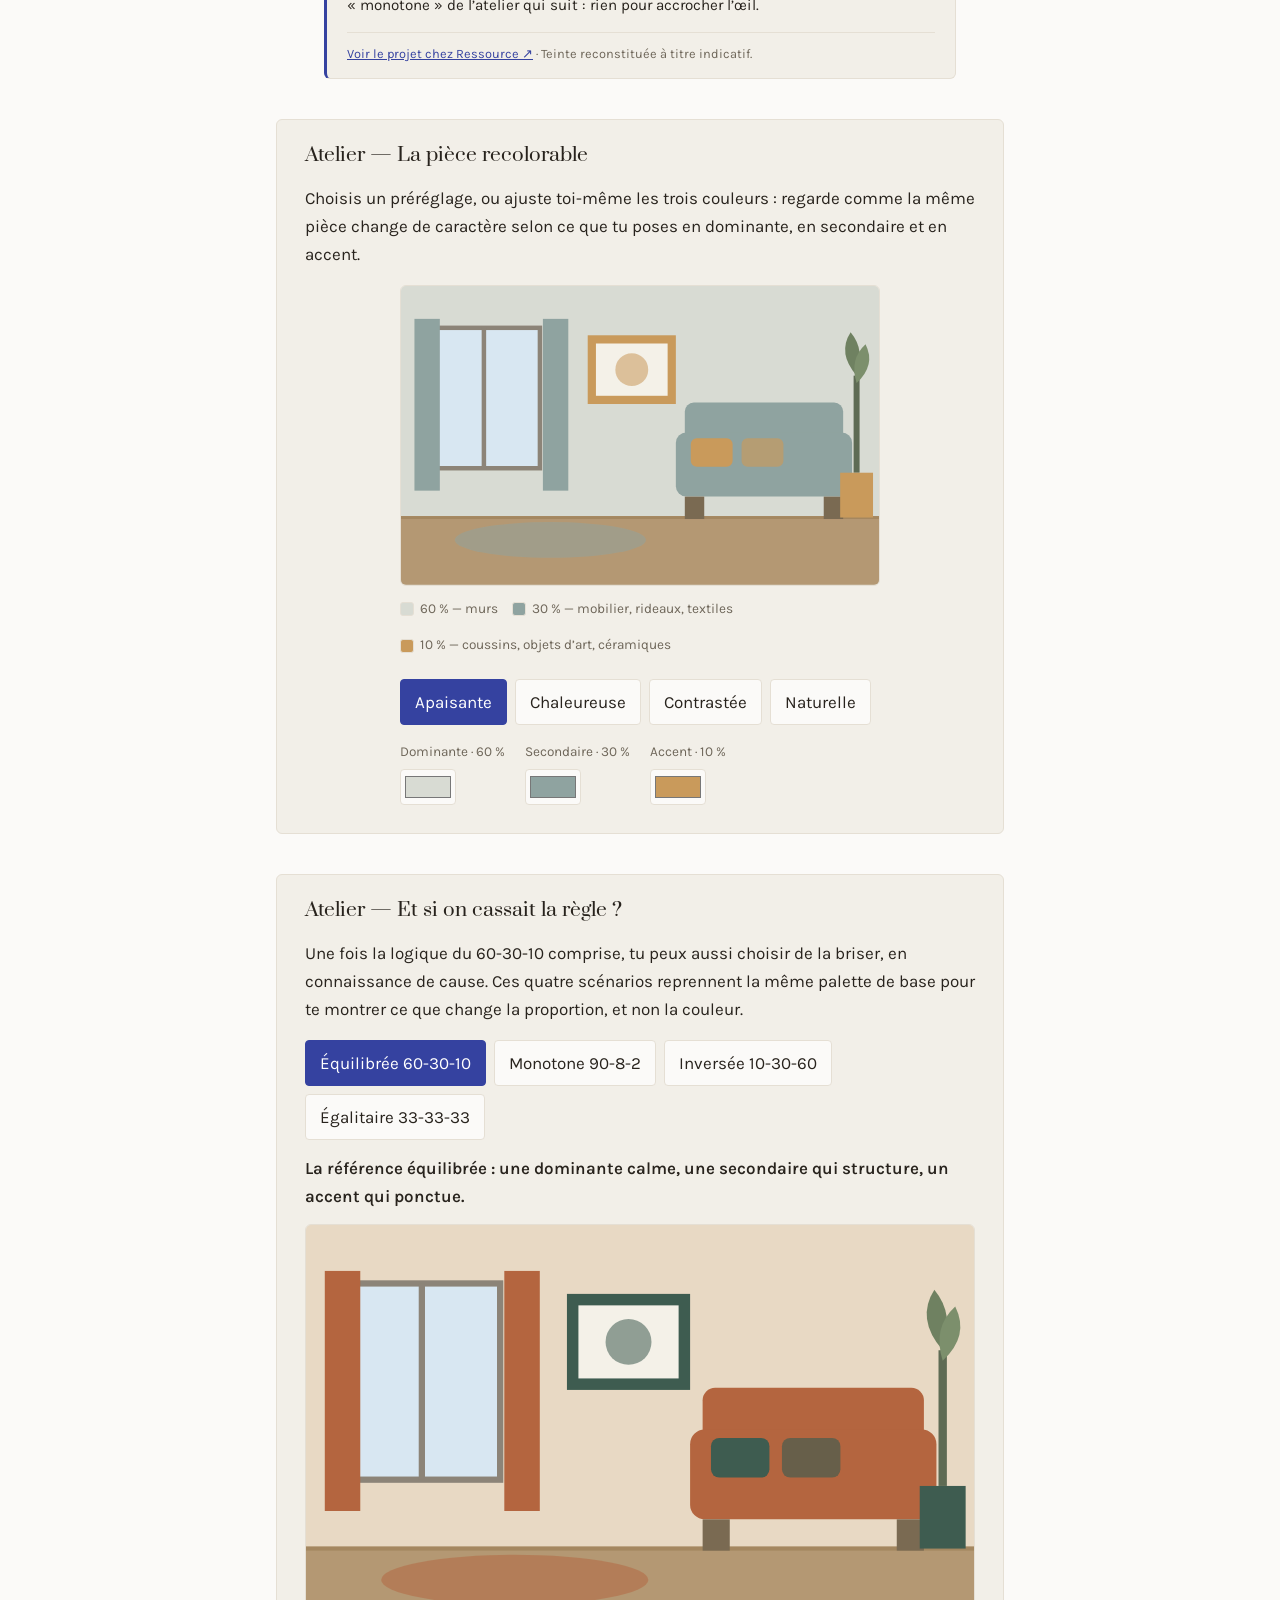
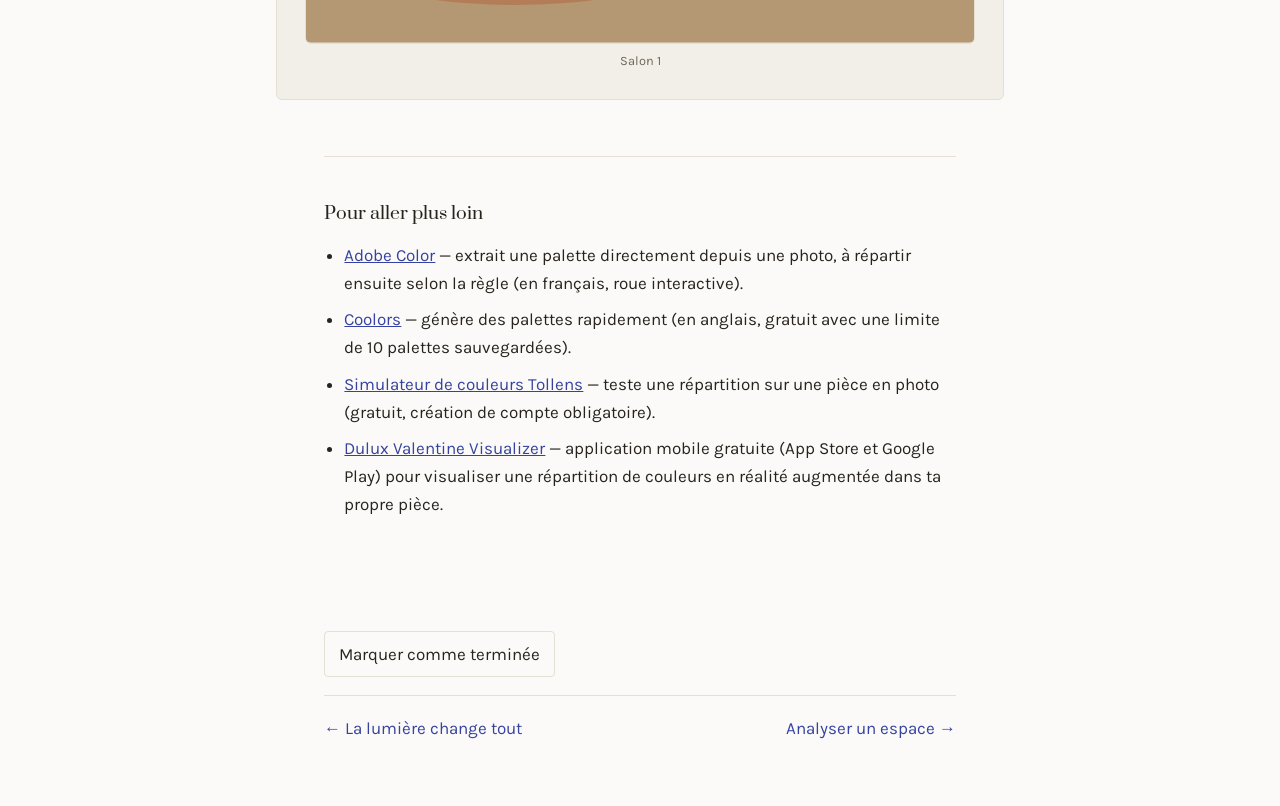
<file: 06-palette.html>
<!DOCTYPE html>
<html lang="fr">
<head>
<meta charset="utf-8">
<meta name="viewport" content="width=device-width, initial-scale=1">
<title>Composer une palette — Atelier Couleur</title>
<link rel="preconnect" href="https://fonts.googleapis.com">
<link rel="preconnect" href="https://fonts.gstatic.com" crossorigin>
<link href="https://fonts.googleapis.com/css2?family=Prata&family=Karla:ital,wght@0,400;0,500;0,700;1,400&family=IBM+Plex+Mono:wght@400;500&display=swap" rel="stylesheet">
<link rel="stylesheet" href="assets/style.css">
<style>
.palette-wrap {
  max-width: 480px;
  margin: 0 auto;
}

#palette-room {
  --c60: #D8DBD3;
  --c30: #8FA3A0;
  --c10: #C99A5B;
}

.palette-room-svg .room {
  display: block;
}

.palette-legend {
  list-style: none;
  display: flex;
  flex-wrap: wrap;
  gap: 14px;
  padding: 0;
  margin: 12px 0 0;
  font-size: .85rem;
  color: var(--muted);
}

.palette-legend li {
  display: flex;
  align-items: center;
  gap: 6px;
}

.legend-chip {
  width: 14px;
  height: 14px;
  border-radius: 3px;
  border: 1px solid var(--line);
  display: inline-block;
}

.palette-presets {
  display: flex;
  gap: 8px;
  flex-wrap: wrap;
  margin: 22px 0 16px;
}

.palette-colors {
  display: flex;
  gap: 20px;
  flex-wrap: wrap;
}

.color-field {
  display: flex;
  flex-direction: column;
  gap: 6px;
  font-size: .85rem;
  color: var(--muted);
}

.color-field input[type="color"] {
  width: 56px;
  height: 36px;
  padding: 2px;
  border: 1px solid var(--line);
  border-radius: 4px;
  background: var(--paper);
  cursor: pointer;
}

.rule-scenarios {
  display: flex;
  gap: 8px;
  flex-wrap: wrap;
  margin-bottom: 14px;
}

#rule-caption {
  font-weight: 600;
  margin: 14px 0;
}

.rule-rooms {
  display: grid;
  grid-template-columns: repeat(auto-fit, minmax(220px, 1fr));
  gap: 16px;
}

.rule-room-item p {
  margin: 6px 0 0;
  font-size: .8rem;
  color: var(--muted);
  text-align: center;
}

#rule-room-a, #rule-room-b {
  --c60: #E8D9C4;
  --c30: #B4653F;
  --c10: #3E5C50;
}
</style>
</head>
<body data-lesson="06-palette">
<header class="site-header" data-nav></header>
<main>
  <p class="eyebrow">Leçon 6 · Application · ~30 min</p>
  <h1>Composer une palette</h1>
  <p class="lede">Tu as des couleurs qui te plaisent — reste à savoir dans quelles proportions les répartir dans une pièce. La règle des 60-30-10 te donne un repère de départ simple.</p>

  <section>
    <h2>La règle des 60-30-10</h2>
    <p>Une fois tes couleurs choisies — via une harmonie de la <a href="03-harmonies.html">leçon 3</a>, ou un instinct que tu veux vérifier — reste la question de la répartition : combien de chaque teinte, et où ? La règle des 60-30-10 répond par trois parts.</p>
    <dl class="deflist">
      <dt>60 % — la dominante</dt>
      <dd>Les murs et les grandes surfaces.</dd>
      <dt>30 % — la secondaire</dt>
      <dd>Le mobilier, les rideaux, les textiles : elle structure sans écraser.</dd>
      <dt>10 % — l’accent</dt>
      <dd>Les coussins, les objets d’art, les céramiques : la touche la plus affirmée, sur les petites surfaces qui attirent l’œil sans s’imposer.</dd>
    </dl>
    <p>La règle est souvent attribuée à Mark McCauley (2004) — une attribution qui reste incertaine, et qui ne change rien à l’essentiel : ce n’est pas une loi, c’est un repère de proportion. Traite-la comme un point de départ à ajuster selon la pièce, la lumière et ton goût, jamais comme une formule à suivre au chiffre près.</p>
  </section>

  <section>
    <h2>Construire depuis les harmonies, et les neutres</h2>
    <p>La règle ne te dit rien sur les couleurs elles-mêmes, seulement sur leurs proportions. Pour les choisir, repars des harmonies de la <a href="03-harmonies.html">leçon 3</a> — une complémentaire divisée, une triadique, ou plus simplement une base de neutres rehaussée d’un accent. Dans la plupart des palettes qui fonctionnent, c’est le neutre ou la teinte la plus désaturée de l’harmonie qui prend les 60 %, la teinte intermédiaire qui prend les 30 %, et la couleur la plus saturée — celle qui porterait mal une grande surface — qui se réserve les 10 % d’accent.</p>

    <aside class="cas-reel">
      <p class="cas-eyebrow">Cas réel</p>
      <h3>Tour Maubourg <span class="cas-place">— appartement haussmannien, Paris</span></h3>
      <ul class="cas-swatches">
        <li><span class="swatch" style="background:#F1EFE9"></span><span class="cas-shade">Le Piano</span><span class="hex">09.R187</span></li>
      </ul>
      <p>Une seule référence publiée pour tout l’appartement : un blanc. Le projet est décrit comme « un écrin blanc et chic » où des créations contemporaines et du mobilier iconique peuvent respirer ensemble. Autrement dit, la peinture prend ici la quasi-totalité de la surface, et les 10 % d’accent ne sont pas peints du tout — ils sont portés par les œuvres, les matières et les meubles.</p>
      <p>C’est le 60-30-10 poussé jusqu’à sa limite, et une bonne leçon sur ce que la règle mesure vraiment : des <em>proportions visuelles</em>, pas des pots de peinture. Attention cependant à ce que cet exemple ne dit pas — il ne fonctionne que parce que la collection existe. Le même blanc dans une pièce sans objets forts, c’est le scénario « monotone » de l’atelier qui suit : rien pour accrocher l’œil.</p>
      <p class="cas-source"><a href="https://ressource-peintures.com/inspiration/projet/tour-maubourg/">Voir le projet chez Ressource ↗</a> · Teinte reconstituée à titre indicatif.</p>
    </aside>
  </section>

  <section class="atelier">
    <h2>Atelier — La pièce recolorable</h2>
    <p>Choisis un préréglage, ou ajuste toi-même les trois couleurs : regarde comme la même pièce change de caractère selon ce que tu poses en dominante, en secondaire et en accent.</p>
    <div class="palette-wrap">
      <div id="palette-room" class="palette-room">
        <div class="palette-room-svg"></div>
        <ul class="palette-legend">
          <li><span class="legend-chip" style="background:var(--c60)"></span>60 % — murs</li>
          <li><span class="legend-chip" style="background:var(--c30)"></span>30 % — mobilier, rideaux, textiles</li>
          <li><span class="legend-chip" style="background:var(--c10)"></span>10 % — coussins, objets d’art, céramiques</li>
        </ul>
      </div>
      <div class="palette-presets" id="palette-presets" role="group" aria-label="Palette prédéfinie">
        <button type="button" class="btn" data-preset="apaisante" aria-pressed="true">Apaisante</button>
        <button type="button" class="btn" data-preset="chaleureuse" aria-pressed="false">Chaleureuse</button>
        <button type="button" class="btn" data-preset="contrastee" aria-pressed="false">Contrastée</button>
        <button type="button" class="btn" data-preset="naturelle" aria-pressed="false">Naturelle</button>
      </div>
      <div class="palette-colors">
        <label class="color-field">Dominante · 60 %<input type="color" id="palette-c60" value="#D8DBD3" aria-label="Couleur dominante, 60 %"></label>
        <label class="color-field">Secondaire · 30 %<input type="color" id="palette-c30" value="#8FA3A0" aria-label="Couleur secondaire, 30 %"></label>
        <label class="color-field">Accent · 10 %<input type="color" id="palette-c10" value="#C99A5B" aria-label="Couleur d’accent, 10 %"></label>
      </div>
    </div>
  </section>

  <section class="atelier">
    <h2>Atelier — Et si on cassait la règle ?</h2>
    <p>Une fois la logique du 60-30-10 comprise, tu peux aussi choisir de la briser, en connaissance de cause. Ces quatre scénarios reprennent la même palette de base pour te montrer ce que change la proportion, et non la couleur.</p>
    <div class="rule-scenarios" id="rule-scenarios" role="group" aria-label="Scénario de répartition">
      <button type="button" class="btn" data-scenario="equilibre" aria-pressed="true">Équilibrée 60-30-10</button>
      <button type="button" class="btn" data-scenario="monotone" aria-pressed="false">Monotone 90-8-2</button>
      <button type="button" class="btn" data-scenario="inversee" aria-pressed="false">Inversée 10-30-60</button>
      <button type="button" class="btn" data-scenario="egalitaire" aria-pressed="false">Égalitaire 33-33-33</button>
    </div>
    <p id="rule-caption"></p>
    <div class="rule-rooms">
      <div class="rule-room-item">
        <div id="rule-room-a" class="rule-room"><div class="rule-room-svg"></div></div>
        <p>Salon 1</p>
      </div>
      <div class="rule-room-item" id="rule-room-b-item" hidden>
        <div id="rule-room-b" class="rule-room"><div class="rule-room-svg"></div></div>
        <p>Salon 2 — mêmes couleurs, redistribuées</p>
      </div>
    </div>
  </section>

  <aside class="further">
    <h2>Pour aller plus loin</h2>
    <ul>
      <li><a href="https://color.adobe.com/fr/create/color-wheel">Adobe Color</a> — extrait une palette directement depuis une photo, à répartir ensuite selon la règle (en français, roue interactive).</li>
      <li><a href="https://coolors.co">Coolors</a> — génère des palettes rapidement (en anglais, gratuit avec une limite de 10 palettes sauvegardées).</li>
      <li><a href="https://www.tollens.com/simulateur-de-couleurs">Simulateur de couleurs Tollens</a> — teste une répartition sur une pièce en photo (gratuit, création de compte obligatoire).</li>
      <li><a href="https://apps.apple.com/fr/app/dulux-valentine-visualizer/id551996797">Dulux Valentine Visualizer</a> — application mobile gratuite (App Store et Google Play) pour visualiser une répartition de couleurs en réalité augmentée dans ta propre pièce.</li>
    </ul>
  </aside>
</main>
<footer class="site-footer" data-lesson-nav></footer>
<script src="assets/course.js"></script>
<script>
(function () {
  const room = document.getElementById('palette-room');
  const svgHolder = room && room.querySelector('.palette-room-svg');
  const presets = document.getElementById('palette-presets');
  const i60 = document.getElementById('palette-c60');
  const i30 = document.getElementById('palette-c30');
  const i10 = document.getElementById('palette-c10');
  if (!room || !svgHolder || !presets || !i60 || !i30 || !i10) return;

  svgHolder.innerHTML = AC.roomSVG();

  const PRESETS = {
    apaisante:   ['#D8DBD3', '#8FA3A0', '#C99A5B'],
    chaleureuse: ['#E8D9C4', '#B4653F', '#3E5C50'],
    contrastee:  ['#EDEAE2', '#2F3D66', '#E0A426'],
    naturelle:   ['#E5DFD2', '#7A8B6F', '#A85B3C'],
  };
  function paint([c60, c30, c10]) {
    room.style.setProperty('--c60', c60);
    room.style.setProperty('--c30', c30);
    room.style.setProperty('--c10', c10);
    [i60, i30, i10].forEach((inp, k) => { inp.value = [c60, c30, c10][k]; });
  }

  presets.addEventListener('click', (e) => {
    const b = e.target.closest('button[data-preset]');
    if (!b) return;
    paint(PRESETS[b.dataset.preset]);
    presets.querySelectorAll('button[data-preset]').forEach((btn) => {
      btn.setAttribute('aria-pressed', String(btn === b));
    });
  });

  [i60, i30, i10].forEach((inp) => {
    inp.addEventListener('input', () => paint([i60.value, i30.value, i10.value]));
  });

  paint(PRESETS.apaisante);
})();

(function () {
  const roomA = document.getElementById('rule-room-a');
  const roomB = document.getElementById('rule-room-b');
  const itemB = document.getElementById('rule-room-b-item');
  const svgA = roomA && roomA.querySelector('.rule-room-svg');
  const svgB = roomB && roomB.querySelector('.rule-room-svg');
  const scenarios = document.getElementById('rule-scenarios');
  const caption = document.getElementById('rule-caption');
  if (!roomA || !roomB || !itemB || !svgA || !svgB || !scenarios || !caption) return;

  svgA.innerHTML = AC.roomSVG();
  svgB.innerHTML = AC.roomSVG();

  function paintRoom(el, colors) {
    el.style.setProperty('--c60', colors[0]);
    el.style.setProperty('--c30', colors[1]);
    el.style.setProperty('--c10', colors[2]);
  }

  const SCENARIOS = {
    equilibre: {
      colors: ['#E8D9C4', '#B4653F', '#3E5C50'],
      text: 'La référence équilibrée : une dominante calme, une secondaire qui structure, un accent qui ponctue.',
    },
    monotone: {
      colors: ['#E8D9C4', '#E0D2BC', '#D8CCB6'],
      text: 'Sans contraste de valeur ni d’accent, l’œil n’a rien à accrocher : la pièce s’aplatit.',
    },
    inversee: {
      colors: ['#3E5C50', '#B4653F', '#E8D9C4'],
      text: 'Possible, mais la pièce devient enveloppante, sombre — un choix fort, pas un défaut (la stratégie « assumer » de la leçon 5).',
    },
    egalitaire: {
      colors: ['#E8D9C4', '#B4653F', '#3E5C50'],
      text: 'Les trois couleurs se battent, aucune ne domine — ici réparties sur deux salons, puisque le gabarit d’une seule pièce reste, lui, fixé en 60-30-10.',
    },
  };

  function apply(key) {
    const s = SCENARIOS[key];
    paintRoom(roomA, s.colors);
    if (key === 'egalitaire') {
      itemB.hidden = false;
      paintRoom(roomB, [s.colors[1], s.colors[2], s.colors[0]]);
    } else {
      itemB.hidden = true;
    }
    caption.textContent = s.text;
    scenarios.querySelectorAll('button[data-scenario]').forEach((b) => {
      b.setAttribute('aria-pressed', String(b.dataset.scenario === key));
    });
  }

  scenarios.addEventListener('click', (e) => {
    const b = e.target.closest('button[data-scenario]');
    if (!b) return;
    apply(b.dataset.scenario);
  });

  apply('equilibre');
})();
</script>
</body>
</html>
</file>
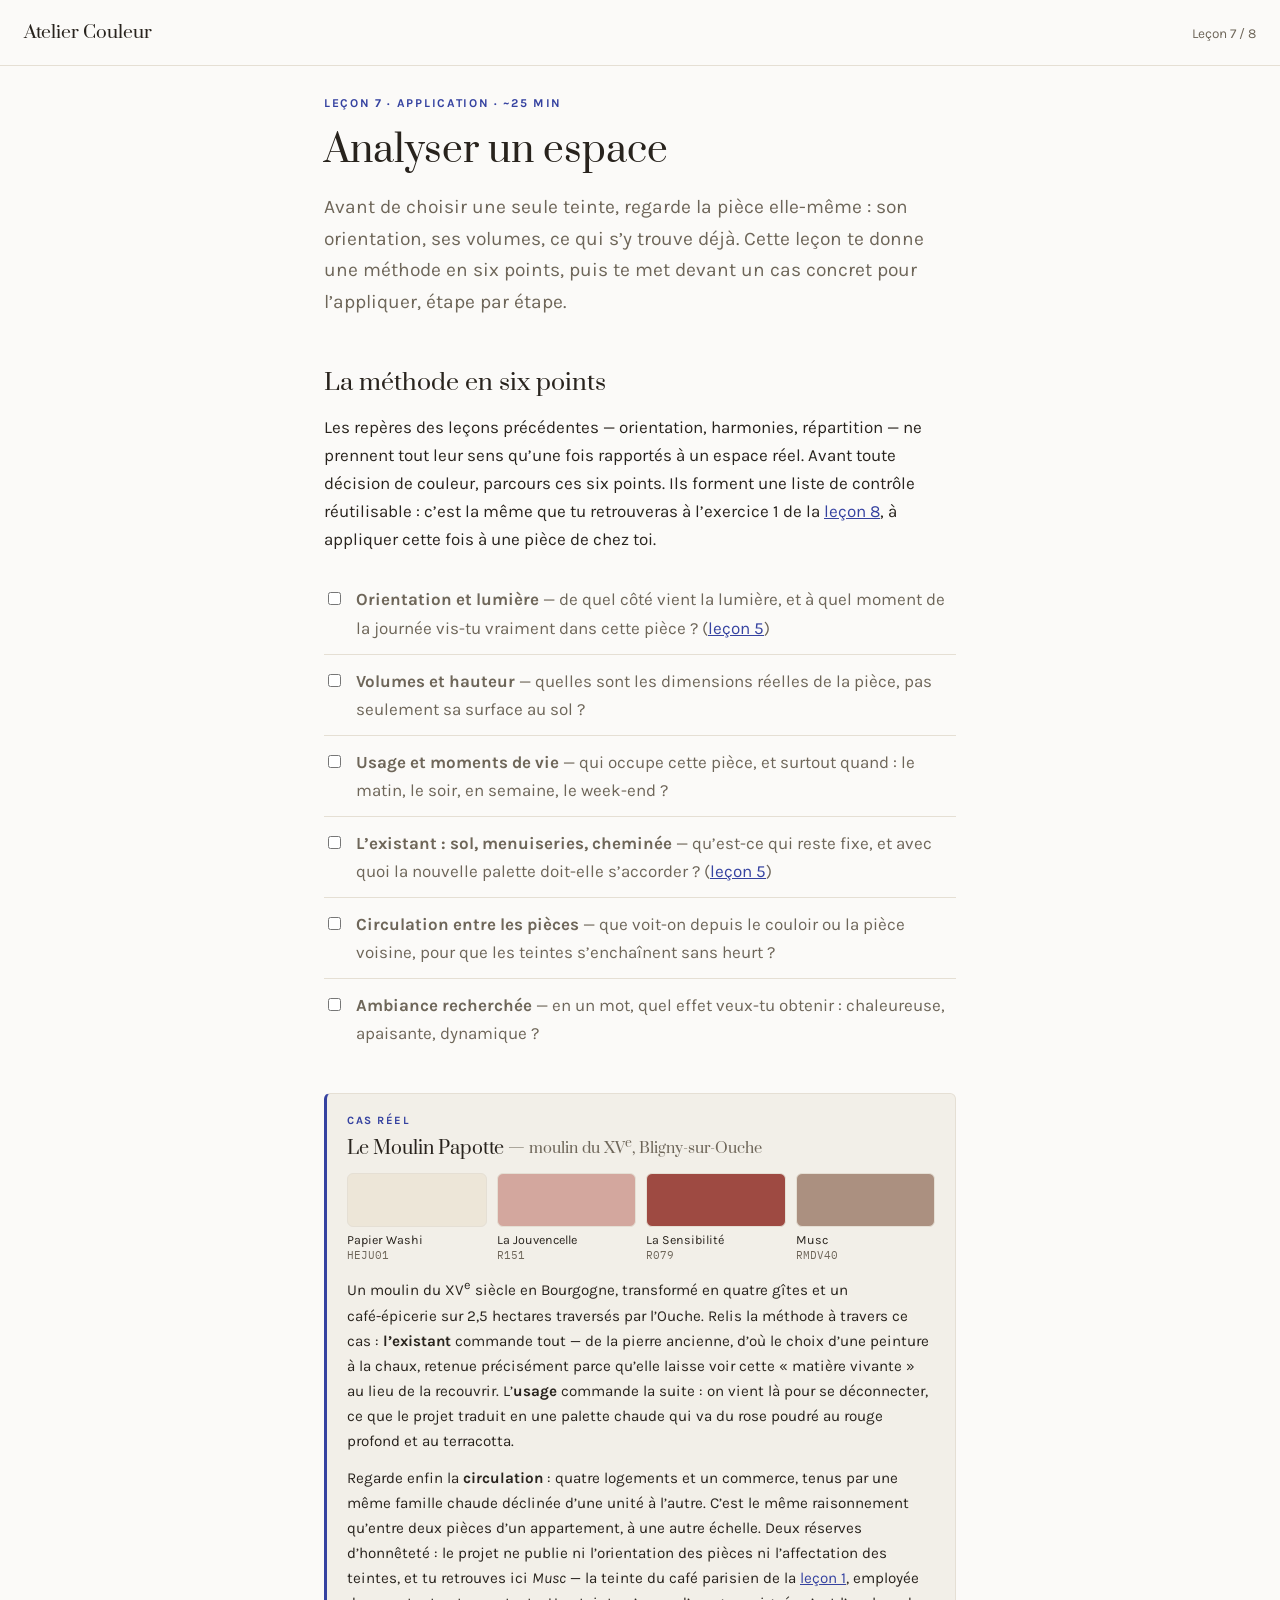
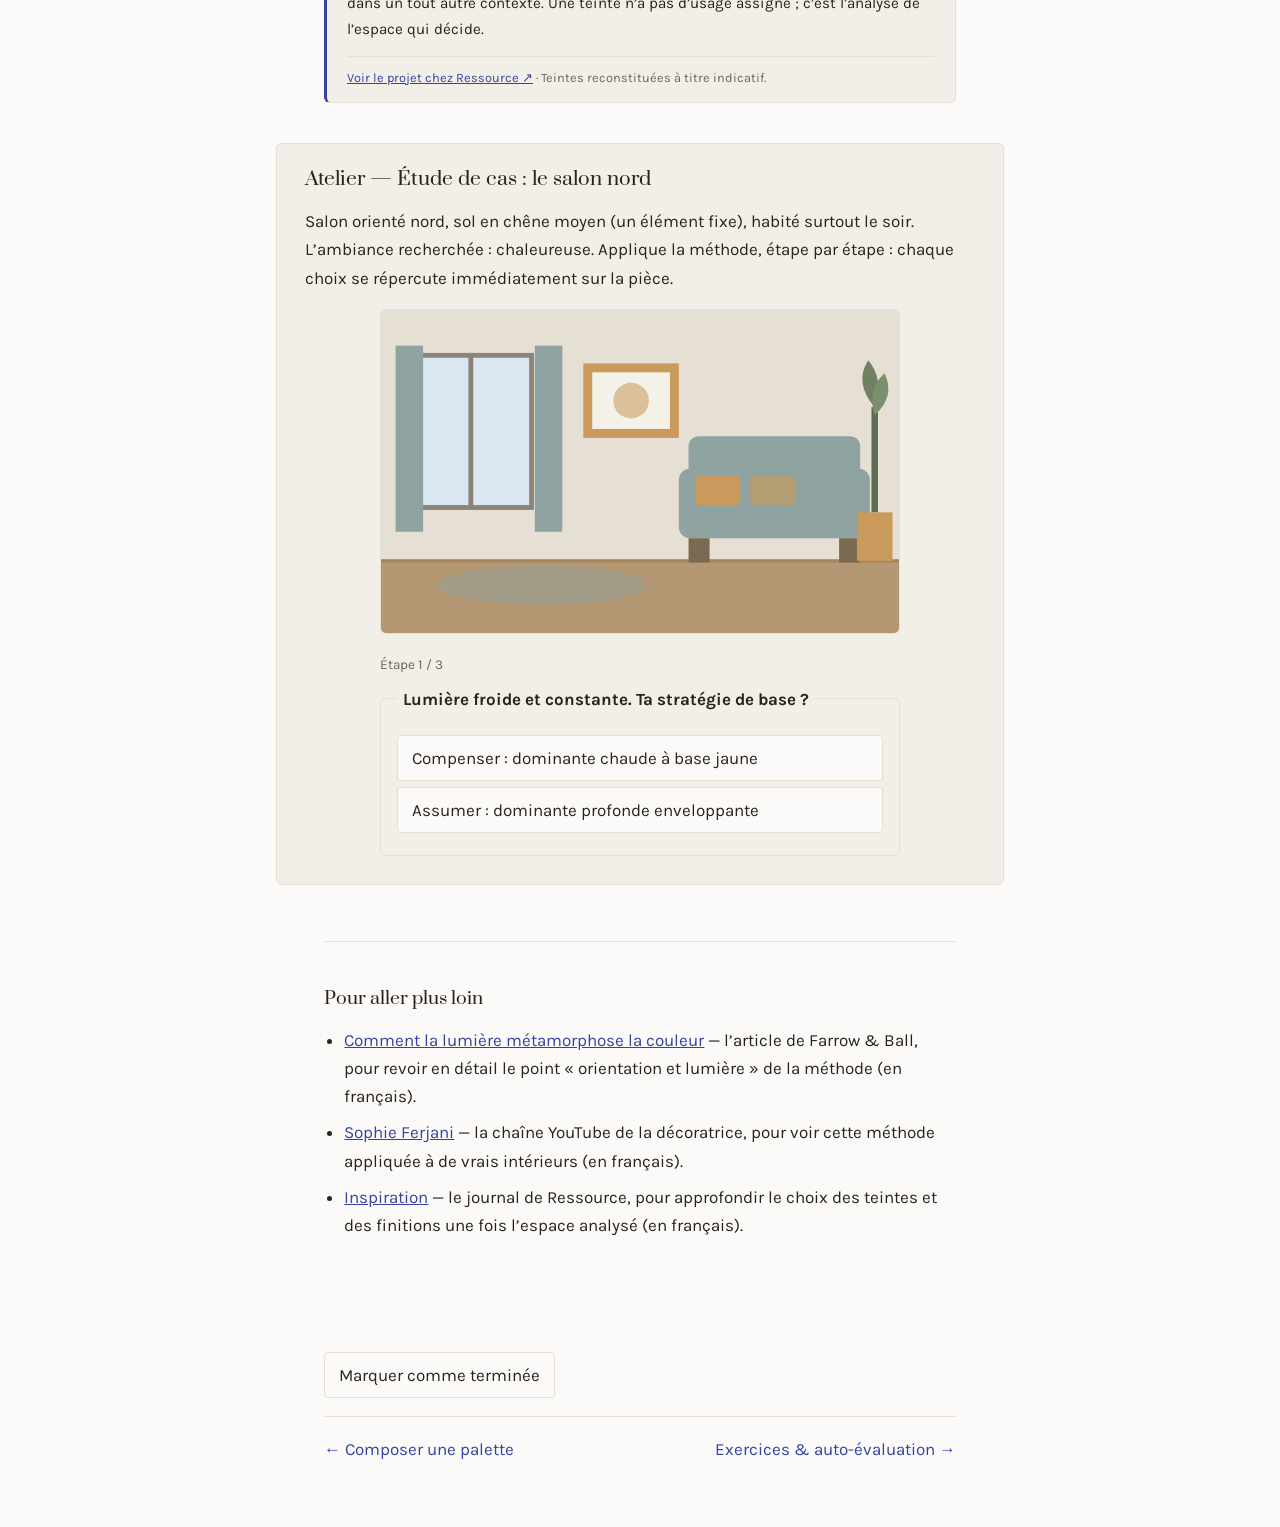
<file: 07-analyse.html>
<!DOCTYPE html>
<html lang="fr">
<head>
<meta charset="utf-8">
<meta name="viewport" content="width=device-width, initial-scale=1">
<title>Analyser un espace — Atelier Couleur</title>
<link rel="preconnect" href="https://fonts.googleapis.com">
<link rel="preconnect" href="https://fonts.gstatic.com" crossorigin>
<link href="https://fonts.googleapis.com/css2?family=Prata&family=Karla:ital,wght@0,400;0,500;0,700;1,400&family=IBM+Plex+Mono:wght@400;500&display=swap" rel="stylesheet">
<link rel="stylesheet" href="assets/style.css">
<style>
.checklist {
  list-style: none;
  padding: 0;
  margin: 20px 0;
}

.checklist li {
  border-bottom: 1px solid var(--line);
  padding: 12px 0;
}

.checklist li:last-child {
  border-bottom: none;
}

.checklist label {
  display: flex;
  gap: 12px;
  align-items: baseline;
  cursor: pointer;
}

.checklist input[type="checkbox"] {
  flex: none;
  margin-top: 4px;
}

.checklist span {
  color: var(--muted);
}

.case-wrap {
  max-width: 520px;
  margin: 0 auto;
}

#case-room {
  --c60: #E5DFD4;
  --c30: #8FA3A0;
  --c10: #C99A5B;
}

#case-room .room {
  display: block;
}

#case-room.is-boosted .room [fill^="var(--c10"] {
  opacity: 1 !important;
  filter: saturate(1.2);
}

.case-progress {
  font-size: .85rem;
  color: var(--muted);
  margin: 20px 0 0;
}

.case-panel fieldset {
  border: 1px solid var(--line);
  border-radius: 6px;
  padding: 16px;
  margin: 8px 0 0;
}

.case-panel legend {
  font-weight: 700;
  padding: 0 6px;
}

.case-debrief h3 {
  margin: 24px 0 .5em;
  font-size: 1.1rem;
}

.case-debrief ul {
  padding-left: 1.2em;
}

.case-debrief li {
  margin: 10px 0;
}

</style>
</head>
<body data-lesson="07-analyse">
<header class="site-header" data-nav></header>
<main>
  <p class="eyebrow">Leçon 7 · Application · ~25 min</p>
  <h1>Analyser un espace</h1>
  <p class="lede">Avant de choisir une seule teinte, regarde la pièce elle-même : son orientation, ses volumes, ce qui s’y trouve déjà. Cette leçon te donne une méthode en six points, puis te met devant un cas concret pour l’appliquer, étape par étape.</p>

  <section>
    <h2>La méthode en six points</h2>
    <p>Les repères des leçons précédentes — orientation, harmonies, répartition — ne prennent tout leur sens qu’une fois rapportés à un espace réel. Avant toute décision de couleur, parcours ces six points. Ils forment une liste de contrôle réutilisable : c’est la même que tu retrouveras à l’exercice 1 de la <a href="08-exercices.html">leçon 8</a>, à appliquer cette fois à une pièce de chez toi.</p>
    <ul class="checklist">
      <li><label><input type="checkbox"><span><strong>Orientation et lumière</strong> — de quel côté vient la lumière, et à quel moment de la journée vis-tu vraiment dans cette pièce ? (<a href="05-lumiere.html">leçon 5</a>)</span></label></li>
      <li><label><input type="checkbox"><span><strong>Volumes et hauteur</strong> — quelles sont les dimensions réelles de la pièce, pas seulement sa surface au sol ?</span></label></li>
      <li><label><input type="checkbox"><span><strong>Usage et moments de vie</strong> — qui occupe cette pièce, et surtout quand : le matin, le soir, en semaine, le week-end ?</span></label></li>
      <li><label><input type="checkbox"><span><strong>L’existant : sol, menuiseries, cheminée</strong> — qu’est-ce qui reste fixe, et avec quoi la nouvelle palette doit-elle s’accorder ? (<a href="05-lumiere.html">leçon 5</a>)</span></label></li>
      <li><label><input type="checkbox"><span><strong>Circulation entre les pièces</strong> — que voit-on depuis le couloir ou la pièce voisine, pour que les teintes s’enchaînent sans heurt ?</span></label></li>
      <li><label><input type="checkbox"><span><strong>Ambiance recherchée</strong> — en un mot, quel effet veux-tu obtenir : chaleureuse, apaisante, dynamique ?</span></label></li>
    </ul>

    <aside class="cas-reel">
      <p class="cas-eyebrow">Cas réel</p>
      <h3>Le Moulin Papotte <span class="cas-place">— moulin du XV<sup>e</sup>, Bligny-sur-Ouche</span></h3>
      <ul class="cas-swatches">
        <li><span class="swatch" style="background:#EDE6D8"></span><span class="cas-shade">Papier Washi</span><span class="hex">HEJU01</span></li>
        <li><span class="swatch" style="background:#D3A79E"></span><span class="cas-shade">La Jouvencelle</span><span class="hex">R151</span></li>
        <li><span class="swatch" style="background:#9E4A42"></span><span class="cas-shade">La Sensibilité</span><span class="hex">R079</span></li>
        <li><span class="swatch" style="background:#AB9080"></span><span class="cas-shade">Musc</span><span class="hex">RMDV40</span></li>
      </ul>
      <p>Un moulin du XV<sup>e</sup> siècle en Bourgogne, transformé en quatre gîtes et un café-épicerie sur 2,5 hectares traversés par l’Ouche. Relis la méthode à travers ce cas : <strong>l’existant</strong> commande tout — de la pierre ancienne, d’où le choix d’une peinture à la chaux, retenue précisément parce qu’elle laisse voir cette « matière vivante » au lieu de la recouvrir. L’<strong>usage</strong> commande la suite : on vient là pour se déconnecter, ce que le projet traduit en une palette chaude qui va du rose poudré au rouge profond et au terracotta.</p>
      <p>Regarde enfin la <strong>circulation</strong> : quatre logements et un commerce, tenus par une même famille chaude déclinée d’une unité à l’autre. C’est le même raisonnement qu’entre deux pièces d’un appartement, à une autre échelle. Deux réserves d’honnêteté : le projet ne publie ni l’orientation des pièces ni l’affectation des teintes, et tu retrouves ici <em>Musc</em> — la teinte du café parisien de la <a href="01-vocabulaire.html">leçon 1</a>, employée dans un tout autre contexte. Une teinte n’a pas d’usage assigné ; c’est l’analyse de l’espace qui décide.</p>
      <p class="cas-source"><a href="https://ressource-peintures.com/inspiration/projet/renovation-d-un-moulin/">Voir le projet chez Ressource ↗</a> · Teintes reconstituées à titre indicatif.</p>
    </aside>
  </section>

  <section class="atelier">
    <h2>Atelier — Étude de cas : le salon nord</h2>
    <p>Salon orienté nord, sol en chêne moyen (un élément fixe), habité surtout le soir. L’ambiance recherchée : chaleureuse. Applique la méthode, étape par étape : chaque choix se répercute immédiatement sur la pièce.</p>
    <div class="case-wrap">
      <div id="case-room"><div class="case-room-svg"></div></div>
      <p class="case-progress" id="case-progress"></p>
      <div class="case-panel" id="case-panel" aria-live="polite"></div>
    </div>
  </section>

  <aside class="further">
    <h2>Pour aller plus loin</h2>
    <ul>
      <li><a href="https://www.farrow-ball.com/fr/comment-la-lumiere-metamorphose-la-couleur">Comment la lumière métamorphose la couleur</a> — l’article de Farrow &amp; Ball, pour revoir en détail le point « orientation et lumière » de la méthode (en français).</li>
      <li><a href="https://www.youtube.com/@SophieFerjani">Sophie Ferjani</a> — la chaîne YouTube de la décoratrice, pour voir cette méthode appliquée à de vrais intérieurs (en français).</li>
      <li><a href="https://ressource-peintures.com/inspiration/">Inspiration</a> — le journal de Ressource, pour approfondir le choix des teintes et des finitions une fois l’espace analysé (en français).</li>
    </ul>
  </aside>
</main>
<footer class="site-footer" data-lesson-nav></footer>
<script src="assets/course.js"></script>
<script>
(function () {
  const room = document.getElementById('case-room');
  const svgHolder = room && room.querySelector('.case-room-svg');
  const progress = document.getElementById('case-progress');
  const panel = document.getElementById('case-panel');
  if (!room || !svgHolder || !progress || !panel) return;

  svgHolder.innerHTML = AC.roomSVG();

  const BASES = { chaude: '#E9DCC3', profonde: '#41505C' };
  const COMBOS = {
    chaude: { camaieu: ['#CDBA94', '#8F7B54'], divisee: ['#5F7E9E', '#B04A5A'] },
    profonde: { camaieu: ['#5C6B78', '#8CA0B0'], divisee: ['#C98A4B', '#B04A5A'] },
  };

  const STEPS = [
    { q: 'Lumière froide et constante. Ta stratégie de base ?', choices: [
      { t: 'Compenser : dominante chaude à base jaune', apply: (s) => { s.base = 'chaude'; },
        why: 'Classique et sûr : les tons à base jaune réchauffent la lumière du nord (conseil Farrow & Ball).' },
      { t: 'Assumer : dominante profonde enveloppante', apply: (s) => { s.base = 'profonde'; },
        why: 'Assumé et cosy : au nord, une couleur profonde crée un écrin — l’autre stratégie validée par les coloristes.' } ] },
    { q: 'Usage le soir, ambiance chaleureuse. Quelle harmonie pour le duo secondaire/accent ?', choices: [
      { t: 'Camaïeu de la dominante', apply: (s) => { s.harmony = 'camaieu'; },
        why: 'Doux et unifié ; attention à garder du contraste de valeur (leçon 1).' },
      { t: 'Complémentaire divisée autour de la dominante', apply: (s) => { s.harmony = 'divisee'; },
        why: 'Vivant sans l’affrontement de la complémentaire pure.' } ] },
    { q: 'Répartition ?', choices: [
      { t: '60-30-10 classique', apply: (s) => { s.boost = false; },
        why: 'Le repère : dominante sur les murs, secondaire en mobilier/rideaux, accent en accessoires.' },
      { t: 'Accent renforcé (50-30-20)', apply: (s) => { s.boost = true; },
        why: 'Le soir, sous 2700K, les accents chauds s’aviveront — dose en connaissance de cause (leçon 5).' } ] },
  ];

  let state, path, stepIndex;

  function paint() {
    if (state.base) room.style.setProperty('--c60', BASES[state.base]);
    if (state.base && state.harmony) {
      const combo = COMBOS[state.base][state.harmony];
      room.style.setProperty('--c30', combo[0]);
      room.style.setProperty('--c10', combo[1]);
    }
    room.classList.toggle('is-boosted', !!state.boost);
  }

  function render() {
    panel.innerHTML = '';
    if (stepIndex >= STEPS.length) {
      progress.textContent = '';
      renderDebrief();
      return;
    }
    progress.textContent = 'Étape ' + (stepIndex + 1) + ' / ' + STEPS.length;
    const step = STEPS[stepIndex];
    const fs = document.createElement('fieldset');
    const lg = document.createElement('legend');
    lg.textContent = step.q;
    fs.append(lg);
    step.choices.forEach((ch) => {
      const b = document.createElement('button');
      b.type = 'button';
      b.className = 'quiz-choice';
      b.textContent = ch.t;
      b.addEventListener('click', () => {
        ch.apply(state);
        path.push({ t: ch.t, why: ch.why });
        paint();
        stepIndex += 1;
        render();
      });
      fs.append(b);
    });
    panel.append(fs);
  }

  function renderDebrief() {
    const box = document.createElement('div');
    box.className = 'case-debrief';
    const h3 = document.createElement('h3');
    h3.textContent = 'Ton parcours';
    box.append(h3);
    const ul = document.createElement('ul');
    path.forEach((p) => {
      const li = document.createElement('li');
      const strong = document.createElement('strong');
      strong.textContent = p.t;
      li.append(strong, document.createTextNode(' — ' + p.why));
      ul.append(li);
    });
    box.append(ul);
    const valid = document.createElement('p');
    valid.textContent = 'À chaque étape, les deux options tiennent la route : un autre chemin t’aurait mené à un salon tout aussi réussi, simplement différent. Il n’y avait pas de mauvaise réponse, seulement des partis pris.';
    box.append(valid);
    const again = document.createElement('button');
    again.type = 'button';
    again.className = 'btn';
    again.textContent = 'Recommencer l’étude de cas';
    again.addEventListener('click', reset);
    box.append(again);
    panel.append(box);
  }

  function reset() {
    state = { base: null, harmony: null, boost: false };
    path = [];
    stepIndex = 0;
    room.style.removeProperty('--c60');
    room.style.removeProperty('--c30');
    room.style.removeProperty('--c10');
    room.classList.remove('is-boosted');
    render();
  }

  reset();
})();
</script>
</body>
</html>
</file>
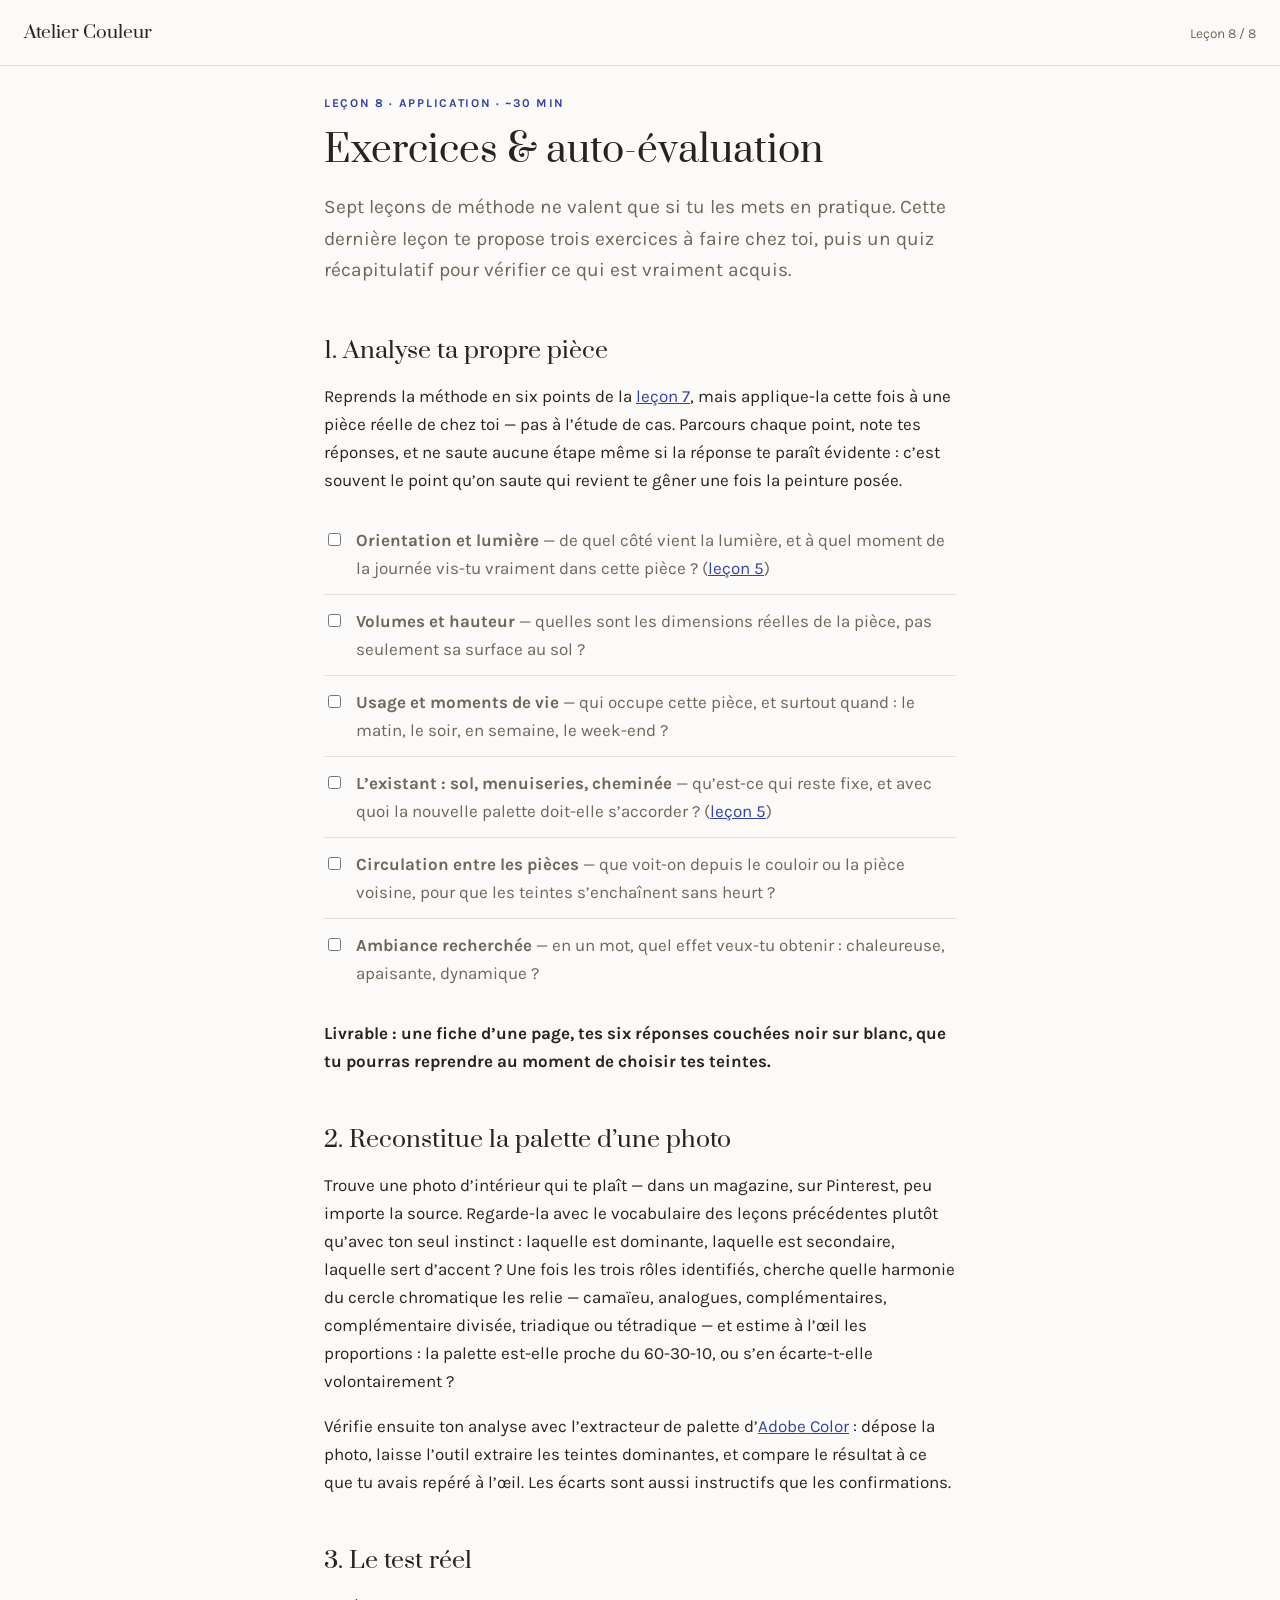
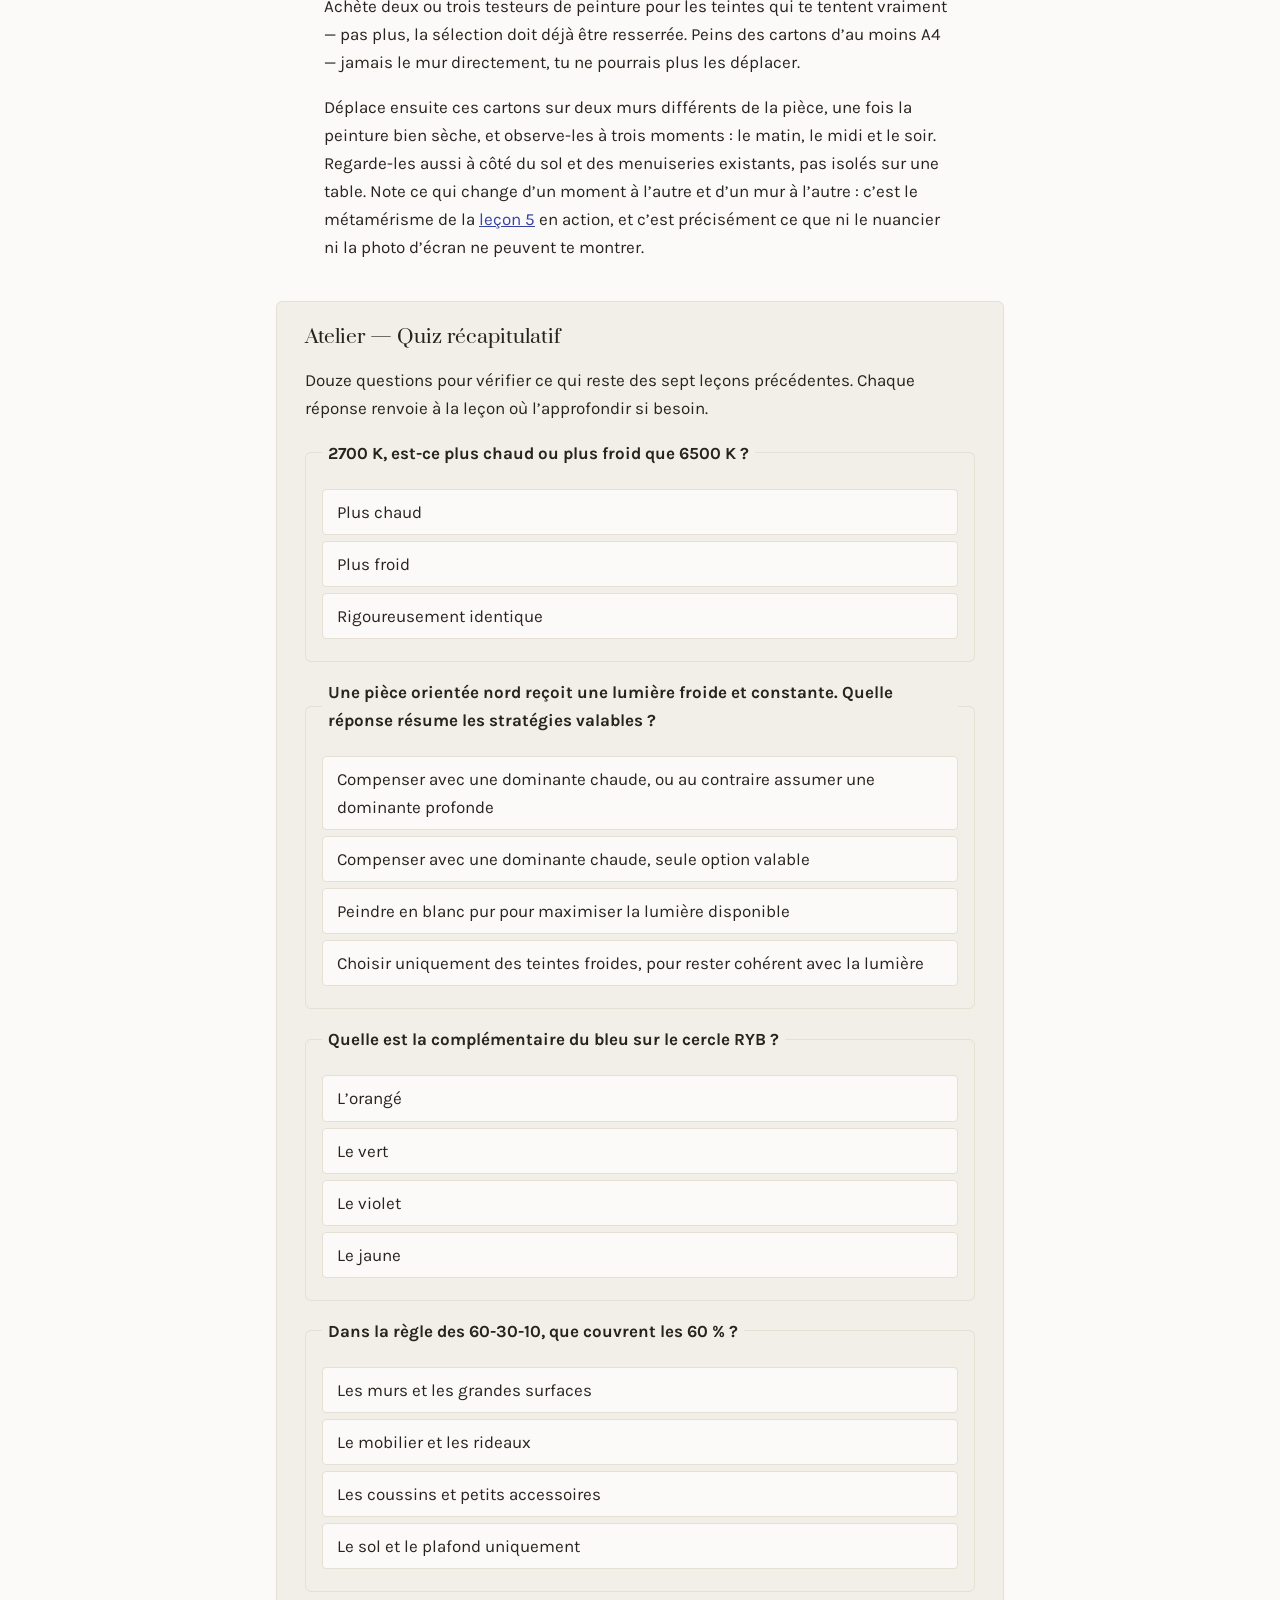
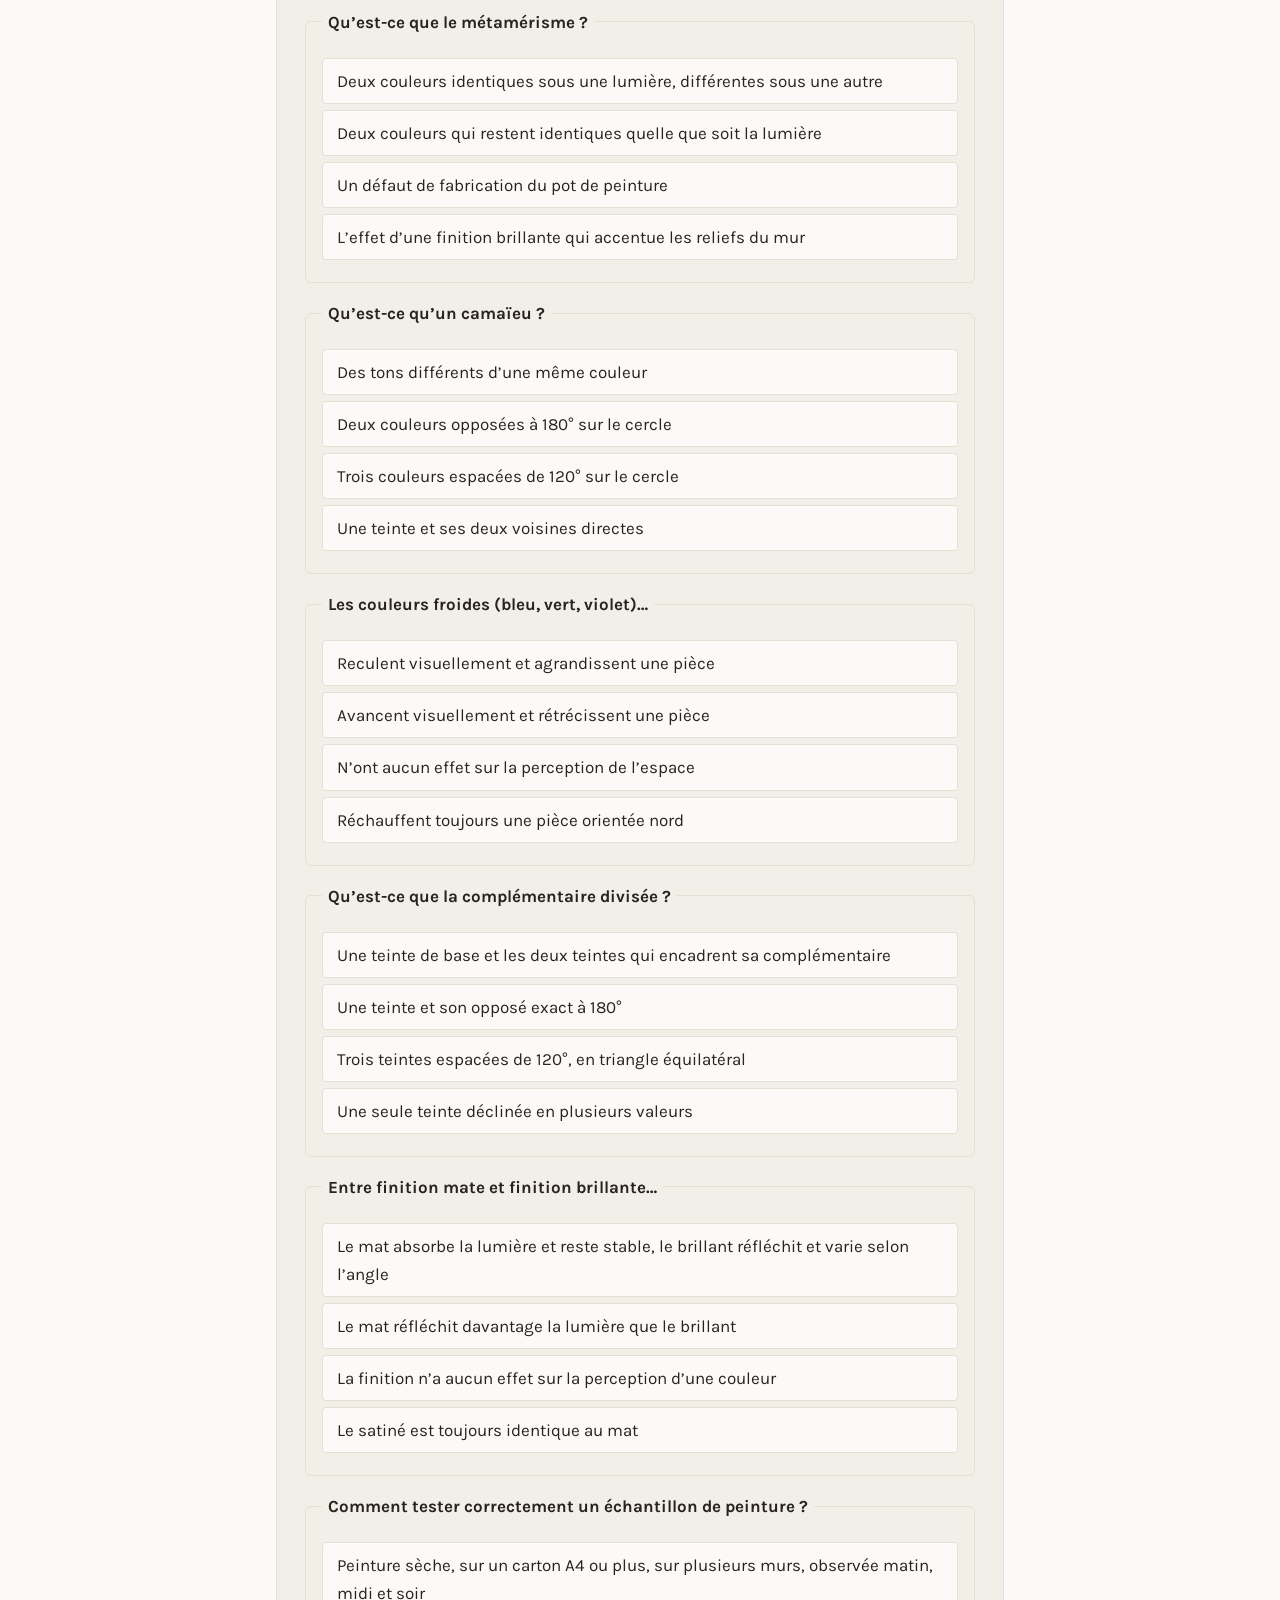
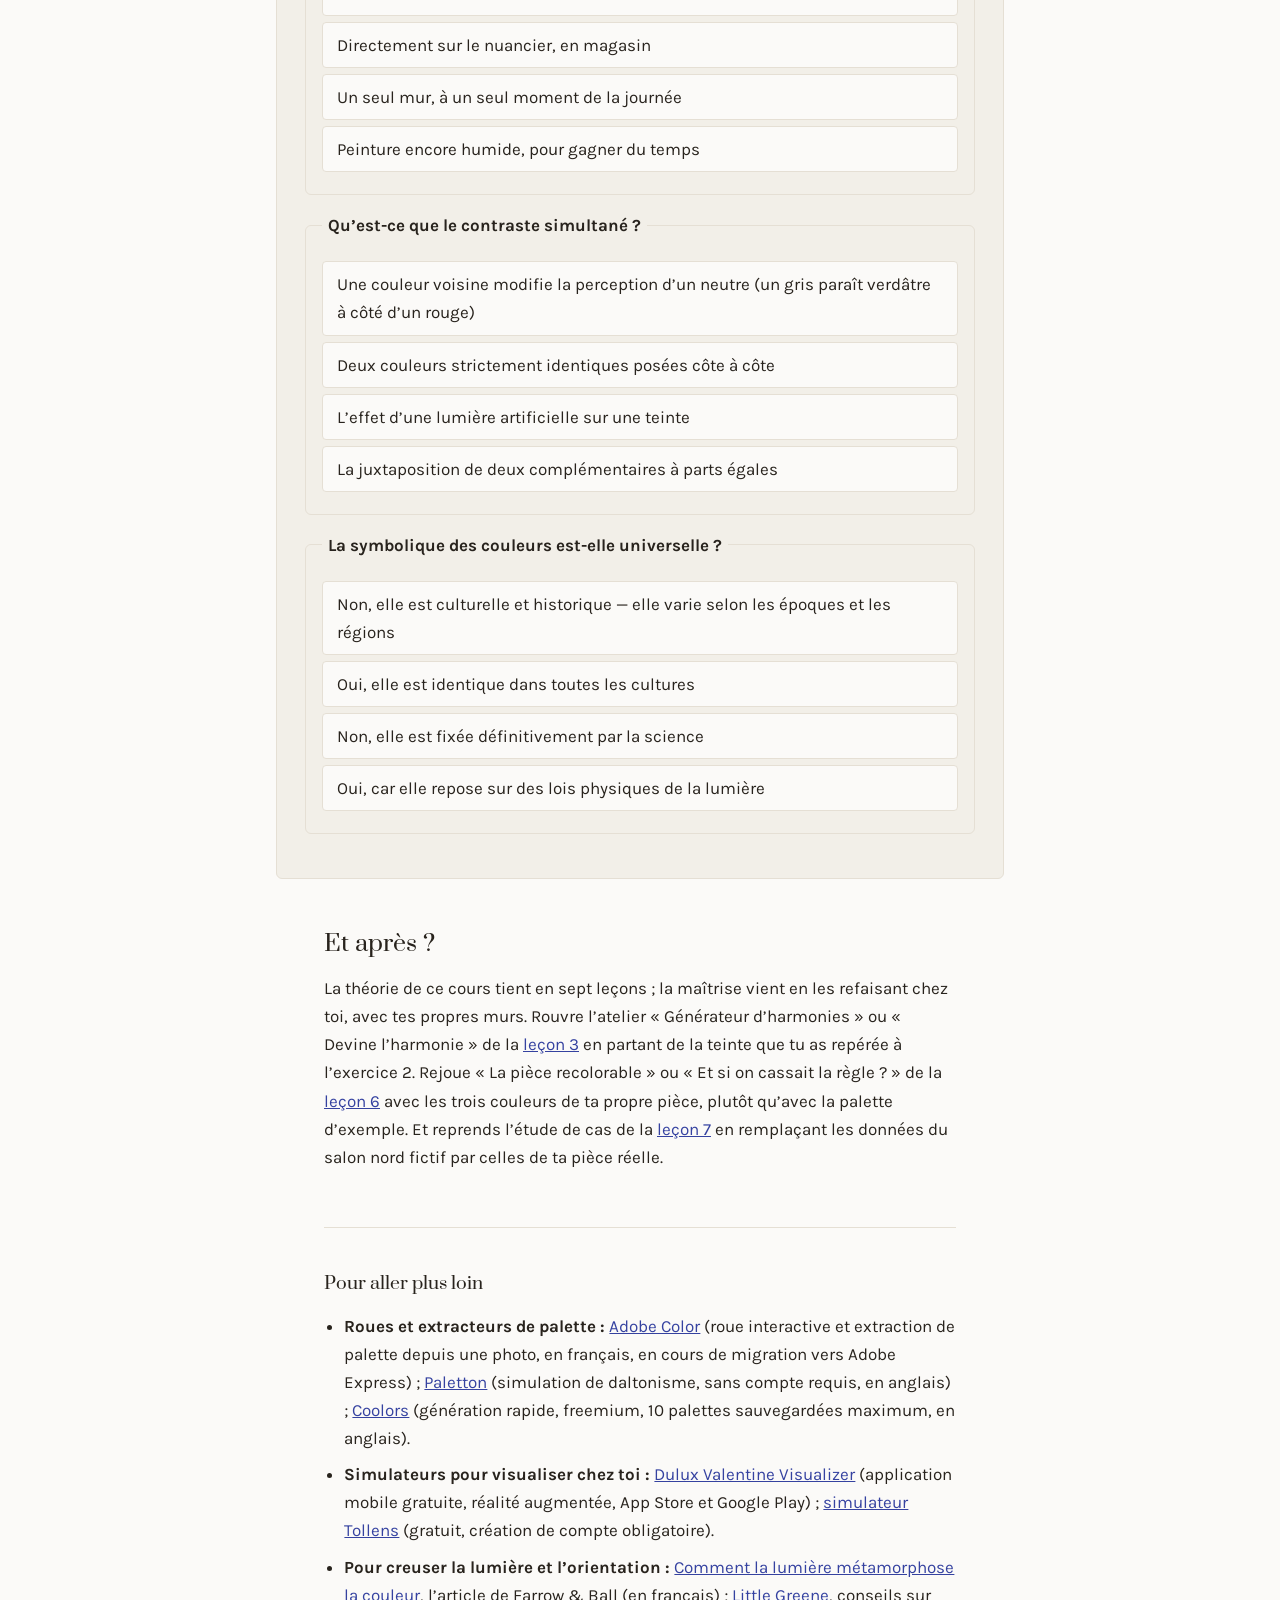
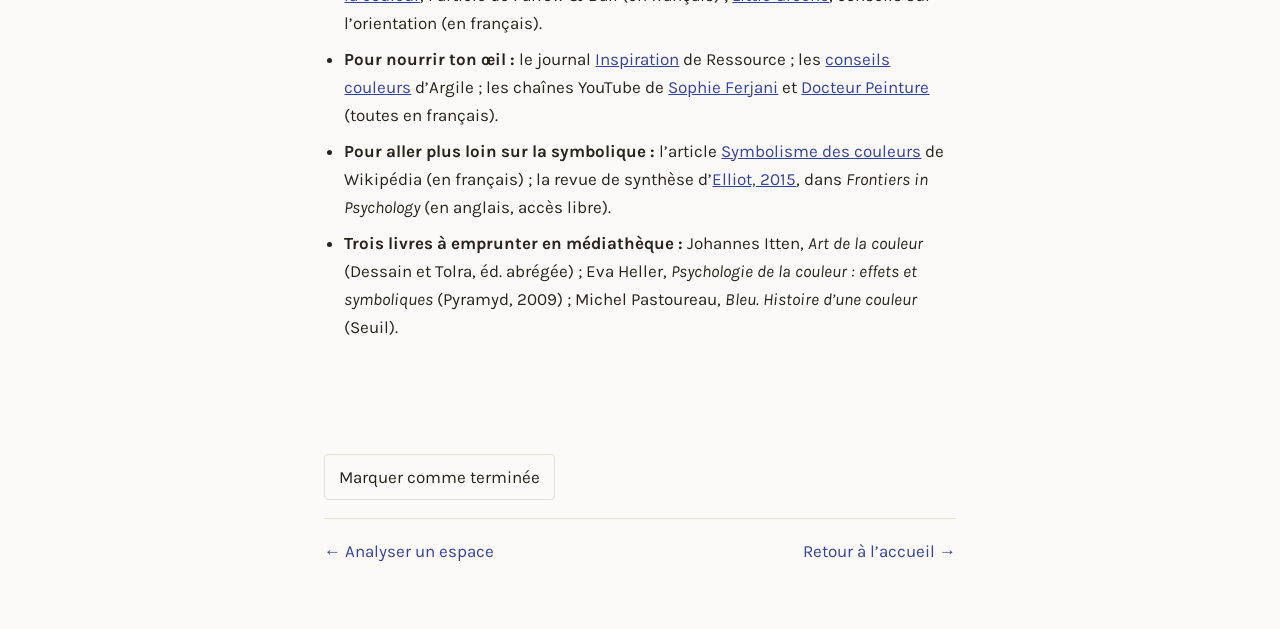
<file: 08-exercices.html>
<!DOCTYPE html>
<html lang="fr">
<head>
<meta charset="utf-8">
<meta name="viewport" content="width=device-width, initial-scale=1">
<title>Exercices &amp; auto-évaluation — Atelier Couleur</title>
<link rel="preconnect" href="https://fonts.googleapis.com">
<link rel="preconnect" href="https://fonts.gstatic.com" crossorigin>
<link href="https://fonts.googleapis.com/css2?family=Prata&family=Karla:ital,wght@0,400;0,500;0,700;1,400&family=IBM+Plex+Mono:wght@400;500&display=swap" rel="stylesheet">
<link rel="stylesheet" href="assets/style.css">
<style>
.checklist {
  list-style: none;
  padding: 0;
  margin: 20px 0;
}

.checklist li {
  border-bottom: 1px solid var(--line);
  padding: 12px 0;
}

.checklist li:last-child {
  border-bottom: none;
}

.checklist label {
  display: flex;
  gap: 12px;
  align-items: baseline;
  cursor: pointer;
}

.checklist input[type="checkbox"] {
  flex: none;
  margin-top: 4px;
}

.checklist span {
  color: var(--muted);
}

.deliverable {
  font-weight: 700;
}
</style>
</head>
<body data-lesson="08-exercices">
<header class="site-header" data-nav></header>
<main>
  <p class="eyebrow">Leçon 8 · Application · ~30 min</p>
  <h1>Exercices &amp; auto-évaluation</h1>
  <p class="lede">Sept leçons de méthode ne valent que si tu les mets en pratique. Cette dernière leçon te propose trois exercices à faire chez toi, puis un quiz récapitulatif pour vérifier ce qui est vraiment acquis.</p>

  <section>
    <h2>1. Analyse ta propre pièce</h2>
    <p>Reprends la méthode en six points de la <a href="07-analyse.html">leçon 7</a>, mais applique-la cette fois à une pièce réelle de chez toi — pas à l’étude de cas. Parcours chaque point, note tes réponses, et ne saute aucune étape même si la réponse te paraît évidente : c’est souvent le point qu’on saute qui revient te gêner une fois la peinture posée.</p>
    <ul class="checklist">
      <li><label><input type="checkbox"><span><strong>Orientation et lumière</strong> — de quel côté vient la lumière, et à quel moment de la journée vis-tu vraiment dans cette pièce ? (<a href="05-lumiere.html">leçon 5</a>)</span></label></li>
      <li><label><input type="checkbox"><span><strong>Volumes et hauteur</strong> — quelles sont les dimensions réelles de la pièce, pas seulement sa surface au sol ?</span></label></li>
      <li><label><input type="checkbox"><span><strong>Usage et moments de vie</strong> — qui occupe cette pièce, et surtout quand : le matin, le soir, en semaine, le week-end ?</span></label></li>
      <li><label><input type="checkbox"><span><strong>L’existant : sol, menuiseries, cheminée</strong> — qu’est-ce qui reste fixe, et avec quoi la nouvelle palette doit-elle s’accorder ? (<a href="05-lumiere.html">leçon 5</a>)</span></label></li>
      <li><label><input type="checkbox"><span><strong>Circulation entre les pièces</strong> — que voit-on depuis le couloir ou la pièce voisine, pour que les teintes s’enchaînent sans heurt ?</span></label></li>
      <li><label><input type="checkbox"><span><strong>Ambiance recherchée</strong> — en un mot, quel effet veux-tu obtenir : chaleureuse, apaisante, dynamique ?</span></label></li>
    </ul>
    <p class="deliverable">Livrable : une fiche d’une page, tes six réponses couchées noir sur blanc, que tu pourras reprendre au moment de choisir tes teintes.</p>
  </section>

  <section>
    <h2>2. Reconstitue la palette d’une photo</h2>
    <p>Trouve une photo d’intérieur qui te plaît — dans un magazine, sur Pinterest, peu importe la source. Regarde-la avec le vocabulaire des leçons précédentes plutôt qu’avec ton seul instinct : laquelle est dominante, laquelle est secondaire, laquelle sert d’accent ? Une fois les trois rôles identifiés, cherche quelle harmonie du cercle chromatique les relie — camaïeu, analogues, complémentaires, complémentaire divisée, triadique ou tétradique — et estime à l’œil les proportions : la palette est-elle proche du 60-30-10, ou s’en écarte-t-elle volontairement ?</p>
    <p>Vérifie ensuite ton analyse avec l’extracteur de palette d’<a href="https://color.adobe.com/fr/create/color-wheel">Adobe Color</a> : dépose la photo, laisse l’outil extraire les teintes dominantes, et compare le résultat à ce que tu avais repéré à l’œil. Les écarts sont aussi instructifs que les confirmations.</p>
  </section>

  <section>
    <h2>3. Le test réel</h2>
    <p>Achète deux ou trois testeurs de peinture pour les teintes qui te tentent vraiment — pas plus, la sélection doit déjà être resserrée. Peins des cartons d’au moins A4 — jamais le mur directement, tu ne pourrais plus les déplacer.</p>
    <p>Déplace ensuite ces cartons sur deux murs différents de la pièce, une fois la peinture bien sèche, et observe-les à trois moments : le matin, le midi et le soir. Regarde-les aussi à côté du sol et des menuiseries existants, pas isolés sur une table. Note ce qui change d’un moment à l’autre et d’un mur à l’autre : c’est le métamérisme de la <a href="05-lumiere.html">leçon 5</a> en action, et c’est précisément ce que ni le nuancier ni la photo d’écran ne peuvent te montrer.</p>
  </section>

  <section class="atelier">
    <h2>Atelier — Quiz récapitulatif</h2>
    <p>Douze questions pour vérifier ce qui reste des sept leçons précédentes. Chaque réponse renvoie à la leçon où l’approfondir si besoin.</p>
    <div id="final-quiz"></div>
  </section>

  <section>
    <h2>Et après ?</h2>
    <p>La théorie de ce cours tient en sept leçons ; la maîtrise vient en les refaisant chez toi, avec tes propres murs. Rouvre l’atelier « Générateur d’harmonies » ou « Devine l’harmonie » de la <a href="03-harmonies.html">leçon 3</a> en partant de la teinte que tu as repérée à l’exercice 2. Rejoue « La pièce recolorable » ou « Et si on cassait la règle ? » de la <a href="06-palette.html">leçon 6</a> avec les trois couleurs de ta propre pièce, plutôt qu’avec la palette d’exemple. Et reprends l’étude de cas de la <a href="07-analyse.html">leçon 7</a> en remplaçant les données du salon nord fictif par celles de ta pièce réelle.</p>
  </section>

  <aside class="further">
    <h2>Pour aller plus loin</h2>
    <ul>
      <li><strong>Roues et extracteurs de palette :</strong> <a href="https://color.adobe.com/fr/create/color-wheel">Adobe Color</a> (roue interactive et extraction de palette depuis une photo, en français, en cours de migration vers Adobe Express) ; <a href="https://paletton.com">Paletton</a> (simulation de daltonisme, sans compte requis, en anglais) ; <a href="https://coolors.co">Coolors</a> (génération rapide, freemium, 10 palettes sauvegardées maximum, en anglais).</li>
      <li><strong>Simulateurs pour visualiser chez toi :</strong> <a href="https://apps.apple.com/fr/app/dulux-valentine-visualizer/id551996797">Dulux Valentine Visualizer</a> (application mobile gratuite, réalité augmentée, App Store et Google Play) ; <a href="https://www.tollens.com/simulateur-de-couleurs">simulateur Tollens</a> (gratuit, création de compte obligatoire).</li>
      <li><strong>Pour creuser la lumière et l’orientation :</strong> <a href="https://www.farrow-ball.com/fr/comment-la-lumiere-metamorphose-la-couleur">Comment la lumière métamorphose la couleur</a>, l’article de Farrow &amp; Ball (en français) ; <a href="https://www.littlegreene.fr/advice-hub/prendre-en-compte-lorientation-de-votre-piece">Little Greene</a>, conseils sur l’orientation (en français).</li>
      <li><strong>Pour nourrir ton œil :</strong> le journal <a href="https://ressource-peintures.com/inspiration/">Inspiration</a> de Ressource ; les <a href="https://www.argile-peinture.com/pages/conseils-couleurs">conseils couleurs</a> d’Argile ; les chaînes YouTube de <a href="https://www.youtube.com/@SophieFerjani">Sophie Ferjani</a> et <a href="https://www.youtube.com/@DocteurPeinture">Docteur Peinture</a> (toutes en français).</li>
      <li><strong>Pour aller plus loin sur la symbolique :</strong> l’article <a href="https://fr.wikipedia.org/wiki/Symbolisme_des_couleurs">Symbolisme des couleurs</a> de Wikipédia (en français) ; la revue de synthèse d’<a href="https://www.frontiersin.org/articles/10.3389/fpsyg.2015.00368/full">Elliot, 2015</a>, dans <em>Frontiers in Psychology</em> (en anglais, accès libre).</li>
      <li><strong>Trois livres à emprunter en médiathèque :</strong> Johannes Itten, <em>Art de la couleur</em> (Dessain et Tolra, éd. abrégée) ; Eva Heller, <em>Psychologie de la couleur : effets et symboliques</em> (Pyramyd, 2009) ; Michel Pastoureau, <em>Bleu. Histoire d’une couleur</em> (Seuil).</li>
    </ul>
  </aside>
</main>
<footer class="site-footer" data-lesson-nav></footer>
<script src="assets/course.js"></script>
<script>
(function () {
  const el = document.getElementById('final-quiz');
  if (!el) return;
  AC.quiz(el, [
    {
      q: '2700 K, est-ce plus chaud ou plus froid que 6500 K ?',
      choices: [
        { t: 'Plus chaud', ok: true, why: 'Exact : un kelvin bas donne une lumière chaude, un kelvin élevé une lumière froide — l’inverse de ce que le mot suggère (leçon 5).' },
        { t: 'Plus froid', ok: false, why: 'Non : l’échelle Kelvin est contre-intuitive, c’est l’inverse — un kelvin bas comme 2700 K est chaud (leçon 5).' },
        { t: 'Rigoureusement identique', ok: false, why: 'Non : 2700 K (proche de l’incandescence) et 6500 K (lumière du jour) sont aux deux extrémités de l’échelle utile en déco (leçon 5).' },
      ],
    },
    {
      q: 'Une pièce orientée nord reçoit une lumière froide et constante. Quelle réponse résume les stratégies valables ?',
      choices: [
        { t: 'Compenser avec une dominante chaude, ou au contraire assumer une dominante profonde', ok: true, why: 'Exact : au nord, tu peux réchauffer avec du jaune, ou assumer une couleur profonde et enveloppante — les deux partis pris tiennent la route (leçon 5, étude de cas leçon 7).' },
        { t: 'Compenser avec une dominante chaude, seule option valable', ok: false, why: 'Incomplet : compenser fonctionne, mais assumer une dominante profonde est tout aussi valable au nord (leçon 5).' },
        { t: 'Peindre en blanc pur pour maximiser la lumière disponible', ok: false, why: 'Non : au nord, un blanc pur manque de lumière chaude à refléter et vire souvent au gris terne (leçon 5).' },
        { t: 'Choisir uniquement des teintes froides, pour rester cohérent avec la lumière', ok: false, why: 'Non : accumuler du froid sur du froid accentue la sensation de pièce terne, sans compenser ni assumer (leçon 5).' },
      ],
    },
    {
      q: 'Quelle est la complémentaire du bleu sur le cercle RYB ?',
      choices: [
        { t: 'L’orangé', ok: true, why: 'Exact : sur le cercle RYB, le bleu et l’orangé sont à 180°, l’opposé exact l’un de l’autre (leçon 2).' },
        { t: 'Le vert', ok: false, why: 'Non : le vert est une teinte voisine du bleu sur le cercle, pas son opposé (leçon 2).' },
        { t: 'Le violet', ok: false, why: 'Non : le violet est adjacent au bleu (bleu violet), pas à 180° (leçon 2).' },
        { t: 'Le jaune', ok: false, why: 'Non : le jaune est la complémentaire du violet, pas celle du bleu (leçon 2).' },
      ],
    },
    {
      q: 'Dans la règle des 60-30-10, que couvrent les 60 % ?',
      choices: [
        { t: 'Les murs et les grandes surfaces', ok: true, why: 'Exact : la dominante, à 60 %, couvre les murs et les grandes surfaces de la pièce (leçon 6).' },
        { t: 'Le mobilier et les rideaux', ok: false, why: 'Non : mobilier et rideaux relèvent de la secondaire, à 30 % (leçon 6).' },
        { t: 'Les coussins et petits accessoires', ok: false, why: 'Non : coussins et accessoires forment l’accent, à seulement 10 % (leçon 6).' },
        { t: 'Le sol et le plafond uniquement', ok: false, why: 'Non : la règle des 60-30-10 porte sur la couleur des surfaces peintes et meublées, pas spécifiquement sol et plafond (leçon 6).' },
      ],
    },
    {
      q: 'Qu’est-ce que le métamérisme ?',
      choices: [
        { t: 'Deux couleurs identiques sous une lumière, différentes sous une autre', ok: true, why: 'Exact : c’est le piège des neutres — un même pot de peinture peut sembler assorti en magasin, et ne plus l’être une fois chez toi (leçon 5).' },
        { t: 'Deux couleurs qui restent identiques quelle que soit la lumière', ok: false, why: 'Non : c’est l’inverse — le métamérisme désigne un changement d’apparence selon la lumière (leçon 5).' },
        { t: 'Un défaut de fabrication du pot de peinture', ok: false, why: 'Non : ce n’est pas un défaut, c’est un effet optique lié à la lumière, qui touche surtout les neutres (leçon 5).' },
        { t: 'L’effet d’une finition brillante qui accentue les reliefs du mur', ok: false, why: 'Non : ça, c’est un effet de la finition, pas du métamérisme (leçon 5).' },
      ],
    },
    {
      q: 'Qu’est-ce qu’un camaïeu ?',
      choices: [
        { t: 'Des tons différents d’une même couleur', ok: true, why: 'Exact : selon le CNRTL, le camaïeu décline une seule teinte en plusieurs valeurs (leçon 1).' },
        { t: 'Deux couleurs opposées à 180° sur le cercle', ok: false, why: 'Non : ça, c’est la définition des complémentaires, pas du camaïeu (leçon 1).' },
        { t: 'Trois couleurs espacées de 120° sur le cercle', ok: false, why: 'Non : ça, c’est la triadique — un camaïeu ne bouge pas de teinte (leçon 1).' },
        { t: 'Une teinte et ses deux voisines directes', ok: false, why: 'Non : ça décrit les analogues — le camaïeu reste sur une seule teinte (leçon 1).' },
      ],
    },
    {
      q: 'Les couleurs froides (bleu, vert, violet)…',
      choices: [
        { t: 'Reculent visuellement et agrandissent une pièce', ok: true, why: 'Exact : dites « fuyantes », elles semblent s’éloigner — un levier utile dans une pièce étroite (leçon 1).' },
        { t: 'Avancent visuellement et rétrécissent une pièce', ok: false, why: 'Non : c’est l’effet des couleurs chaudes, dites « saillantes » (leçon 1).' },
        { t: 'N’ont aucun effet sur la perception de l’espace', ok: false, why: 'Non : le contraste chaud-froid est justement un levier spatial concret (leçon 1).' },
        { t: 'Réchauffent toujours une pièce orientée nord', ok: false, why: 'Non : au nord, ce sont plutôt les teintes chaudes qui compensent le manque de chaleur lumineuse (leçon 5).' },
      ],
    },
    {
      q: 'Qu’est-ce que la complémentaire divisée ?',
      choices: [
        { t: 'Une teinte de base et les deux teintes qui encadrent sa complémentaire', ok: true, why: 'Exact : elle garde la tension de la complémentaire tout en la nuançant, sans viser l’opposé pile (leçon 3).' },
        { t: 'Une teinte et son opposé exact à 180°', ok: false, why: 'Non : ça, c’est la complémentaire simple — la complémentaire divisée évite justement l’opposé pile (leçon 3).' },
        { t: 'Trois teintes espacées de 120°, en triangle équilatéral', ok: false, why: 'Non : ça décrit la triadique, une figure différente sur le cercle (leçon 3).' },
        { t: 'Une seule teinte déclinée en plusieurs valeurs', ok: false, why: 'Non : ça, c’est le camaïeu — la complémentaire divisée mobilise trois teintes distinctes (leçon 3).' },
      ],
    },
    {
      q: 'Entre finition mate et finition brillante…',
      choices: [
        { t: 'Le mat absorbe la lumière et reste stable, le brillant réfléchit et varie selon l’angle', ok: true, why: 'Exact : le mat garde un rendu stable quel que soit l’angle de vue, le brillant change avec la lumière (leçon 5).' },
        { t: 'Le mat réfléchit davantage la lumière que le brillant', ok: false, why: 'Non : c’est l’inverse — le brillant réfléchit, le mat absorbe (leçon 5).' },
        { t: 'La finition n’a aucun effet sur la perception d’une couleur', ok: false, why: 'Non : la finition est l’autre moitié de l’équation, avec la teinte elle-même (leçon 5).' },
        { t: 'Le satiné est toujours identique au mat', ok: false, why: 'Non : le satiné se tient entre les deux, avec un reflet léger et une surface lessivable (leçon 5).' },
      ],
    },
    {
      q: 'Comment tester correctement un échantillon de peinture ?',
      choices: [
        { t: 'Peinture sèche, sur un carton A4 ou plus, sur plusieurs murs, observée matin, midi et soir', ok: true, why: 'Exact : c’est la seule façon de voir la couleur sous toutes les lumières réelles de la pièce (leçons 5 et 8).' },
        { t: 'Directement sur le nuancier, en magasin', ok: false, why: 'Non : la lumière du magasin ne dit rien de celle de ta pièce (leçon 5).' },
        { t: 'Un seul mur, à un seul moment de la journée', ok: false, why: 'Non : un seul mur et un seul moment ne révèlent ni le métamérisme ni les écarts de lumière au fil de la journée (leçons 5 et 8).' },
        { t: 'Peinture encore humide, pour gagner du temps', ok: false, why: 'Non : une peinture humide n’a pas sa teinte définitive — il faut attendre qu’elle soit sèche (leçon 8).' },
      ],
    },
    {
      q: 'Qu’est-ce que le contraste simultané ?',
      choices: [
        { t: 'Une couleur voisine modifie la perception d’un neutre (un gris paraît verdâtre à côté d’un rouge)', ok: true, why: 'Exact : l’œil projette la complémentaire de la couleur voisine sur le neutre, qui n’est alors jamais vraiment neutre (leçon 3).' },
        { t: 'Deux couleurs strictement identiques posées côte à côte', ok: false, why: 'Non : le contraste simultané suppose au contraire deux couleurs différentes, dont l’une teinte la perception de l’autre (leçon 3).' },
        { t: 'L’effet d’une lumière artificielle sur une teinte', ok: false, why: 'Non : ça, c’est un effet de la lumière (voir métamérisme), pas du voisinage entre couleurs (leçon 5).' },
        { t: 'La juxtaposition de deux complémentaires à parts égales', ok: false, why: 'Non : ça décrit le contraste de quantité, un principe distinct du contraste simultané (leçon 3).' },
      ],
    },
    {
      q: 'La symbolique des couleurs est-elle universelle ?',
      choices: [
        { t: 'Non, elle est culturelle et historique — elle varie selon les époques et les régions', ok: true, why: 'Exact : les travaux de Michel Pastoureau montrent qu’aucune couleur n’a de sens fixe dans le temps ou l’espace (leçon 4).' },
        { t: 'Oui, elle est identique dans toutes les cultures', ok: false, why: 'Non : le blanc, symbole de pureté en Occident, est une couleur de deuil dans plusieurs cultures d’Asie de l’Est (leçon 4).' },
        { t: 'Non, elle est fixée définitivement par la science', ok: false, why: 'Non : la recherche scientifique sur ce sujet est jeune et ses effets se répliquent mal, selon la revue d’Elliot 2015 (leçon 4).' },
        { t: 'Oui, car elle repose sur des lois physiques de la lumière', ok: false, why: 'Non : la symbolique est une construction culturelle, pas une conséquence physique de la lumière (leçon 4).' },
      ],
    },
  ]);
})();
</script>
</body>
</html>
</file>
<file: assets/style.css>
/* Atelier Couleur — design system */
:root {
  --paper: #FBFAF8; --surface: #F2EFE8; --ink: #28231D; --muted: #6E6659;
  --line: #E5DFD4; --accent: #3542A0; --accent-ink: #FFFFFF;
  --good: #2E7D4F; --bad: #B3402E;
}
@media (prefers-color-scheme: dark) {
  :root:not([data-theme="light"]) {
    --paper: #1C1A17; --surface: #26221E; --ink: #EDE8E0; --muted: #A79D8E;
    --line: #3A362F; --accent: #8A96E8; --accent-ink: #16141C;
    --good: #7BC89A; --bad: #E08D7D;
  }
}
:root[data-theme="dark"] {
  --paper: #1C1A17; --surface: #26221E; --ink: #EDE8E0; --muted: #A79D8E;
  --line: #3A362F; --accent: #8A96E8; --accent-ink: #16141C;
  --good: #7BC89A; --bad: #E08D7D;
}

* { box-sizing: border-box; }
html { -webkit-text-size-adjust: 100%; }
body {
  margin: 0; background: var(--paper); color: var(--ink);
  font-family: Karla, "Helvetica Neue", Arial, sans-serif;
  font-size: 1.0625rem; line-height: 1.65;
  accent-color: var(--accent);
}
h1, h2, h3 {
  font-family: Prata, Georgia, "Times New Roman", serif;
  font-weight: 400; line-height: 1.18; text-wrap: balance; margin: 2.2em 0 .5em;
}
h1 { font-size: 2.3rem; margin-top: .4em; }
h2 { font-size: 1.45rem; }
h3 { font-size: 1.15rem; }
a { color: var(--accent); }
code, .hex { font-family: "IBM Plex Mono", ui-monospace, SFMono-Regular, monospace; font-size: .92em; }
main { max-width: 68ch; margin: 0 auto; padding: 16px 24px 96px; }
.eyebrow { text-transform: uppercase; letter-spacing: .14em; font-size: .75rem; color: var(--accent); font-weight: 700; margin-bottom: 0; }
.lede { font-size: 1.2rem; color: var(--muted); }
.note { border-left: 3px solid var(--accent); background: var(--surface); padding: 12px 16px; font-size: .95rem; }
.deflist { margin: 20px 0; }
.deflist dt { font-weight: 700; margin-top: 14px; }
.deflist dt:first-child { margin-top: 0; }
.deflist dd { margin: 2px 0 0; color: var(--muted); }

.cas-reel { border: 1px solid var(--line); border-left: 3px solid var(--accent); border-radius: 6px; background: var(--surface); padding: 18px 20px 14px; margin: 34px 0; }
.cas-reel .cas-eyebrow { text-transform: uppercase; letter-spacing: .14em; font-size: .7rem; color: var(--accent); font-weight: 700; margin: 0; }
.cas-reel h3 { margin: 6px 0 14px; font-size: 1.12rem; }
.cas-reel h3 .cas-place { color: var(--muted); font-size: .82em; }
.cas-swatches { list-style: none; display: grid; grid-template-columns: repeat(auto-fit, minmax(82px, 1fr)); gap: 10px; padding: 0; margin: 0; }
.cas-swatches li { font-size: .78rem; line-height: 1.35; color: var(--muted); }
.cas-swatches .swatch { width: 100%; height: 54px; margin-bottom: 5px; }
.cas-swatches .cas-shade { display: block; color: var(--ink); }
.cas-swatches .hex { display: block; font-size: .7rem; }
.cas-reel > p { margin: 12px 0 0; font-size: .95rem; }
.cas-reel .cas-source { border-top: 1px solid var(--line); margin-top: 14px; padding-top: 10px; font-size: .8rem; color: var(--muted); }

.further { border-top: 1px solid var(--line); margin-top: 56px; padding-top: 8px; }
.further h2 { font-size: 1.1rem; }
.further ul { padding-left: 1.2em; }
.further li { margin: 8px 0; }

.site-header { display: flex; gap: 16px; align-items: baseline; justify-content: space-between; padding: 18px 24px; border-bottom: 1px solid var(--line); }
.site-header .brand { font-family: Prata, Georgia, serif; font-size: 1.1rem; color: var(--ink); text-decoration: none; }
.site-header .crumb { color: var(--muted); font-size: .85rem; }

.atelier { background: var(--surface); border: 1px solid var(--line); border-radius: 6px; padding: 24px 28px 28px; margin: 40px -48px; }
.atelier > h2 { margin-top: 0; font-size: 1.2rem; }
@media (max-width: 900px) { .atelier { margin-inline: -12px; } }

.btn, .quiz-choice, .btn-done {
  font: inherit; cursor: pointer; border: 1px solid var(--line);
  background: var(--paper); color: var(--ink); border-radius: 4px; padding: 8px 14px;
}
.btn:hover, .quiz-choice:hover { border-color: var(--accent); }
.btn.is-active, .btn[aria-pressed="true"] { background: var(--accent); color: var(--accent-ink); border-color: var(--accent); }
:focus-visible { outline: 2px solid var(--accent); outline-offset: 2px; }

.quiz fieldset { border: 1px solid var(--line); border-radius: 6px; padding: 16px; margin: 16px 0; }
.quiz legend { font-weight: 700; padding: 0 6px; }
.quiz-choice { display: block; width: 100%; text-align: left; margin: 6px 0; }
.quiz-choice.is-right { border-color: var(--good); box-shadow: inset 3px 0 0 var(--good); }
.quiz-choice.is-wrong { border-color: var(--bad); box-shadow: inset 3px 0 0 var(--bad); }
.quiz-choice:disabled { opacity: .55; cursor: default; }
.quiz-feedback { font-size: .95rem; color: var(--muted); margin: 10px 0 0; }
.quiz-score { font-weight: 700; }

.swatch { display: inline-block; width: 72px; height: 72px; border-radius: 6px; border: 1px solid var(--line); vertical-align: middle; }
.room { width: 100%; height: auto; border-radius: 6px; border: 1px solid var(--line); display: block; }

.card-grid { display: grid; grid-template-columns: repeat(auto-fill, minmax(150px, 1fr)); gap: 14px; }
.flip { perspective: 800px; cursor: pointer; border: 0; background: none; padding: 0; font: inherit; color: inherit; }
.flip .inner { position: relative; transform-style: preserve-3d; transition: transform .5s; min-height: 190px; }
.flip.is-flipped .inner { transform: rotateY(180deg); }
.flip .face { position: absolute; inset: 0; backface-visibility: hidden; border-radius: 6px; border: 1px solid var(--line); padding: 12px; }
.flip .back { transform: rotateY(180deg); background: var(--surface); font-size: .85rem; text-align: left; overflow: auto; }

.site-footer { max-width: 68ch; margin: 0 auto; padding: 0 24px 64px; }
.pager { display: flex; justify-content: space-between; gap: 16px; margin-top: 18px; border-top: 1px solid var(--line); padding-top: 18px; }
.pager a { text-decoration: none; max-width: 45%; }
.btn-done[aria-pressed="true"] { background: var(--good); border-color: var(--good); color: var(--paper); }

.progress-list { list-style: none; padding: 0; }
.progress-list li { display: flex; gap: 12px; align-items: baseline; padding: 12px 4px; border-bottom: 1px solid var(--line); }
.progress-list .done-check { color: var(--good); font-weight: 700; width: 1.2em; }
.progress-list a { text-decoration: none; }
.progress-list .meta { margin-left: auto; color: var(--muted); font-size: .85rem; white-space: nowrap; }

@media (prefers-reduced-motion: reduce) {
  * { animation: none !important; transition: none !important; }
}
</file>
